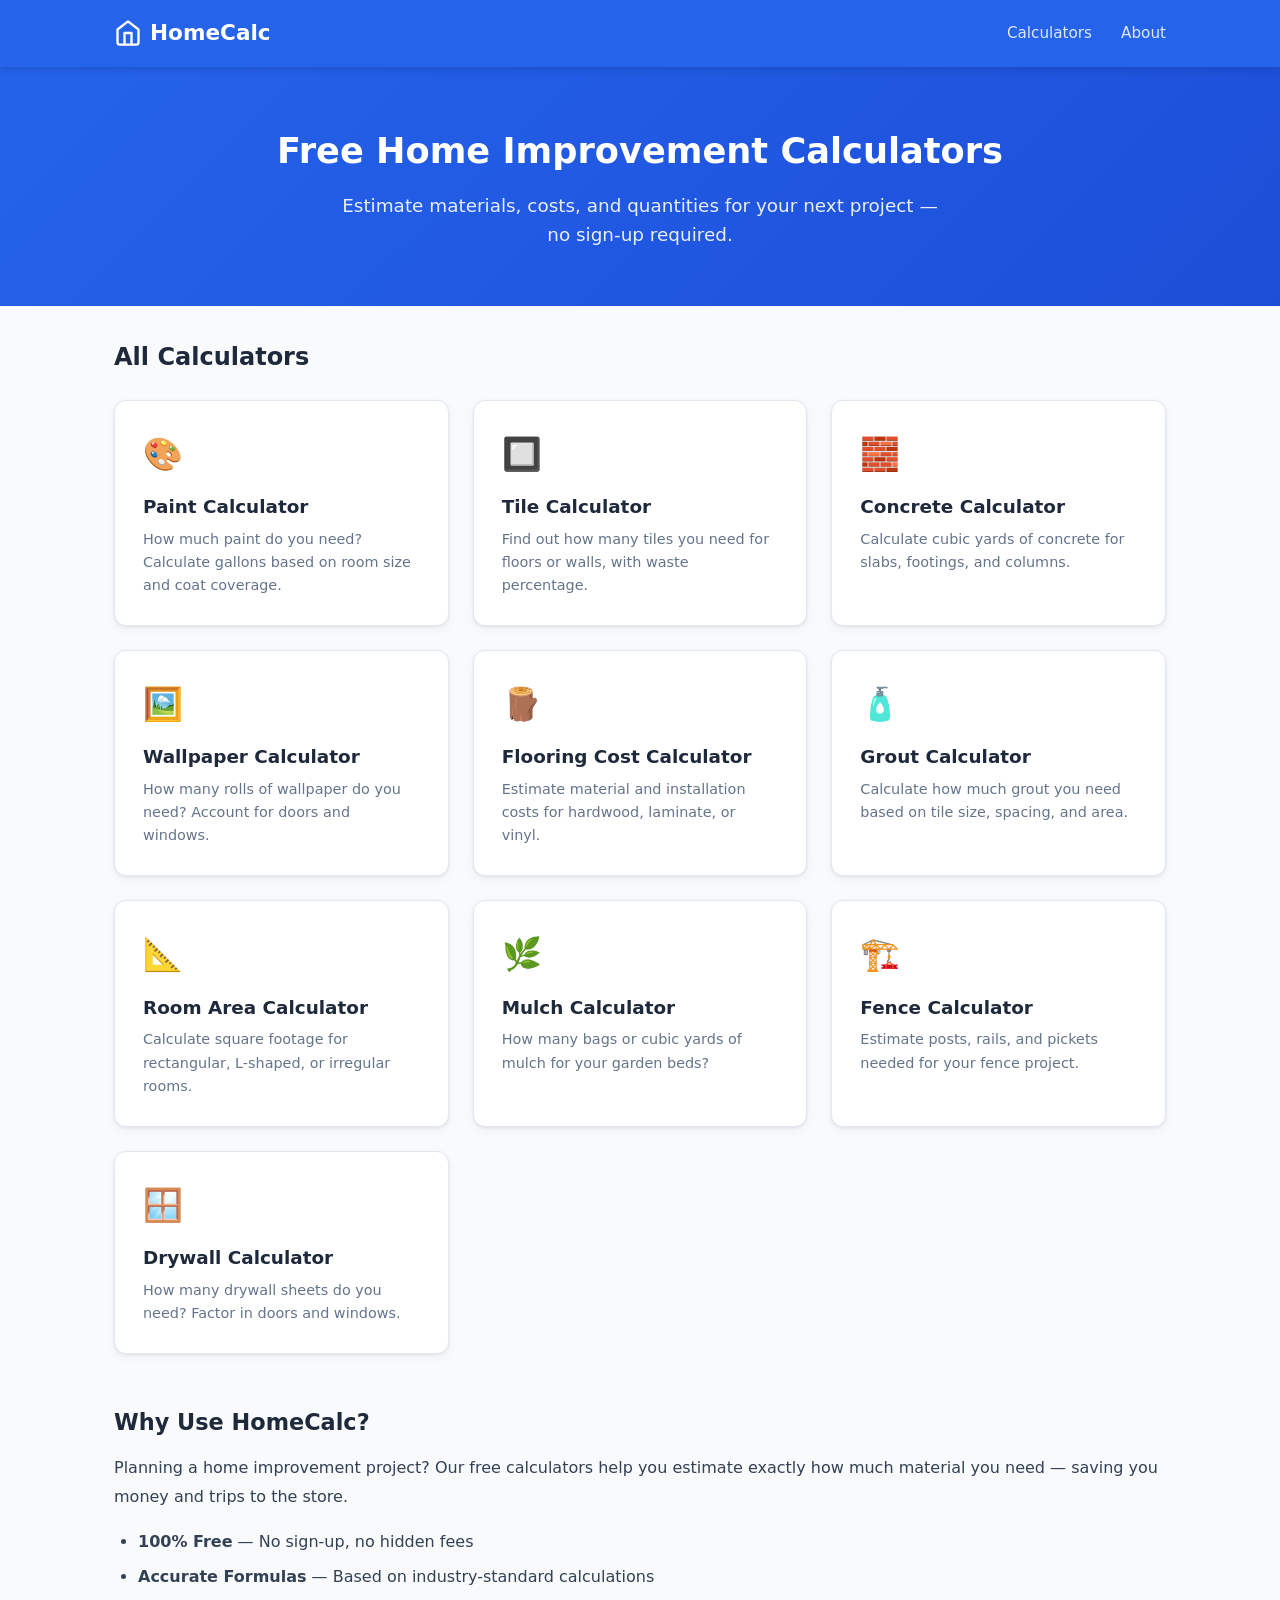
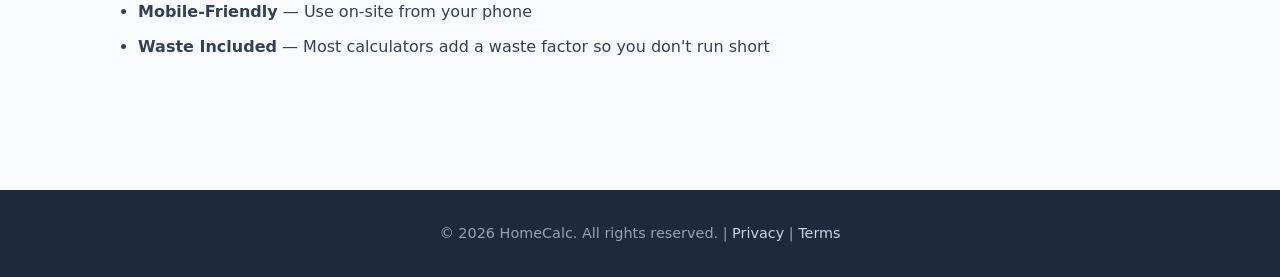
<file: index.html>
﻿<!DOCTYPE html>
<html lang="en">
<head>
  <meta charset="UTF-8">
  <meta name="viewport" content="width=device-width,initial-scale=1">
  <meta name="google-site-verification" content="Q2AYI2MsqWTyny8c1B74LeUb4-TZkfvewmYH_w3mawo" />
  <title>HomeCalc — Free Home Improvement Calculators</title>
  <meta name="description" content="Free online calculators for paint, tile, concrete, wallpaper, flooring, grout, mulch, fencing, and more. Plan your home project in seconds.">
    <link rel="icon" href="data:image/svg+xml,%3Csvg xmlns='http://www.w3.org/2000/svg' viewBox='0 0 100 100'%3E%3Ctext y='.9em' font-size='90'%3E%F0%9F%8F%A0%3C/text%3E%3C/svg%3E">
  <link rel="canonical" href="https://medabrigh93.github.io/homecalc-/">
  <meta property="og:type" content="website">
  <meta property="og:title" content="HomeCalc - Free Home Improvement Calculators">
  <meta property="og:description" content="Free online calculators for paint, tile, concrete, wallpaper, flooring, grout, mulch, fencing, and more.">
  <meta property="og:url" content="https://medabrigh93.github.io/homecalc-/">
  <meta property="og:site_name" content="HomeCalc">
  <meta name="twitter:card" content="summary">
  <meta name="twitter:title" content="HomeCalc - Free Home Improvement Calculators">
  <meta name="twitter:description" content="Free online calculators for paint, tile, concrete, wallpaper, flooring, grout, mulch, fencing, and more.">
  <link rel="stylesheet" href="css/style.css">
  <script type="application/ld+json">
  {
    "@context": "https://schema.org",
    "@type": "WebSite",
    "name": "HomeCalc",
    "url": "https://medabrigh93.github.io/homecalc-/",
    "description": "Free online home improvement calculators",
    "potentialAction": {
      "@type": "SearchAction",
      "target": "https://medabrigh93.github.io/homecalc-/?q={search_term_string}",
      "query-input": "required name=search_term_string"
    }
  }
  </script>
<!-- Google tag (gtag.js) -->
  <script async src="https://www.googletagmanager.com/gtag/js?id=G-N9TH2XX9B9"></script>
  <script>
    window.dataLayer = window.dataLayer || [];
    function gtag(){dataLayer.push(arguments);}
    gtag('js', new Date());
    gtag('config', 'G-N9TH2XX9B9');
  </script>
</head>
<body>

<header class="site-header">
  <div class="wrap">
    <a href="./" class="logo">
      <svg viewBox="0 0 24 24" fill="none" stroke="currentColor" stroke-width="2" stroke-linecap="round" stroke-linejoin="round"><path d="M3 9l9-7 9 7v11a2 2 0 0 1-2 2H5a2 2 0 0 1-2-2z"/><polyline points="9 22 9 12 15 12 15 22"/></svg>
      HomeCalc
    </a>
    <nav>
      <a href="./">Calculators</a>
      <a href="about.html">About</a>
    </nav>
  </div>
</header>

<section class="hero">
  <h1>Free Home Improvement Calculators</h1>
  <p>Estimate materials, costs, and quantities for your next project — no sign-up required.</p>
</section>

<main class="wrap">

  <!-- AD SLOT: Paste your AdSense code here --><div class="ad-slot"></div>

  <h2>All Calculators</h2>
  <div class="calc-grid">

    <a href="paint-calculator.html" class="calc-card">
      <div class="icon">🎨</div>
      <h2>Paint Calculator</h2>
      <p>How much paint do you need? Calculate gallons based on room size and coat coverage.</p>
    </a>

    <a href="tile-calculator.html" class="calc-card">
      <div class="icon">🔲</div>
      <h2>Tile Calculator</h2>
      <p>Find out how many tiles you need for floors or walls, with waste percentage.</p>
    </a>

    <a href="concrete-calculator.html" class="calc-card">
      <div class="icon">🧱</div>
      <h2>Concrete Calculator</h2>
      <p>Calculate cubic yards of concrete for slabs, footings, and columns.</p>
    </a>

    <a href="wallpaper-calculator.html" class="calc-card">
      <div class="icon">🖼️</div>
      <h2>Wallpaper Calculator</h2>
      <p>How many rolls of wallpaper do you need? Account for doors and windows.</p>
    </a>

    <a href="flooring-calculator.html" class="calc-card">
      <div class="icon">🪵</div>
      <h2>Flooring Cost Calculator</h2>
      <p>Estimate material and installation costs for hardwood, laminate, or vinyl.</p>
    </a>

    <a href="grout-calculator.html" class="calc-card">
      <div class="icon">🧴</div>
      <h2>Grout Calculator</h2>
      <p>Calculate how much grout you need based on tile size, spacing, and area.</p>
    </a>

    <a href="room-area-calculator.html" class="calc-card">
      <div class="icon">📐</div>
      <h2>Room Area Calculator</h2>
      <p>Calculate square footage for rectangular, L-shaped, or irregular rooms.</p>
    </a>

    <a href="mulch-calculator.html" class="calc-card">
      <div class="icon">🌿</div>
      <h2>Mulch Calculator</h2>
      <p>How many bags or cubic yards of mulch for your garden beds?</p>
    </a>

    <a href="fence-calculator.html" class="calc-card">
      <div class="icon">🏗️</div>
      <h2>Fence Calculator</h2>
      <p>Estimate posts, rails, and pickets needed for your fence project.</p>
    </a>

    <a href="drywall-calculator.html" class="calc-card">
      <div class="icon">🪟</div>
      <h2>Drywall Calculator</h2>
      <p>How many drywall sheets do you need? Factor in doors and windows.</p>
    </a>

  </div>

  <!-- AD SLOT: Paste your AdSense code here --><div class="ad-slot"></div>

  <section class="info-section">
    <h2>Why Use HomeCalc?</h2>
    <p>Planning a home improvement project? Our free calculators help you estimate exactly how much material you need — saving you money and trips to the store.</p>
    <ul>
      <li><strong>100% Free</strong> — No sign-up, no hidden fees</li>
      <li><strong>Accurate Formulas</strong> — Based on industry-standard calculations</li>
      <li><strong>Mobile-Friendly</strong> — Use on-site from your phone</li>
      <li><strong>Waste Included</strong> — Most calculators add a waste factor so you don't run short</li>
    </ul>
  </section>

</main>

<footer class="site-footer">
  <p>&copy; 2026 HomeCalc. All rights reserved. | <a href="privacy.html">Privacy</a> | <a href="terms.html">Terms</a></p>
</footer>

<script src="js/main.js" defer></script>
</body>
</html>
</file>
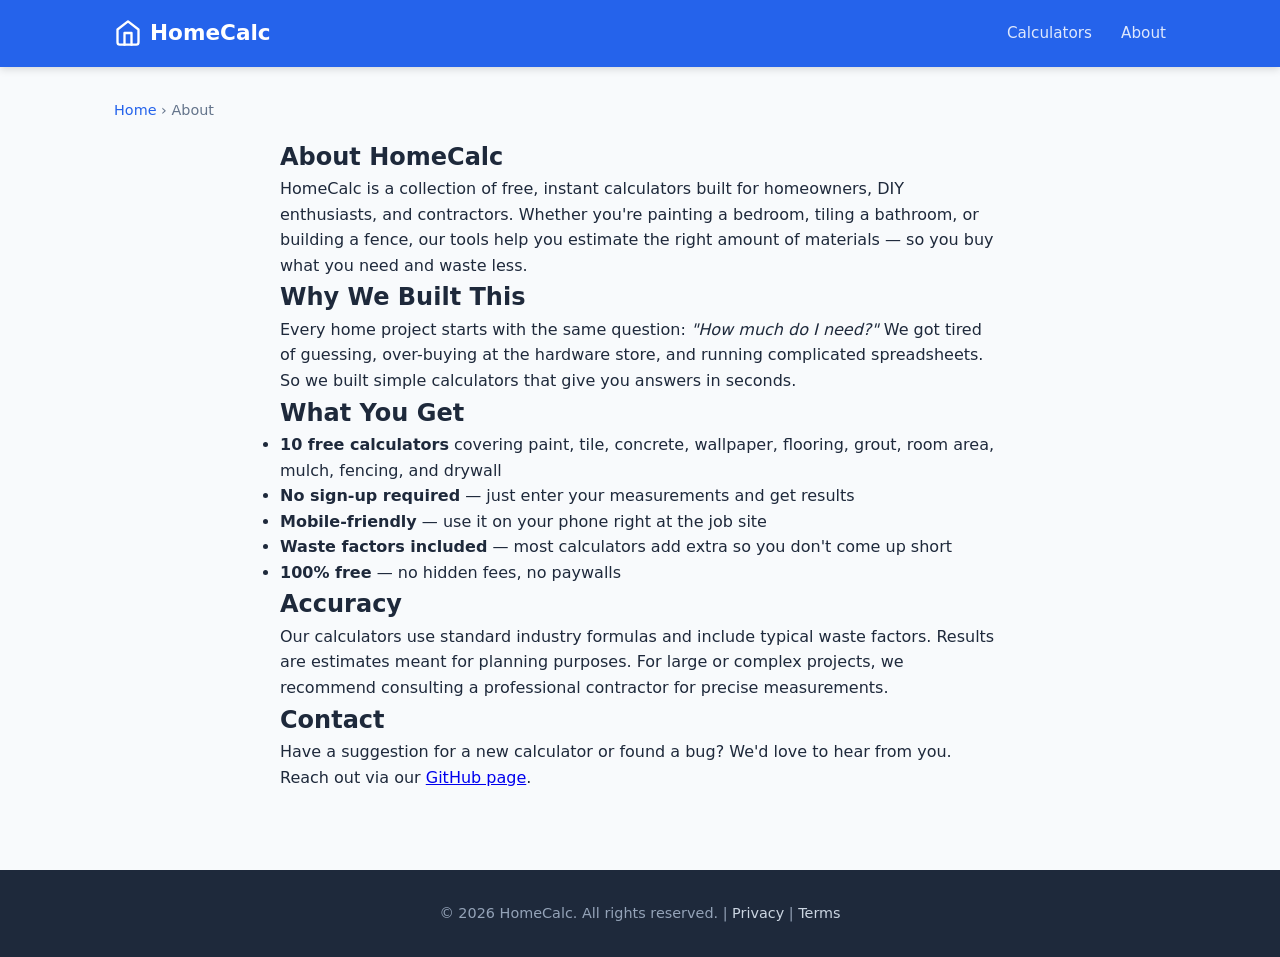
<file: about.html>
<!DOCTYPE html>
<html lang="en">
<head>
  <meta charset="UTF-8">
  <meta name="viewport" content="width=device-width,initial-scale=1">
  <meta name="google-site-verification" content="Q2AYI2MsqWTyny8c1B74LeUb4-TZkfvewmYH_w3mawo" />
  <title>About HomeCalc — Free Home Improvement Calculators</title>
  <meta name="description" content="Learn about HomeCalc — free, no-signup home improvement calculators for paint, tile, concrete, flooring, and more.">
  <link rel="icon" href="data:image/svg+xml,%3Csvg xmlns='http://www.w3.org/2000/svg' viewBox='0 0 100 100'%3E%3Ctext y='.9em' font-size='90'%3E%F0%9F%8F%A0%3C/text%3E%3C/svg%3E">
  <link rel="canonical" href="https://medabrigh93.github.io/homecalc-/about.html">
  <meta property="og:type" content="website">
  <meta property="og:title" content="About HomeCalc">
  <meta property="og:description" content="Free, no-signup home improvement calculators for paint, tile, concrete, flooring, and more.">
  <meta property="og:url" content="https://medabrigh93.github.io/homecalc-/about.html">
  <meta property="og:site_name" content="HomeCalc">
  <meta name="twitter:card" content="summary">
  <meta name="twitter:title" content="About HomeCalc">
  <meta name="twitter:description" content="Free, no-signup home improvement calculators for paint, tile, concrete, flooring, and more.">
  <link rel="stylesheet" href="css/style.css">
  <!-- Google tag (gtag.js) -->
  <script async src="https://www.googletagmanager.com/gtag/js?id=G-N9TH2XX9B9"></script>
  <script>
    window.dataLayer = window.dataLayer || [];
    function gtag(){dataLayer.push(arguments);}
    gtag('js', new Date());
    gtag('config', 'G-N9TH2XX9B9');
  </script>
</head>
<body>

<header class="site-header">
  <div class="wrap">
    <a href="./" class="logo">
      <svg viewBox="0 0 24 24" fill="none" stroke="currentColor" stroke-width="2" stroke-linecap="round" stroke-linejoin="round"><path d="M3 9l9-7 9 7v11a2 2 0 0 1-2 2H5a2 2 0 0 1-2-2z"/><polyline points="9 22 9 12 15 12 15 22"/></svg>
      HomeCalc
    </a>
    <nav>
      <a href="./">Calculators</a>
      <a href="about.html">About</a>
    </nav>
  </div>
</header>

<main class="wrap">
  <div class="breadcrumb"><a href="./">Home</a> &rsaquo; About</div>

  <section class="calc-section" style="max-width:720px;margin:0 auto">
    <h1>About HomeCalc</h1>

    <p>HomeCalc is a collection of free, instant calculators built for homeowners, DIY enthusiasts, and contractors. Whether you're painting a bedroom, tiling a bathroom, or building a fence, our tools help you estimate the right amount of materials — so you buy what you need and waste less.</p>

    <h2>Why We Built This</h2>
    <p>Every home project starts with the same question: <em>"How much do I need?"</em> We got tired of guessing, over-buying at the hardware store, and running complicated spreadsheets. So we built simple calculators that give you answers in seconds.</p>

    <h2>What You Get</h2>
    <ul>
      <li><strong>10 free calculators</strong> covering paint, tile, concrete, wallpaper, flooring, grout, room area, mulch, fencing, and drywall</li>
      <li><strong>No sign-up required</strong> — just enter your measurements and get results</li>
      <li><strong>Mobile-friendly</strong> — use it on your phone right at the job site</li>
      <li><strong>Waste factors included</strong> — most calculators add extra so you don't come up short</li>
      <li><strong>100% free</strong> — no hidden fees, no paywalls</li>
    </ul>

    <h2>Accuracy</h2>
    <p>Our calculators use standard industry formulas and include typical waste factors. Results are estimates meant for planning purposes. For large or complex projects, we recommend consulting a professional contractor for precise measurements.</p>

    <h2>Contact</h2>
    <p>Have a suggestion for a new calculator or found a bug? We'd love to hear from you. Reach out via our <a href="https://github.com/medabrigh93/homecalc-/issues" rel="noopener" target="_blank">GitHub page</a>.</p>
  </section>
</main>

<footer class="site-footer">
  <p>&copy; 2026 HomeCalc. All rights reserved. | <a href="privacy.html">Privacy</a> | <a href="terms.html">Terms</a></p>
</footer>

<script src="js/main.js" defer></script>
</body>
</html>
</file>
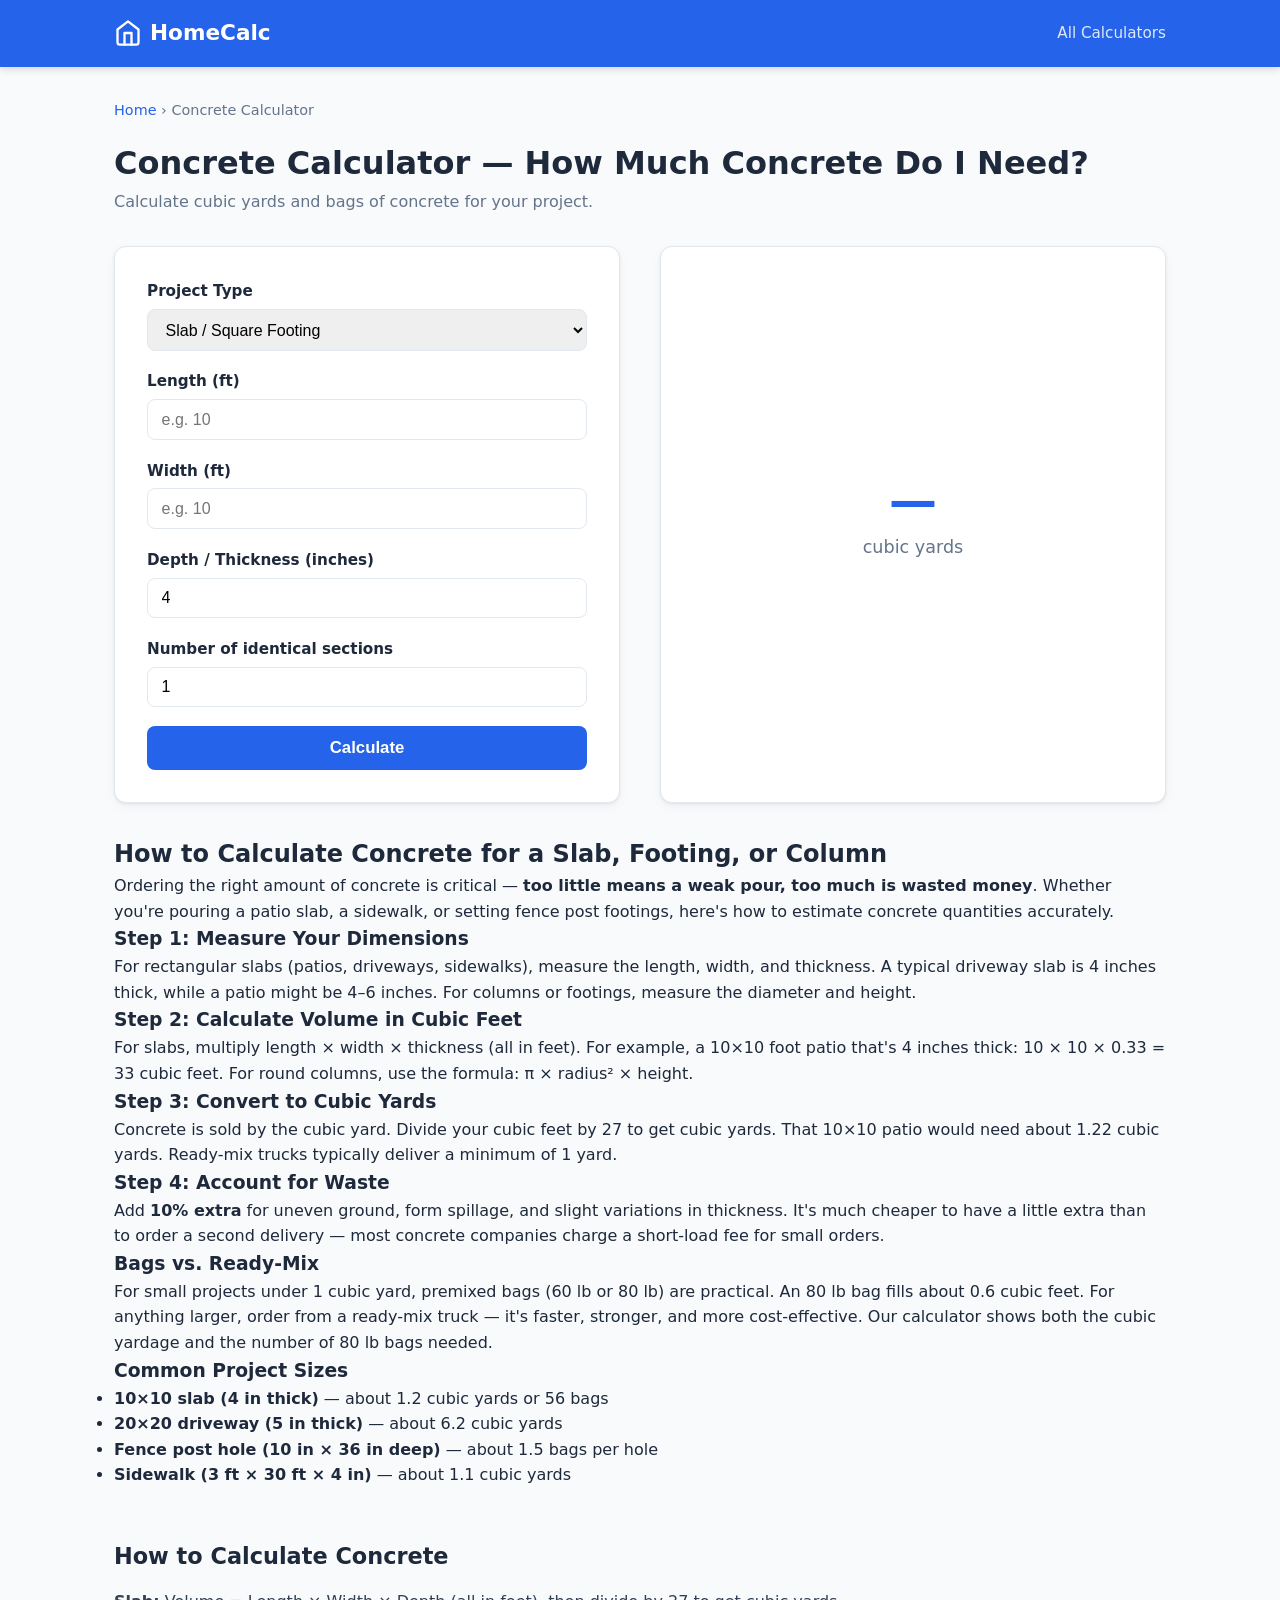
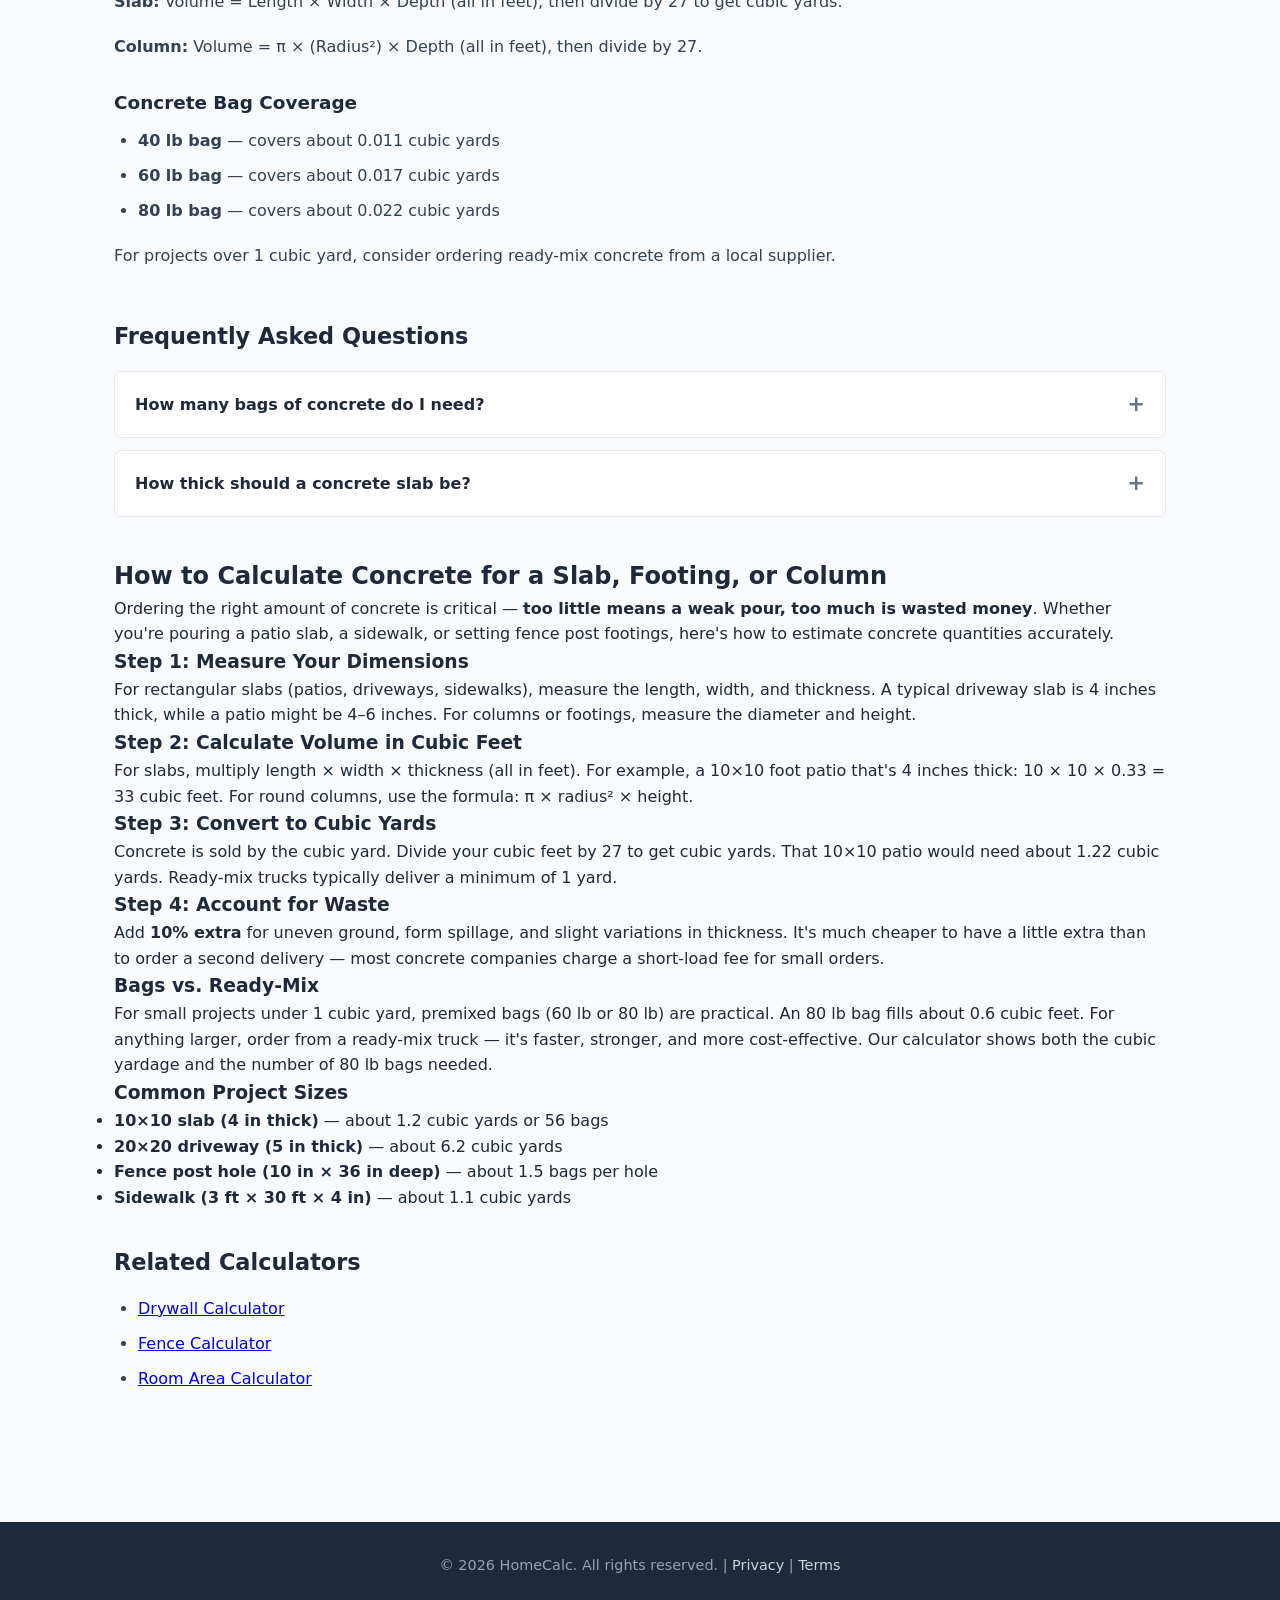
<file: concrete-calculator.html>
﻿<!DOCTYPE html>
<html lang="en">
<head>
  <meta charset="UTF-8">
  <meta name="viewport" content="width=device-width,initial-scale=1">
  <meta name="google-site-verification" content="Q2AYI2MsqWTyny8c1B74LeUb4-TZkfvewmYH_w3mawo" />
  <title>Concrete Calculator — How Much Concrete Do I Need? | HomeCalc</title>
  <meta name="description" content="How much concrete do I need for a slab, footing, or column? Enter dimensions to calculate cubic yards and 80 lb bags. Free concrete calculator.">
    <link rel="icon" href="data:image/svg+xml,%3Csvg xmlns='http://www.w3.org/2000/svg' viewBox='0 0 100 100'%3E%3Ctext y='.9em' font-size='90'%3E%F0%9F%8F%A0%3C/text%3E%3C/svg%3E">
  <link rel="canonical" href="https://medabrigh93.github.io/homecalc-/concrete-calculator.html">
  <meta property="og:type" content="website">
  <meta property="og:title" content="Concrete Calculator - How Much Concrete Do I Need?">
  <meta property="og:description" content="Calculate cubic yards of concrete for slabs, footings, and columns. Enter dimensions and get instant results.">
  <meta property="og:url" content="https://medabrigh93.github.io/homecalc-/concrete-calculator.html">
  <meta property="og:site_name" content="HomeCalc">
  <meta name="twitter:card" content="summary">
  <meta name="twitter:title" content="Concrete Calculator - How Much Concrete Do I Need?">
  <meta name="twitter:description" content="Calculate cubic yards of concrete for slabs, footings, and columns. Enter dimensions and get instant results.">
  <link rel="stylesheet" href="css/style.css">
  <script type="application/ld+json">
  {
  "@context": "https://schema.org",
  "@type": "FAQPage",
  "mainEntity": [
    {
      "@type": "Question",
      "name": "How many bags of concrete do I need?",
      "acceptedAnswer": {
        "@type": "Answer",
        "text": "Divide your total cubic yards by the bag coverage. For example, 1 cubic yard needs about 45 bags of 80 lb concrete mix."
      }
    },
    {
      "@type": "Question",
      "name": "How thick should a concrete slab be?",
      "acceptedAnswer": {
        "@type": "Answer",
        "text": "Standard patios and walkways: 4 inches. Driveways: 5-6 inches. Garage floors: 6 inches minimum."
      }
    }
  ]
}
  </script>
  <script type="application/ld+json">
  {
  "@context": "https://schema.org",
  "@type": "BreadcrumbList",
  "itemListElement": [
    {
      "@type": "ListItem",
      "position": 1,
      "name": "Home",
      "item": "https://medabrigh93.github.io/homecalc-/"
    },
    {
      "@type": "ListItem",
      "position": 2,
      "name": "Concrete Calculator",
      "item": "https://medabrigh93.github.io/homecalc-/concrete-calculator.html"
    }
  ]
}
  </script>
<!-- Google tag (gtag.js) -->
  <script async src="https://www.googletagmanager.com/gtag/js?id=G-N9TH2XX9B9"></script>
  <script>
    window.dataLayer = window.dataLayer || [];
    function gtag(){dataLayer.push(arguments);}
    gtag('js', new Date());
    gtag('config', 'G-N9TH2XX9B9');
  </script>
</head>
<body>

<header class="site-header">
  <div class="wrap">
    <a href="./" class="logo">
      <svg viewBox="0 0 24 24" fill="none" stroke="currentColor" stroke-width="2" stroke-linecap="round" stroke-linejoin="round"><path d="M3 9l9-7 9 7v11a2 2 0 0 1-2 2H5a2 2 0 0 1-2-2z"/><polyline points="9 22 9 12 15 12 15 22"/></svg>
      HomeCalc
    </a>
    <nav><a href="./">All Calculators</a></nav>
  </div>
</header>

<main class="wrap">
  <div class="breadcrumb"><a href="./">Home</a> &rsaquo; Concrete Calculator</div>

  <h1>Concrete Calculator — How Much Concrete Do I Need?</h1>
  <p style="color:var(--muted);margin-bottom:1.5rem">Calculate cubic yards and bags of concrete for your project.</p>

  <div class="calc-page">
    <div class="calc-form">
      <label for="shape">Project Type</label>
      <select id="shape" onchange="toggleShape()">
        <option value="slab">Slab / Square Footing</option>
        <option value="column">Round Column / Post Hole</option>
      </select>

      <div id="slab-fields">
        <label for="slabL">Length (ft)</label>
        <input type="number" id="slabL" placeholder="e.g. 10" min="0" step="0.1">

        <label for="slabW">Width (ft)</label>
        <input type="number" id="slabW" placeholder="e.g. 10" min="0" step="0.1">
      </div>

      <div id="column-fields" style="display:none">
        <label for="diameter">Diameter (inches)</label>
        <input type="number" id="diameter" placeholder="e.g. 12" min="0" step="0.1">
      </div>

      <label for="depth">Depth / Thickness (inches)</label>
      <input type="number" id="depth" placeholder="e.g. 4" min="0" step="0.1" value="4">

      <label for="quantity">Number of identical sections</label>
      <input type="number" id="quantity" value="1" min="1">

      <button class="btn" onclick="calculateConcrete()">Calculate</button>
    </div>

    <div class="calc-result">
      <div class="big-number" id="result-yards">—</div>
      <div class="unit">cubic yards</div>
      <div class="detail" id="result-detail"></div>
    </div>
  </div>


  <section class="calc-section" style="margin-top:2rem">
    <h2>How to Calculate Concrete for a Slab, Footing, or Column</h2>
    <p>Ordering the right amount of concrete is critical — <strong>too little means a weak pour, too much is wasted money</strong>. Whether you're pouring a patio slab, a sidewalk, or setting fence post footings, here's how to estimate concrete quantities accurately.</p>
    <h3>Step 1: Measure Your Dimensions</h3>
    <p>For rectangular slabs (patios, driveways, sidewalks), measure the length, width, and thickness. A typical driveway slab is 4 inches thick, while a patio might be 4&ndash;6 inches. For columns or footings, measure the diameter and height.</p>
    <h3>Step 2: Calculate Volume in Cubic Feet</h3>
    <p>For slabs, multiply length &times; width &times; thickness (all in feet). For example, a 10&times;10 foot patio that's 4 inches thick: 10 &times; 10 &times; 0.33 = 33 cubic feet. For round columns, use the formula: &pi; &times; radius&sup2; &times; height.</p>
    <h3>Step 3: Convert to Cubic Yards</h3>
    <p>Concrete is sold by the cubic yard. Divide your cubic feet by 27 to get cubic yards. That 10&times;10 patio would need about 1.22 cubic yards. Ready-mix trucks typically deliver a minimum of 1 yard.</p>
    <h3>Step 4: Account for Waste</h3>
    <p>Add <strong>10% extra</strong> for uneven ground, form spillage, and slight variations in thickness. It's much cheaper to have a little extra than to order a second delivery — most concrete companies charge a short-load fee for small orders.</p>
    <h3>Bags vs. Ready-Mix</h3>
    <p>For small projects under 1 cubic yard, premixed bags (60 lb or 80 lb) are practical. An 80 lb bag fills about 0.6 cubic feet. For anything larger, order from a ready-mix truck — it's faster, stronger, and more cost-effective. Our calculator shows both the cubic yardage and the number of 80 lb bags needed.</p>
    <h3>Common Project Sizes</h3>
    <ul>
      <li><strong>10&times;10 slab (4 in thick)</strong> — about 1.2 cubic yards or 56 bags</li>
      <li><strong>20&times;20 driveway (5 in thick)</strong> — about 6.2 cubic yards</li>
      <li><strong>Fence post hole (10 in &times; 36 in deep)</strong> — about 1.5 bags per hole</li>
      <li><strong>Sidewalk (3 ft &times; 30 ft &times; 4 in)</strong> — about 1.1 cubic yards</li>
    </ul>
  </section>

  <!-- AD SLOT: Paste your AdSense code here --><div class="ad-slot"></div>

  <section class="info-section">
    <h2>How to Calculate Concrete</h2>
    <p><strong>Slab:</strong> Volume = Length × Width × Depth (all in feet), then divide by 27 to get cubic yards.</p>
    <p><strong>Column:</strong> Volume = π × (Radius²) × Depth (all in feet), then divide by 27.</p>

    <h3>Concrete Bag Coverage</h3>
    <ul>
      <li><strong>40 lb bag</strong> — covers about 0.011 cubic yards</li>
      <li><strong>60 lb bag</strong> — covers about 0.017 cubic yards</li>
      <li><strong>80 lb bag</strong> — covers about 0.022 cubic yards</li>
    </ul>
    <p>For projects over 1 cubic yard, consider ordering ready-mix concrete from a local supplier.</p>
  </section>

  <section class="faq">
    <h2>Frequently Asked Questions</h2>
    <div class="faq-item">
      <div class="faq-q">How many bags of concrete do I need?</div>
      <div class="faq-a">Divide your total cubic yards by the bag coverage. For example, 1 cubic yard needs about 45 bags of 80 lb concrete mix.</div>
    </div>
    <div class="faq-item">
      <div class="faq-q">How thick should a concrete slab be?</div>
      <div class="faq-a">Standard patios and walkways: 4 inches. Driveways: 5–6 inches. Garage floors: 6 inches minimum.</div>
    </div>
  </section>


  <section class="calc-section" style="margin-top:2rem">
    <h2>How to Calculate Concrete for a Slab, Footing, or Column</h2>
    <p>Ordering the right amount of concrete is critical — <strong>too little means a weak pour, too much is wasted money</strong>. Whether you're pouring a patio slab, a sidewalk, or setting fence post footings, here's how to estimate concrete quantities accurately.</p>
    <h3>Step 1: Measure Your Dimensions</h3>
    <p>For rectangular slabs (patios, driveways, sidewalks), measure the length, width, and thickness. A typical driveway slab is 4 inches thick, while a patio might be 4&ndash;6 inches. For columns or footings, measure the diameter and height.</p>
    <h3>Step 2: Calculate Volume in Cubic Feet</h3>
    <p>For slabs, multiply length &times; width &times; thickness (all in feet). For example, a 10&times;10 foot patio that's 4 inches thick: 10 &times; 10 &times; 0.33 = 33 cubic feet. For round columns, use the formula: &pi; &times; radius&sup2; &times; height.</p>
    <h3>Step 3: Convert to Cubic Yards</h3>
    <p>Concrete is sold by the cubic yard. Divide your cubic feet by 27 to get cubic yards. That 10&times;10 patio would need about 1.22 cubic yards. Ready-mix trucks typically deliver a minimum of 1 yard.</p>
    <h3>Step 4: Account for Waste</h3>
    <p>Add <strong>10% extra</strong> for uneven ground, form spillage, and slight variations in thickness. It's much cheaper to have a little extra than to order a second delivery — most concrete companies charge a short-load fee for small orders.</p>
    <h3>Bags vs. Ready-Mix</h3>
    <p>For small projects under 1 cubic yard, premixed bags (60 lb or 80 lb) are practical. An 80 lb bag fills about 0.6 cubic feet. For anything larger, order from a ready-mix truck — it's faster, stronger, and more cost-effective. Our calculator shows both the cubic yardage and the number of 80 lb bags needed.</p>
    <h3>Common Project Sizes</h3>
    <ul>
      <li><strong>10&times;10 slab (4 in thick)</strong> — about 1.2 cubic yards or 56 bags</li>
      <li><strong>20&times;20 driveway (5 in thick)</strong> — about 6.2 cubic yards</li>
      <li><strong>Fence post hole (10 in &times; 36 in deep)</strong> — about 1.5 bags per hole</li>
      <li><strong>Sidewalk (3 ft &times; 30 ft &times; 4 in)</strong> — about 1.1 cubic yards</li>
    </ul>
  </section>

  <!-- AD SLOT: Paste your AdSense code here --><div class="ad-slot"></div>

  <section class="info-section" style="margin-top:2rem">
    <h2>Related Calculators</h2>
    <ul>
    <li><a href="drywall-calculator.html">Drywall Calculator</a></li>
    <li><a href="fence-calculator.html">Fence Calculator</a></li>
    <li><a href="room-area-calculator.html">Room Area Calculator</a></li>
    </ul>
  </section>
</main>

<footer class="site-footer">
  <p>&copy; 2026 HomeCalc. All rights reserved. | <a href="privacy.html">Privacy</a> | <a href="terms.html">Terms</a></p>
</footer>

<script src="js/main.js" defer></script>
<script>
function toggleShape() {
  const shape = document.getElementById('shape').value;
  document.getElementById('slab-fields').style.display = shape === 'slab' ? '' : 'none';
  document.getElementById('column-fields').style.display = shape === 'column' ? '' : 'none';
}

function calculateConcrete() {
  const shape = document.getElementById('shape').value;
  const depthFt = getVal('depth') / 12;
  const qty = getVal('quantity') || 1;
  let volumeFt3;

  if (shape === 'slab') {
    volumeFt3 = getVal('slabL') * getVal('slabW') * depthFt;
  } else {
    const radiusFt = (getVal('diameter') / 2) / 12;
    volumeFt3 = Math.PI * radiusFt * radiusFt * depthFt;
  }

  volumeFt3 *= qty;
  const cubicYards = volumeFt3 / 27;
  const withWaste = cubicYards * 1.1;
  const bags80 = Math.ceil(withWaste / 0.022);
  const bags60 = Math.ceil(withWaste / 0.017);

  setResult('result-yards', withWaste.toFixed(2));
  document.getElementById('result-detail').innerHTML =
    `Volume: ${volumeFt3.toFixed(1)} cu ft<br>` +
    `Exact: ${cubicYards.toFixed(2)} cu yd<br>` +
    `With 10% waste: ${withWaste.toFixed(2)} cu yd<br>` +
    `≈ ${bags80} bags (80 lb) or ${bags60} bags (60 lb)`;
}
</script>
</body>
</html>
</file>
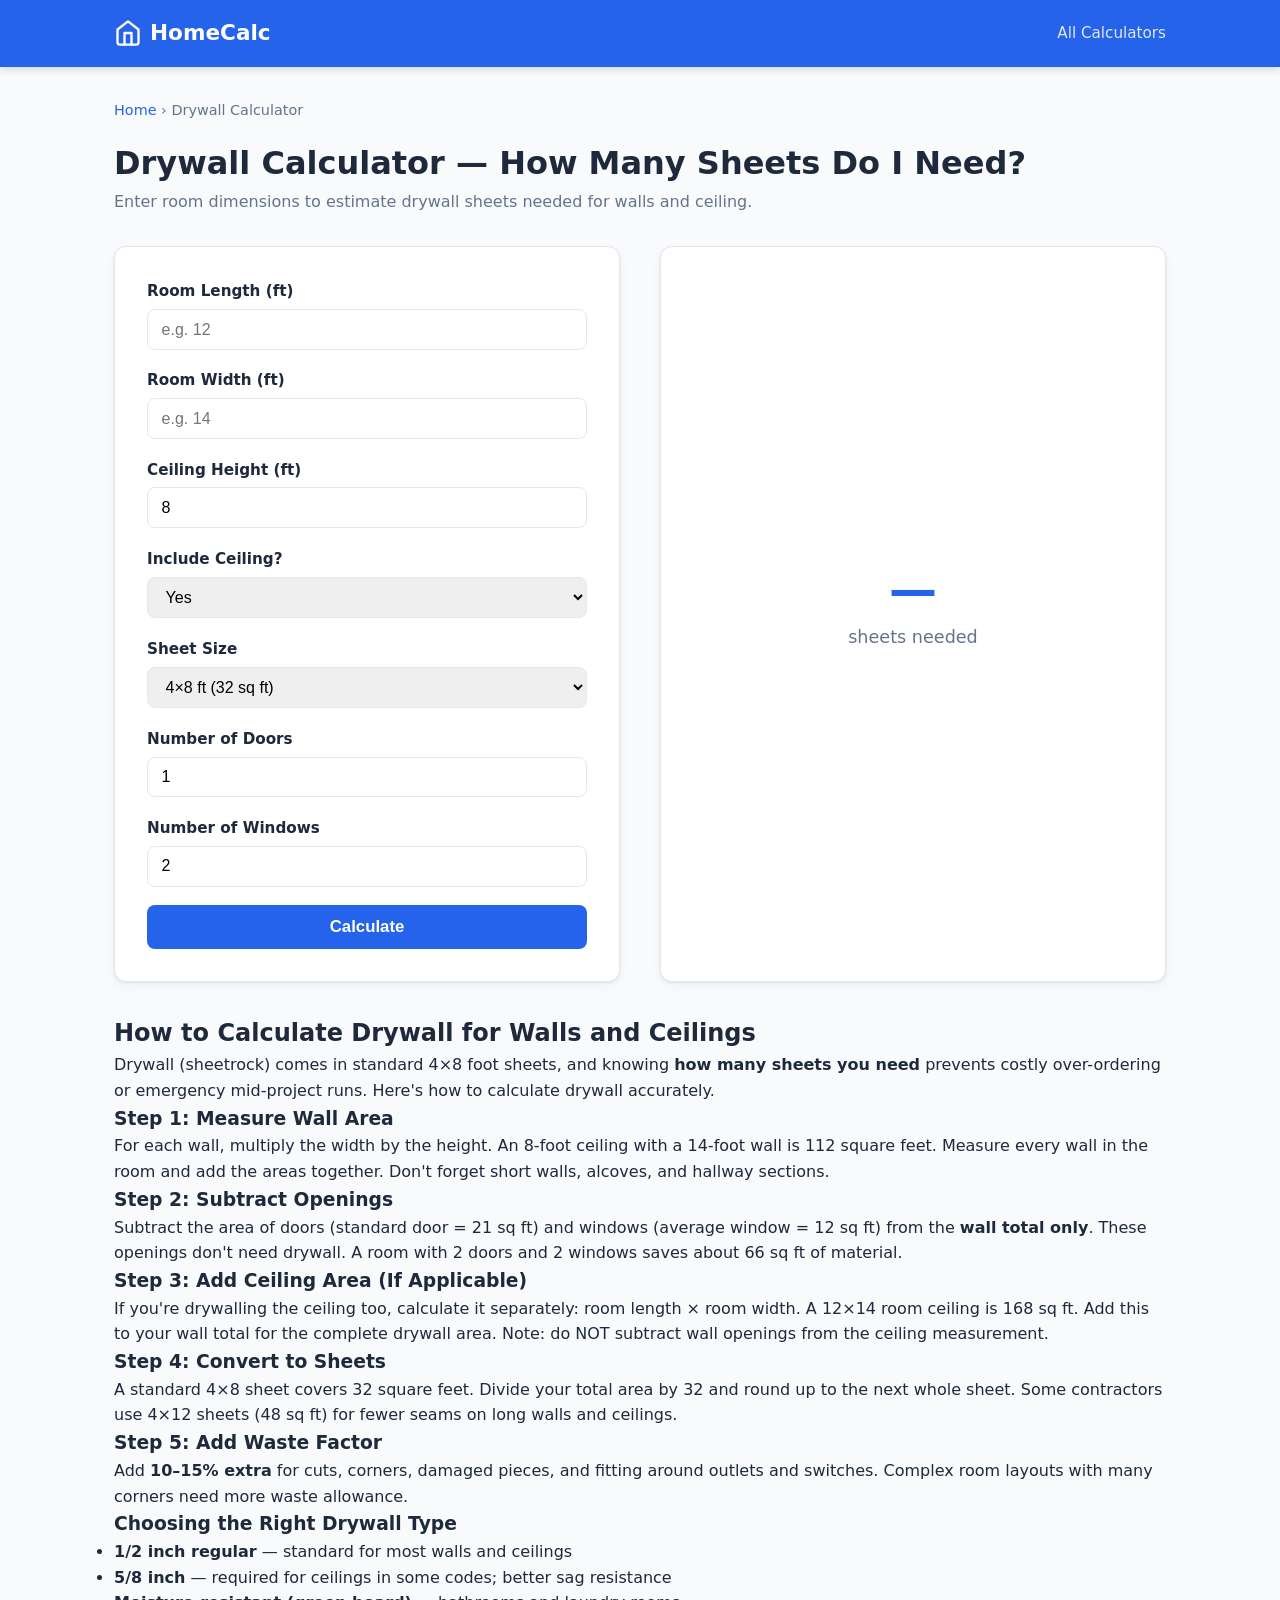
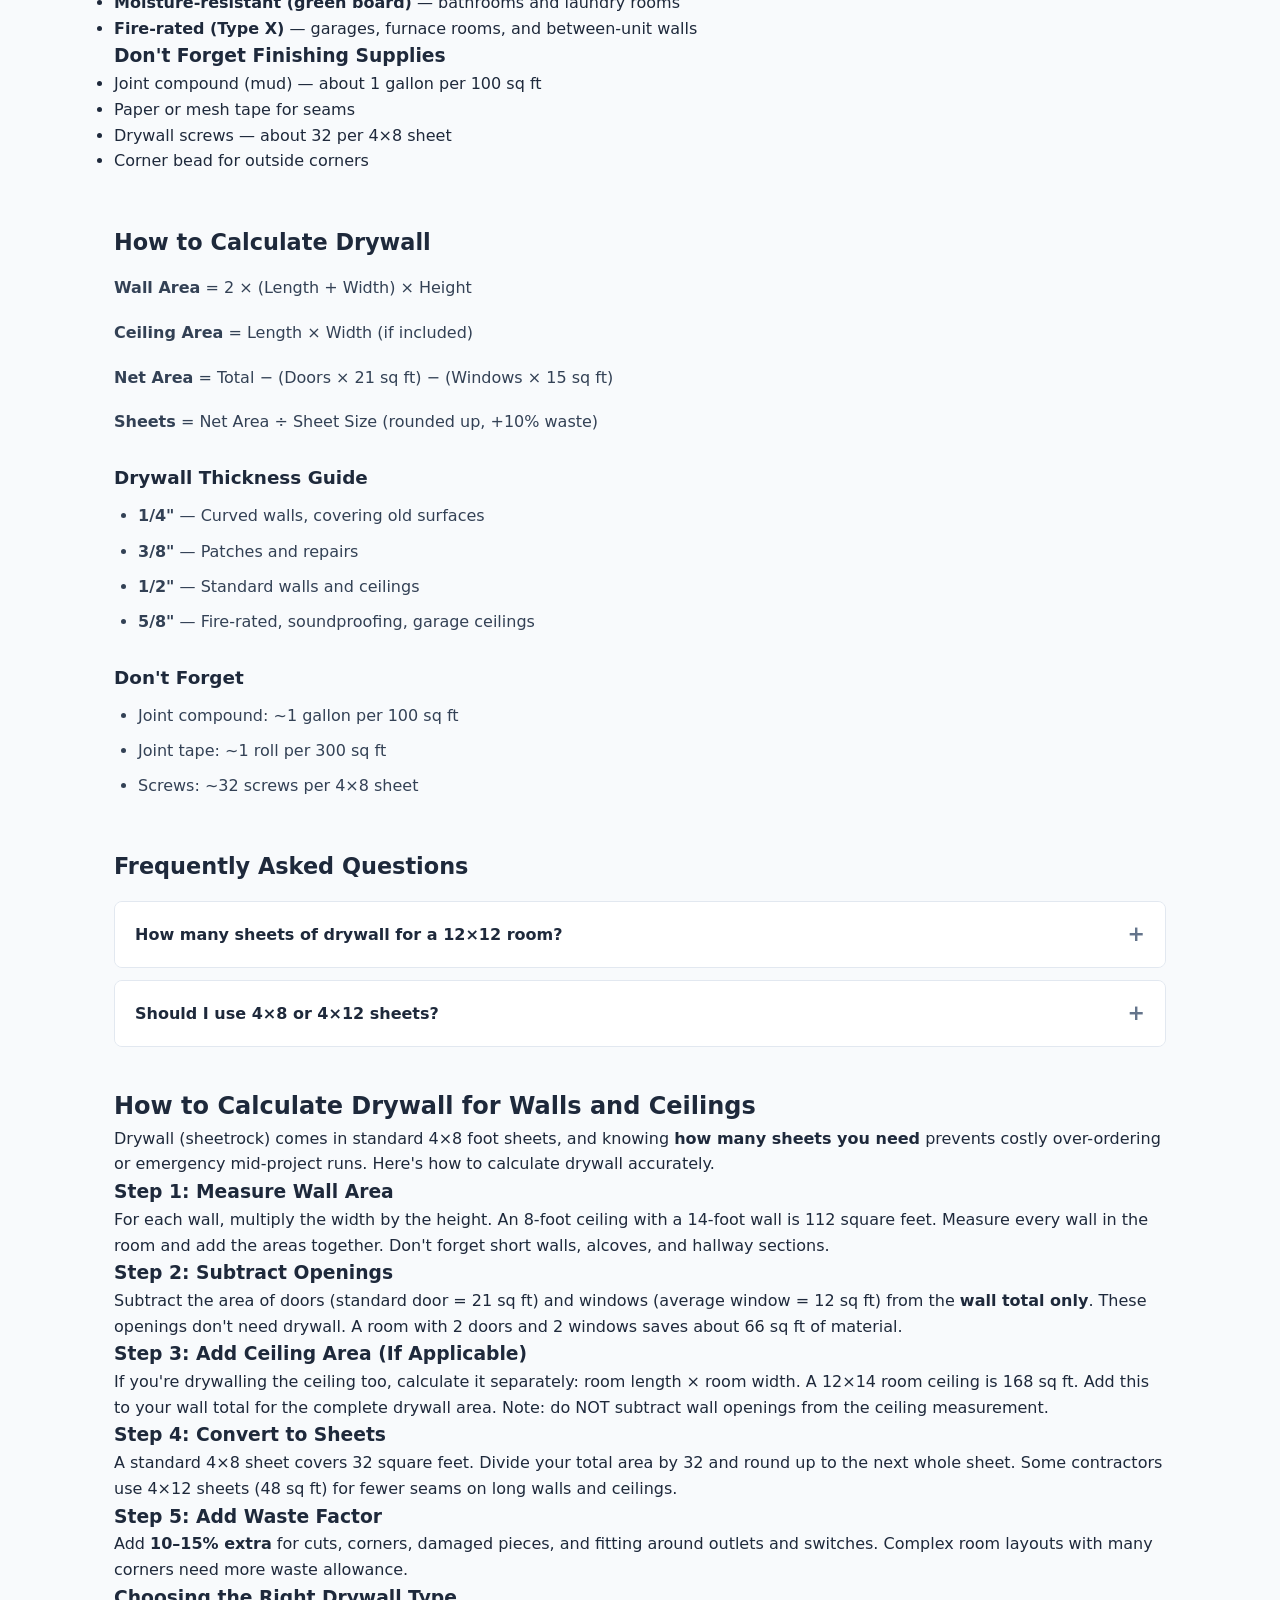
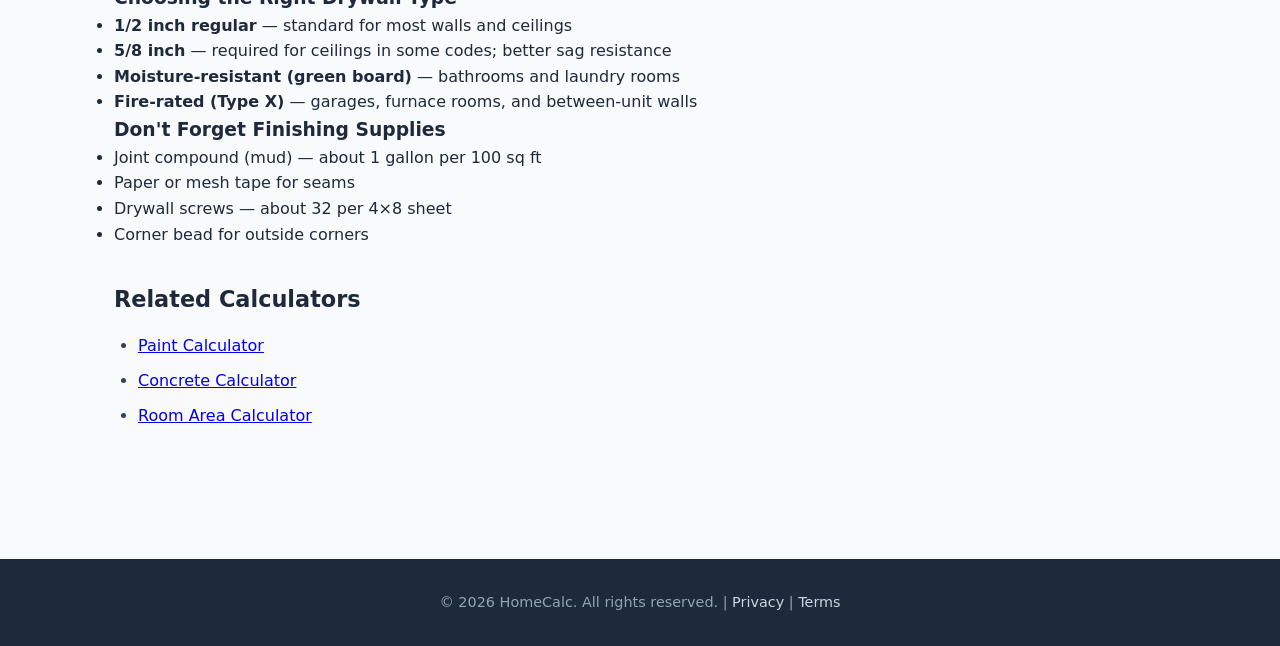
<file: drywall-calculator.html>
﻿<!DOCTYPE html>
<html lang="en">
<head>
  <meta charset="UTF-8">
  <meta name="viewport" content="width=device-width,initial-scale=1">
  <meta name="google-site-verification" content="Q2AYI2MsqWTyny8c1B74LeUb4-TZkfvewmYH_w3mawo" />
  <title>Drywall Calculator — How Many Sheets Do I Need? | HomeCalc</title>
  <meta name="description" content="How many sheets of drywall do I need? Calculate 4x8 sheets for walls and ceilings with door and window deductions. Free drywall calculator.">
    <link rel="icon" href="data:image/svg+xml,%3Csvg xmlns='http://www.w3.org/2000/svg' viewBox='0 0 100 100'%3E%3Ctext y='.9em' font-size='90'%3E%F0%9F%8F%A0%3C/text%3E%3C/svg%3E">
  <link rel="canonical" href="https://medabrigh93.github.io/homecalc-/drywall-calculator.html">
  <meta property="og:type" content="website">
  <meta property="og:title" content="Drywall Calculator - How Many Sheets Do I Need?">
  <meta property="og:description" content="Calculate how many drywall sheets you need for walls and ceilings. Accounts for doors and windows.">
  <meta property="og:url" content="https://medabrigh93.github.io/homecalc-/drywall-calculator.html">
  <meta property="og:site_name" content="HomeCalc">
  <meta name="twitter:card" content="summary">
  <meta name="twitter:title" content="Drywall Calculator - How Many Sheets Do I Need?">
  <meta name="twitter:description" content="Calculate how many drywall sheets you need for walls and ceilings. Accounts for doors and windows.">
  <link rel="stylesheet" href="css/style.css">
  <script type="application/ld+json">
  {
  "@context": "https://schema.org",
  "@type": "FAQPage",
  "mainEntity": [
    {
      "@type": "Question",
      "name": "How many sheets of drywall for a 12x12 room?",
      "acceptedAnswer": {
        "@type": "Answer",
        "text": "Walls only (8 ft ceiling): about 12 sheets of 4x8. Including ceiling: about 17 sheets."
      }
    },
    {
      "@type": "Question",
      "name": "Should I use 4x8 or 4x12 sheets?",
      "acceptedAnswer": {
        "@type": "Answer",
        "text": "4x12 sheets create fewer joints but are heavier. Use 4x8 for DIY and 4x12 for professional installs."
      }
    }
  ]
}
  </script>
  <script type="application/ld+json">
  {
  "@context": "https://schema.org",
  "@type": "BreadcrumbList",
  "itemListElement": [
    {
      "@type": "ListItem",
      "position": 1,
      "name": "Home",
      "item": "https://medabrigh93.github.io/homecalc-/"
    },
    {
      "@type": "ListItem",
      "position": 2,
      "name": "Drywall Calculator",
      "item": "https://medabrigh93.github.io/homecalc-/drywall-calculator.html"
    }
  ]
}
  </script>
<!-- Google tag (gtag.js) -->
  <script async src="https://www.googletagmanager.com/gtag/js?id=G-N9TH2XX9B9"></script>
  <script>
    window.dataLayer = window.dataLayer || [];
    function gtag(){dataLayer.push(arguments);}
    gtag('js', new Date());
    gtag('config', 'G-N9TH2XX9B9');
  </script>
</head>
<body>

<header class="site-header">
  <div class="wrap">
    <a href="./" class="logo">
      <svg viewBox="0 0 24 24" fill="none" stroke="currentColor" stroke-width="2" stroke-linecap="round" stroke-linejoin="round"><path d="M3 9l9-7 9 7v11a2 2 0 0 1-2 2H5a2 2 0 0 1-2-2z"/><polyline points="9 22 9 12 15 12 15 22"/></svg>
      HomeCalc
    </a>
    <nav><a href="./">All Calculators</a></nav>
  </div>
</header>

<main class="wrap">
  <div class="breadcrumb"><a href="./">Home</a> &rsaquo; Drywall Calculator</div>

  <h1>Drywall Calculator — How Many Sheets Do I Need?</h1>
  <p style="color:var(--muted);margin-bottom:1.5rem">Enter room dimensions to estimate drywall sheets needed for walls and ceiling.</p>

  <div class="calc-page">
    <div class="calc-form">
      <label for="roomL">Room Length (ft)</label>
      <input type="number" id="roomL" placeholder="e.g. 12" min="0" step="0.1">

      <label for="roomW">Room Width (ft)</label>
      <input type="number" id="roomW" placeholder="e.g. 14" min="0" step="0.1">

      <label for="roomH">Ceiling Height (ft)</label>
      <input type="number" id="roomH" value="8" min="0" step="0.1">

      <label for="doCeiling">Include Ceiling?</label>
      <select id="doCeiling">
        <option value="yes">Yes</option>
        <option value="no">No — walls only</option>
      </select>

      <label for="sheetSize">Sheet Size</label>
      <select id="sheetSize">
        <option value="32">4×8 ft (32 sq ft)</option>
        <option value="48">4×12 ft (48 sq ft)</option>
      </select>

      <label for="doors">Number of Doors</label>
      <input type="number" id="doors" value="1" min="0">

      <label for="windows">Number of Windows</label>
      <input type="number" id="windows" value="2" min="0">

      <button class="btn" onclick="calculateDrywall()">Calculate</button>
    </div>

    <div class="calc-result">
      <div class="big-number" id="result-sheets">—</div>
      <div class="unit">sheets needed</div>
      <div class="detail" id="result-detail"></div>
    </div>
  </div>


  <section class="calc-section" style="margin-top:2rem">
    <h2>How to Calculate Drywall for Walls and Ceilings</h2>
    <p>Drywall (sheetrock) comes in standard 4&times;8 foot sheets, and knowing <strong>how many sheets you need</strong> prevents costly over-ordering or emergency mid-project runs. Here's how to calculate drywall accurately.</p>
    <h3>Step 1: Measure Wall Area</h3>
    <p>For each wall, multiply the width by the height. An 8-foot ceiling with a 14-foot wall is 112 square feet. Measure every wall in the room and add the areas together. Don't forget short walls, alcoves, and hallway sections.</p>
    <h3>Step 2: Subtract Openings</h3>
    <p>Subtract the area of doors (standard door = 21 sq ft) and windows (average window = 12 sq ft) from the <strong>wall total only</strong>. These openings don't need drywall. A room with 2 doors and 2 windows saves about 66 sq ft of material.</p>
    <h3>Step 3: Add Ceiling Area (If Applicable)</h3>
    <p>If you're drywalling the ceiling too, calculate it separately: room length &times; room width. A 12&times;14 room ceiling is 168 sq ft. Add this to your wall total for the complete drywall area. Note: do NOT subtract wall openings from the ceiling measurement.</p>
    <h3>Step 4: Convert to Sheets</h3>
    <p>A standard 4&times;8 sheet covers 32 square feet. Divide your total area by 32 and round up to the next whole sheet. Some contractors use 4&times;12 sheets (48 sq ft) for fewer seams on long walls and ceilings.</p>
    <h3>Step 5: Add Waste Factor</h3>
    <p>Add <strong>10&ndash;15% extra</strong> for cuts, corners, damaged pieces, and fitting around outlets and switches. Complex room layouts with many corners need more waste allowance.</p>
    <h3>Choosing the Right Drywall Type</h3>
    <ul>
      <li><strong>1/2 inch regular</strong> — standard for most walls and ceilings</li>
      <li><strong>5/8 inch</strong> — required for ceilings in some codes; better sag resistance</li>
      <li><strong>Moisture-resistant (green board)</strong> — bathrooms and laundry rooms</li>
      <li><strong>Fire-rated (Type X)</strong> — garages, furnace rooms, and between-unit walls</li>
    </ul>
    <h3>Don't Forget Finishing Supplies</h3>
    <ul>
      <li>Joint compound (mud) — about 1 gallon per 100 sq ft</li>
      <li>Paper or mesh tape for seams</li>
      <li>Drywall screws — about 32 per 4&times;8 sheet</li>
      <li>Corner bead for outside corners</li>
    </ul>
  </section>

  <!-- AD SLOT: Paste your AdSense code here --><div class="ad-slot"></div>

  <section class="info-section">
    <h2>How to Calculate Drywall</h2>
    <p><strong>Wall Area</strong> = 2 × (Length + Width) × Height</p>
    <p><strong>Ceiling Area</strong> = Length × Width (if included)</p>
    <p><strong>Net Area</strong> = Total − (Doors × 21 sq ft) − (Windows × 15 sq ft)</p>
    <p><strong>Sheets</strong> = Net Area ÷ Sheet Size (rounded up, +10% waste)</p>

    <h3>Drywall Thickness Guide</h3>
    <ul>
      <li><strong>1/4"</strong> — Curved walls, covering old surfaces</li>
      <li><strong>3/8"</strong> — Patches and repairs</li>
      <li><strong>1/2"</strong> — Standard walls and ceilings</li>
      <li><strong>5/8"</strong> — Fire-rated, soundproofing, garage ceilings</li>
    </ul>

    <h3>Don't Forget</h3>
    <ul>
      <li>Joint compound: ~1 gallon per 100 sq ft</li>
      <li>Joint tape: ~1 roll per 300 sq ft</li>
      <li>Screws: ~32 screws per 4×8 sheet</li>
    </ul>
  </section>

  <section class="faq">
    <h2>Frequently Asked Questions</h2>
    <div class="faq-item">
      <div class="faq-q">How many sheets of drywall for a 12×12 room?</div>
      <div class="faq-a">Walls only (8 ft ceiling): about 12 sheets of 4×8. Including ceiling: about 17 sheets.</div>
    </div>
    <div class="faq-item">
      <div class="faq-q">Should I use 4×8 or 4×12 sheets?</div>
      <div class="faq-a">4×12 sheets create fewer joints (cleaner finish) but are heavier and harder to handle. Use 4×8 for DIY and 4×12 for professional installs.</div>
    </div>
  </section>


  <section class="calc-section" style="margin-top:2rem">
    <h2>How to Calculate Drywall for Walls and Ceilings</h2>
    <p>Drywall (sheetrock) comes in standard 4&times;8 foot sheets, and knowing <strong>how many sheets you need</strong> prevents costly over-ordering or emergency mid-project runs. Here's how to calculate drywall accurately.</p>
    <h3>Step 1: Measure Wall Area</h3>
    <p>For each wall, multiply the width by the height. An 8-foot ceiling with a 14-foot wall is 112 square feet. Measure every wall in the room and add the areas together. Don't forget short walls, alcoves, and hallway sections.</p>
    <h3>Step 2: Subtract Openings</h3>
    <p>Subtract the area of doors (standard door = 21 sq ft) and windows (average window = 12 sq ft) from the <strong>wall total only</strong>. These openings don't need drywall. A room with 2 doors and 2 windows saves about 66 sq ft of material.</p>
    <h3>Step 3: Add Ceiling Area (If Applicable)</h3>
    <p>If you're drywalling the ceiling too, calculate it separately: room length &times; room width. A 12&times;14 room ceiling is 168 sq ft. Add this to your wall total for the complete drywall area. Note: do NOT subtract wall openings from the ceiling measurement.</p>
    <h3>Step 4: Convert to Sheets</h3>
    <p>A standard 4&times;8 sheet covers 32 square feet. Divide your total area by 32 and round up to the next whole sheet. Some contractors use 4&times;12 sheets (48 sq ft) for fewer seams on long walls and ceilings.</p>
    <h3>Step 5: Add Waste Factor</h3>
    <p>Add <strong>10&ndash;15% extra</strong> for cuts, corners, damaged pieces, and fitting around outlets and switches. Complex room layouts with many corners need more waste allowance.</p>
    <h3>Choosing the Right Drywall Type</h3>
    <ul>
      <li><strong>1/2 inch regular</strong> — standard for most walls and ceilings</li>
      <li><strong>5/8 inch</strong> — required for ceilings in some codes; better sag resistance</li>
      <li><strong>Moisture-resistant (green board)</strong> — bathrooms and laundry rooms</li>
      <li><strong>Fire-rated (Type X)</strong> — garages, furnace rooms, and between-unit walls</li>
    </ul>
    <h3>Don't Forget Finishing Supplies</h3>
    <ul>
      <li>Joint compound (mud) — about 1 gallon per 100 sq ft</li>
      <li>Paper or mesh tape for seams</li>
      <li>Drywall screws — about 32 per 4&times;8 sheet</li>
      <li>Corner bead for outside corners</li>
    </ul>
  </section>

  <!-- AD SLOT: Paste your AdSense code here --><div class="ad-slot"></div>

  <section class="info-section" style="margin-top:2rem">
    <h2>Related Calculators</h2>
    <ul>
    <li><a href="paint-calculator.html">Paint Calculator</a></li>
    <li><a href="concrete-calculator.html">Concrete Calculator</a></li>
    <li><a href="room-area-calculator.html">Room Area Calculator</a></li>
    </ul>
  </section>
</main>

<footer class="site-footer">
  <p>&copy; 2026 HomeCalc. All rights reserved. | <a href="privacy.html">Privacy</a> | <a href="terms.html">Terms</a></p>
</footer>

<script src="js/main.js" defer></script>
<script>
function calculateDrywall() {
  const roomL = getVal('roomL');
  const roomW = getVal('roomW');
  const roomH = getVal('roomH');
  const doCeiling = document.getElementById('doCeiling').value === 'yes';
  const sheetSize = getVal('sheetSize');
  const doors = getVal('doors');
  const windows = getVal('windows');

  const wallArea = 2 * (roomL + roomW) * roomH;
  const ceilingArea = doCeiling ? roomL * roomW : 0;
  const subtract = doors * 21 + windows * 15;
  const netWallArea = Math.max(0, wallArea - subtract);
  const netArea = netWallArea + ceilingArea;
  const withWaste = netArea * 1.1;
  const sheets = Math.ceil(withWaste / sheetSize);

  // Extras
  const compound = (netArea / 100).toFixed(1);
  const screws = sheets * 32;

  setResult('result-sheets', sheets);
  document.getElementById('result-detail').innerHTML =
    `Wall area: ${wallArea.toFixed(0)} sq ft<br>` +
    (doCeiling ? `Ceiling area: ${ceilingArea.toFixed(0)} sq ft<br>` : '') +
    `Net area: ${netArea.toFixed(0)} sq ft<br>` +
    `With 10% waste: ${withWaste.toFixed(0)} sq ft<br><br>` +
    `<strong>Materials List:</strong><br>` +
    `${sheets} drywall sheets<br>` +
    `~${compound} gal joint compound<br>` +
    `~${screws} screws`;
}
</script>
</body>
</html>
</file>
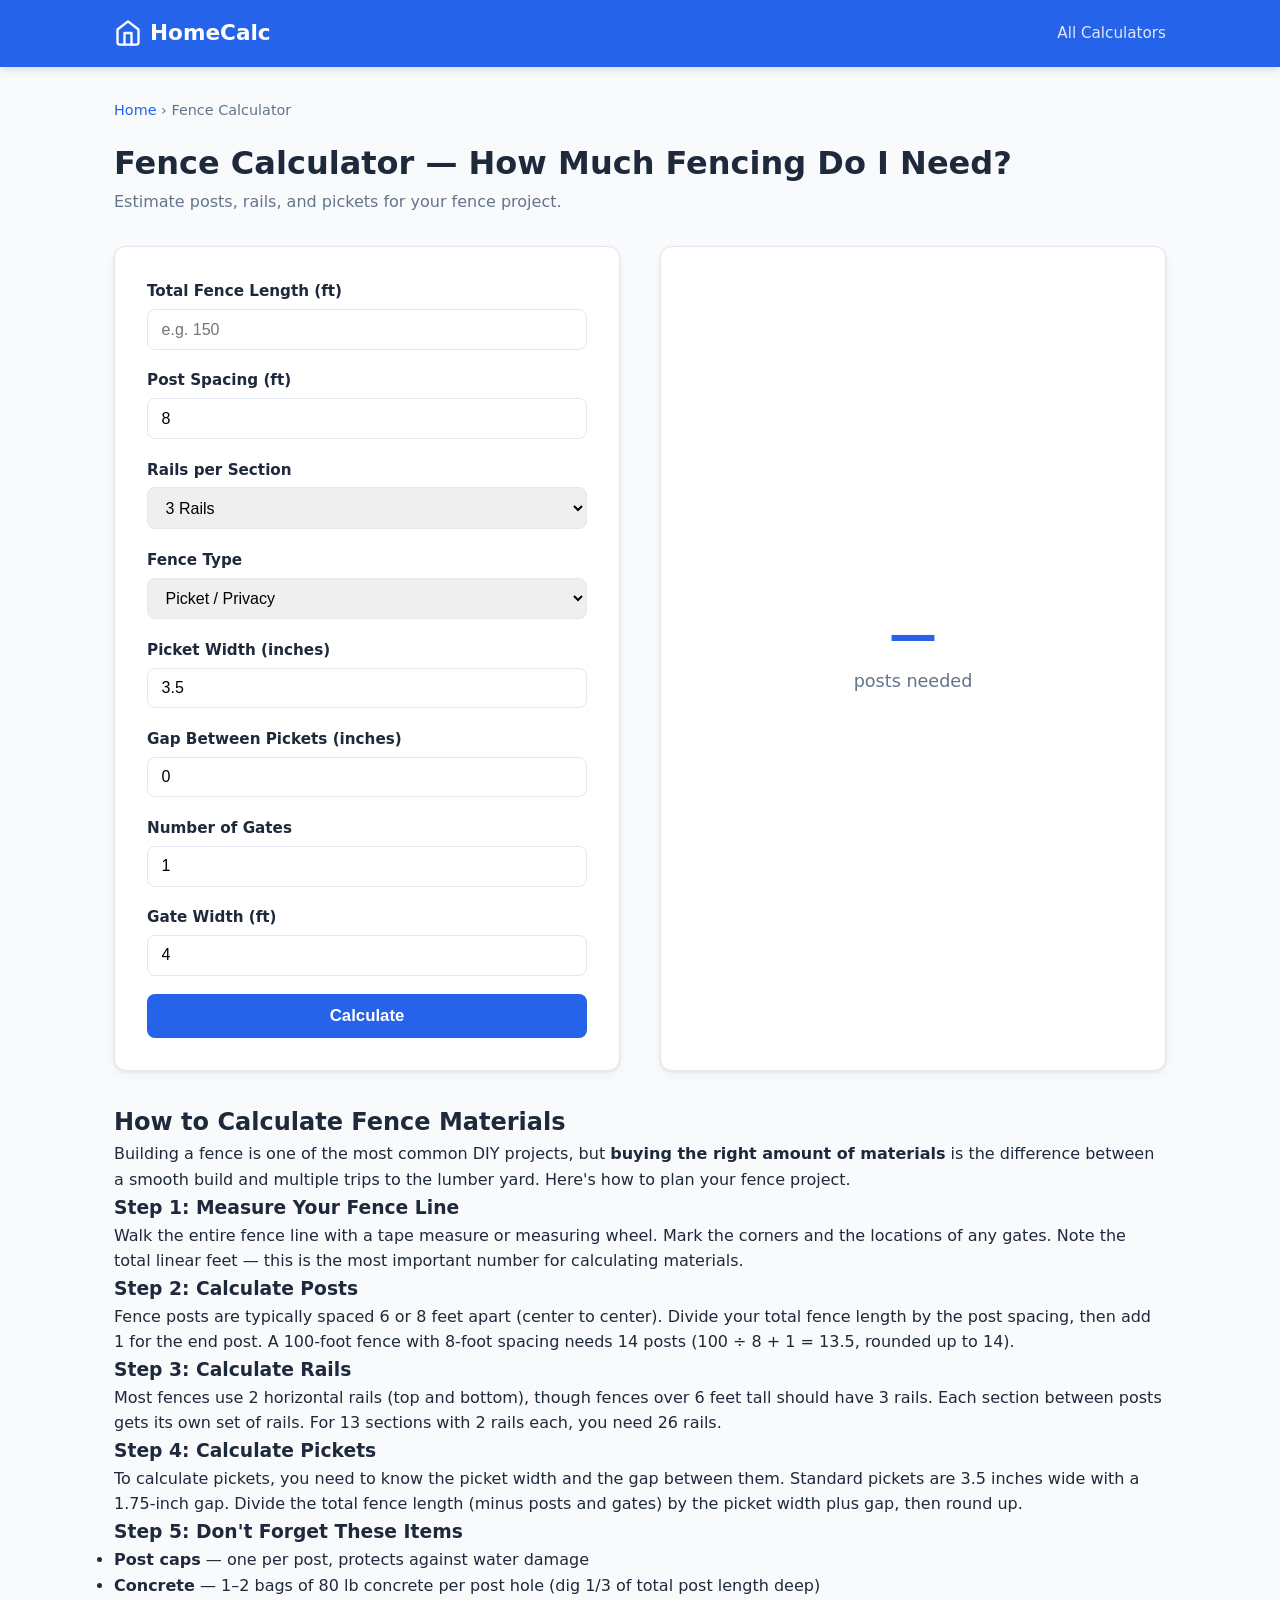
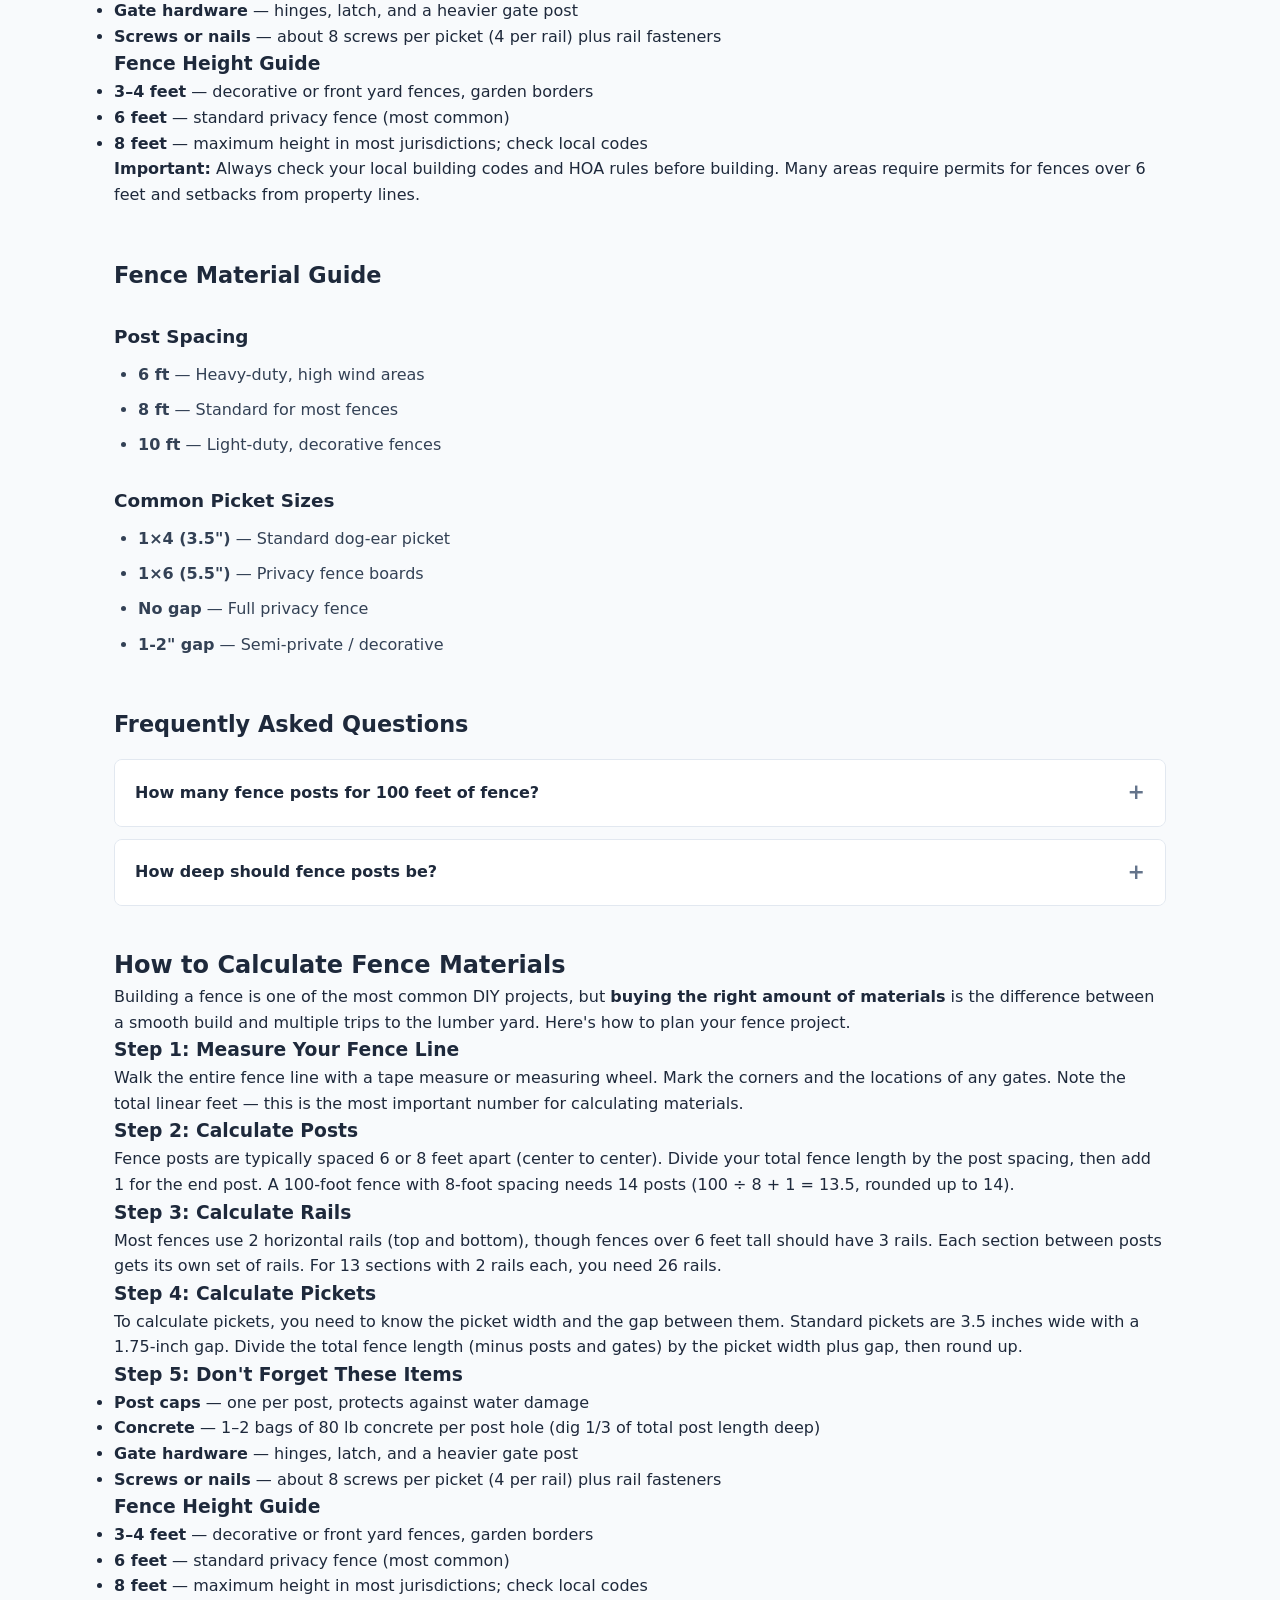
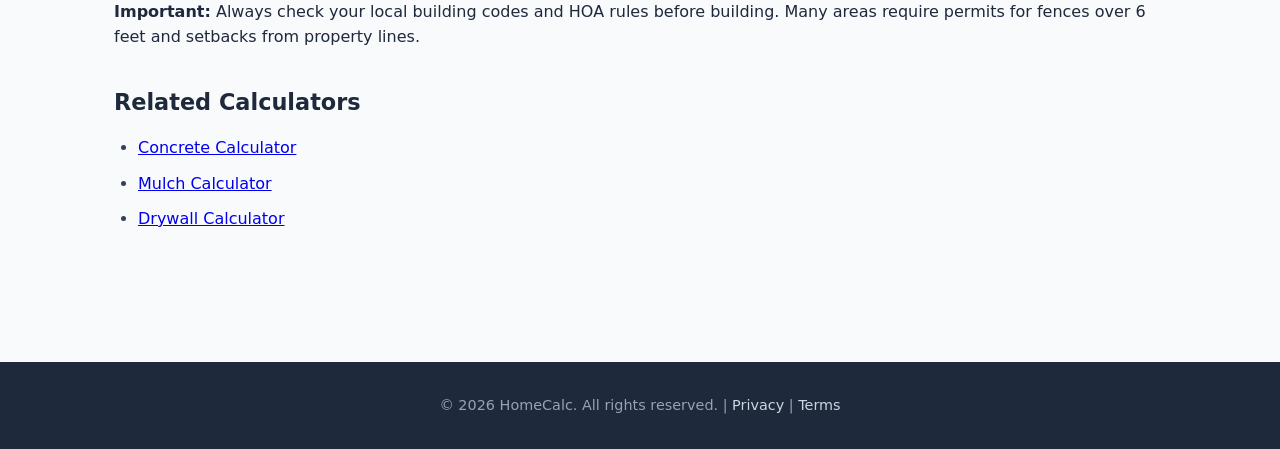
<file: fence-calculator.html>
﻿<!DOCTYPE html>
<html lang="en">
<head>
  <meta charset="UTF-8">
  <meta name="viewport" content="width=device-width,initial-scale=1">
  <meta name="google-site-verification" content="Q2AYI2MsqWTyny8c1B74LeUb4-TZkfvewmYH_w3mawo" />
  <title>Fence Calculator — Posts, Rails &amp; Pickets Needed | HomeCalc</title>
  <meta name="description" content="How much fencing material do I need? Calculate posts, rails, and pickets for any fence length. Free fence materials calculator.">
    <link rel="icon" href="data:image/svg+xml,%3Csvg xmlns='http://www.w3.org/2000/svg' viewBox='0 0 100 100'%3E%3Ctext y='.9em' font-size='90'%3E%F0%9F%8F%A0%3C/text%3E%3C/svg%3E">
  <link rel="canonical" href="https://medabrigh93.github.io/homecalc-/fence-calculator.html">
  <meta property="og:type" content="website">
  <meta property="og:title" content="Fence Calculator - Posts, Rails and Pickets Needed">
  <meta property="og:description" content="Calculate how many fence posts, rails, and pickets you need. Enter total fence length for a complete materials list.">
  <meta property="og:url" content="https://medabrigh93.github.io/homecalc-/fence-calculator.html">
  <meta property="og:site_name" content="HomeCalc">
  <meta name="twitter:card" content="summary">
  <meta name="twitter:title" content="Fence Calculator - Posts, Rails and Pickets Needed">
  <meta name="twitter:description" content="Calculate how many fence posts, rails, and pickets you need. Enter total fence length for a complete materials list.">
  <link rel="stylesheet" href="css/style.css">
  <script type="application/ld+json">
  {
  "@context": "https://schema.org",
  "@type": "FAQPage",
  "mainEntity": [
    {
      "@type": "Question",
      "name": "How many fence posts for 100 feet of fence?",
      "acceptedAnswer": {
        "@type": "Answer",
        "text": "With standard 8 ft spacing, you need about 14 posts."
      }
    },
    {
      "@type": "Question",
      "name": "How deep should fence posts be?",
      "acceptedAnswer": {
        "@type": "Answer",
        "text": "Generally 1/3 of total post length underground. For a 6 ft fence, use 8 ft posts with 2 ft buried."
      }
    }
  ]
}
  </script>
  <script type="application/ld+json">
  {
  "@context": "https://schema.org",
  "@type": "BreadcrumbList",
  "itemListElement": [
    {
      "@type": "ListItem",
      "position": 1,
      "name": "Home",
      "item": "https://medabrigh93.github.io/homecalc-/"
    },
    {
      "@type": "ListItem",
      "position": 2,
      "name": "Fence Calculator",
      "item": "https://medabrigh93.github.io/homecalc-/fence-calculator.html"
    }
  ]
}
  </script>
<!-- Google tag (gtag.js) -->
  <script async src="https://www.googletagmanager.com/gtag/js?id=G-N9TH2XX9B9"></script>
  <script>
    window.dataLayer = window.dataLayer || [];
    function gtag(){dataLayer.push(arguments);}
    gtag('js', new Date());
    gtag('config', 'G-N9TH2XX9B9');
  </script>
</head>
<body>

<header class="site-header">
  <div class="wrap">
    <a href="./" class="logo">
      <svg viewBox="0 0 24 24" fill="none" stroke="currentColor" stroke-width="2" stroke-linecap="round" stroke-linejoin="round"><path d="M3 9l9-7 9 7v11a2 2 0 0 1-2 2H5a2 2 0 0 1-2-2z"/><polyline points="9 22 9 12 15 12 15 22"/></svg>
      HomeCalc
    </a>
    <nav><a href="./">All Calculators</a></nav>
  </div>
</header>

<main class="wrap">
  <div class="breadcrumb"><a href="./">Home</a> &rsaquo; Fence Calculator</div>

  <h1>Fence Calculator — How Much Fencing Do I Need?</h1>
  <p style="color:var(--muted);margin-bottom:1.5rem">Estimate posts, rails, and pickets for your fence project.</p>

  <div class="calc-page">
    <div class="calc-form">
      <label for="totalLen">Total Fence Length (ft)</label>
      <input type="number" id="totalLen" placeholder="e.g. 150" min="0" step="0.1">

      <label for="postSpacing">Post Spacing (ft)</label>
      <input type="number" id="postSpacing" value="8" min="1" step="0.5">

      <label for="railsPerSection">Rails per Section</label>
      <select id="railsPerSection">
        <option value="2">2 Rails</option>
        <option value="3" selected>3 Rails</option>
      </select>

      <label for="fenceType">Fence Type</label>
      <select id="fenceType" onchange="togglePickets()">
        <option value="picket">Picket / Privacy</option>
        <option value="rail">Rail Only (no pickets)</option>
      </select>

      <div id="picket-fields">
        <label for="picketW">Picket Width (inches)</label>
        <input type="number" id="picketW" value="3.5" min="0.1" step="0.1">

        <label for="picketGap">Gap Between Pickets (inches)</label>
        <input type="number" id="picketGap" value="0" min="0" step="0.1">
      </div>

      <label for="gates">Number of Gates</label>
      <input type="number" id="gates" value="1" min="0">

      <label for="gateW">Gate Width (ft)</label>
      <input type="number" id="gateW" value="4" min="0" step="0.5">

      <button class="btn" onclick="calculateFence()">Calculate</button>
    </div>

    <div class="calc-result">
      <div class="big-number" id="result-posts">—</div>
      <div class="unit">posts needed</div>
      <div class="detail" id="result-detail"></div>
    </div>
  </div>


  <section class="calc-section" style="margin-top:2rem">
    <h2>How to Calculate Fence Materials</h2>
    <p>Building a fence is one of the most common DIY projects, but <strong>buying the right amount of materials</strong> is the difference between a smooth build and multiple trips to the lumber yard. Here's how to plan your fence project.</p>
    <h3>Step 1: Measure Your Fence Line</h3>
    <p>Walk the entire fence line with a tape measure or measuring wheel. Mark the corners and the locations of any gates. Note the total linear feet — this is the most important number for calculating materials.</p>
    <h3>Step 2: Calculate Posts</h3>
    <p>Fence posts are typically spaced 6 or 8 feet apart (center to center). Divide your total fence length by the post spacing, then add 1 for the end post. A 100-foot fence with 8-foot spacing needs 14 posts (100 &divide; 8 + 1 = 13.5, rounded up to 14).</p>
    <h3>Step 3: Calculate Rails</h3>
    <p>Most fences use 2 horizontal rails (top and bottom), though fences over 6 feet tall should have 3 rails. Each section between posts gets its own set of rails. For 13 sections with 2 rails each, you need 26 rails.</p>
    <h3>Step 4: Calculate Pickets</h3>
    <p>To calculate pickets, you need to know the picket width and the gap between them. Standard pickets are 3.5 inches wide with a 1.75-inch gap. Divide the total fence length (minus posts and gates) by the picket width plus gap, then round up.</p>
    <h3>Step 5: Don't Forget These Items</h3>
    <ul>
      <li><strong>Post caps</strong> — one per post, protects against water damage</li>
      <li><strong>Concrete</strong> — 1&ndash;2 bags of 80 lb concrete per post hole (dig 1/3 of total post length deep)</li>
      <li><strong>Gate hardware</strong> — hinges, latch, and a heavier gate post</li>
      <li><strong>Screws or nails</strong> — about 8 screws per picket (4 per rail) plus rail fasteners</li>
    </ul>
    <h3>Fence Height Guide</h3>
    <ul>
      <li><strong>3&ndash;4 feet</strong> — decorative or front yard fences, garden borders</li>
      <li><strong>6 feet</strong> — standard privacy fence (most common)</li>
      <li><strong>8 feet</strong> — maximum height in most jurisdictions; check local codes</li>
    </ul>
    <p><strong>Important:</strong> Always check your local building codes and HOA rules before building. Many areas require permits for fences over 6 feet and setbacks from property lines.</p>
  </section>

  <!-- AD SLOT: Paste your AdSense code here --><div class="ad-slot"></div>

  <section class="info-section">
    <h2>Fence Material Guide</h2>
    <h3>Post Spacing</h3>
    <ul>
      <li><strong>6 ft</strong> — Heavy-duty, high wind areas</li>
      <li><strong>8 ft</strong> — Standard for most fences</li>
      <li><strong>10 ft</strong> — Light-duty, decorative fences</li>
    </ul>

    <h3>Common Picket Sizes</h3>
    <ul>
      <li><strong>1×4 (3.5")</strong> — Standard dog-ear picket</li>
      <li><strong>1×6 (5.5")</strong> — Privacy fence boards</li>
      <li><strong>No gap</strong> — Full privacy fence</li>
      <li><strong>1-2" gap</strong> — Semi-private / decorative</li>
    </ul>
  </section>

  <section class="faq">
    <h2>Frequently Asked Questions</h2>
    <div class="faq-item">
      <div class="faq-q">How many fence posts for 100 feet of fence?</div>
      <div class="faq-a">With standard 8 ft spacing, you need 14 posts (100 ÷ 8 = 12.5 sections, rounded up = 13 sections + 1 end post = 14).</div>
    </div>
    <div class="faq-item">
      <div class="faq-q">How deep should fence posts be?</div>
      <div class="faq-a">Generally 1/3 of total post length underground. For a 6 ft fence, use 8 ft posts with 2 ft buried.</div>
    </div>
  </section>


  <section class="calc-section" style="margin-top:2rem">
    <h2>How to Calculate Fence Materials</h2>
    <p>Building a fence is one of the most common DIY projects, but <strong>buying the right amount of materials</strong> is the difference between a smooth build and multiple trips to the lumber yard. Here's how to plan your fence project.</p>
    <h3>Step 1: Measure Your Fence Line</h3>
    <p>Walk the entire fence line with a tape measure or measuring wheel. Mark the corners and the locations of any gates. Note the total linear feet — this is the most important number for calculating materials.</p>
    <h3>Step 2: Calculate Posts</h3>
    <p>Fence posts are typically spaced 6 or 8 feet apart (center to center). Divide your total fence length by the post spacing, then add 1 for the end post. A 100-foot fence with 8-foot spacing needs 14 posts (100 &divide; 8 + 1 = 13.5, rounded up to 14).</p>
    <h3>Step 3: Calculate Rails</h3>
    <p>Most fences use 2 horizontal rails (top and bottom), though fences over 6 feet tall should have 3 rails. Each section between posts gets its own set of rails. For 13 sections with 2 rails each, you need 26 rails.</p>
    <h3>Step 4: Calculate Pickets</h3>
    <p>To calculate pickets, you need to know the picket width and the gap between them. Standard pickets are 3.5 inches wide with a 1.75-inch gap. Divide the total fence length (minus posts and gates) by the picket width plus gap, then round up.</p>
    <h3>Step 5: Don't Forget These Items</h3>
    <ul>
      <li><strong>Post caps</strong> — one per post, protects against water damage</li>
      <li><strong>Concrete</strong> — 1&ndash;2 bags of 80 lb concrete per post hole (dig 1/3 of total post length deep)</li>
      <li><strong>Gate hardware</strong> — hinges, latch, and a heavier gate post</li>
      <li><strong>Screws or nails</strong> — about 8 screws per picket (4 per rail) plus rail fasteners</li>
    </ul>
    <h3>Fence Height Guide</h3>
    <ul>
      <li><strong>3&ndash;4 feet</strong> — decorative or front yard fences, garden borders</li>
      <li><strong>6 feet</strong> — standard privacy fence (most common)</li>
      <li><strong>8 feet</strong> — maximum height in most jurisdictions; check local codes</li>
    </ul>
    <p><strong>Important:</strong> Always check your local building codes and HOA rules before building. Many areas require permits for fences over 6 feet and setbacks from property lines.</p>
  </section>

  <!-- AD SLOT: Paste your AdSense code here --><div class="ad-slot"></div>

  <section class="info-section" style="margin-top:2rem">
    <h2>Related Calculators</h2>
    <ul>
    <li><a href="concrete-calculator.html">Concrete Calculator</a></li>
    <li><a href="mulch-calculator.html">Mulch Calculator</a></li>
    <li><a href="drywall-calculator.html">Drywall Calculator</a></li>
    </ul>
  </section>
</main>

<footer class="site-footer">
  <p>&copy; 2026 HomeCalc. All rights reserved. | <a href="privacy.html">Privacy</a> | <a href="terms.html">Terms</a></p>
</footer>

<script src="js/main.js" defer></script>
<script>
function togglePickets() {
  document.getElementById('picket-fields').style.display =
    document.getElementById('fenceType').value === 'picket' ? '' : 'none';
}

function calculateFence() {
  const totalLen = getVal('totalLen');
  const postSpacing = getVal('postSpacing');
  const railsPer = getVal('railsPerSection');
  const fenceType = document.getElementById('fenceType').value;
  const gates = getVal('gates');
  const gateW = getVal('gateW');
  const picketW = getVal('picketW');
  const picketGap = getVal('picketGap');

  // Subtract gate openings from fence length for section/picket calculation
  const gateOpeningsLen = gates * gateW;
  const fenceLen = Math.max(0, totalLen - gateOpeningsLen);

  const sections = Math.ceil(fenceLen / postSpacing);
  const posts = sections + 1 + (gates * 2); // 2 extra posts per gate (one on each side)
  const rails = sections * railsPer;

  let detail = `Total length: ${totalLen} ft<br>` +
    `Fence length (excl. gates): ${fenceLen} ft<br>` +
    `Sections: ${sections}<br>` +
    `Posts: ${posts}<br>` +
    `Rails: ${rails}`;

  if (fenceType === 'picket') {
    // Subtract post widths from picketed length (posts are typically 3.5" / 4x4)
    const postWidthFt = 3.5 / 12;
    const picketableLen = Math.max(0, fenceLen - (posts * postWidthFt));
    const picketSpacing = (picketW + picketGap) / 12; // ft per picket
    const pickets = Math.ceil(picketableLen / picketSpacing);
    detail += `<br>Pickets: ${pickets}`;
    if (gates > 0) detail += `<br>Gates: ${gates} (${gateW} ft wide each)`;
    detail += `<br><br><strong>Shopping List:</strong><br>` +
      `${posts} posts<br>${rails} rails<br>${pickets} pickets`;
  } else {
    if (gates > 0) detail += `<br>Gates: ${gates}`;
    detail += `<br><br><strong>Shopping List:</strong><br>` +
      `${posts} posts<br>${rails} rails`;
  }

  setResult('result-posts', posts);
  document.getElementById('result-detail').innerHTML = detail;
}
</script>
</body>
</html>
</file>
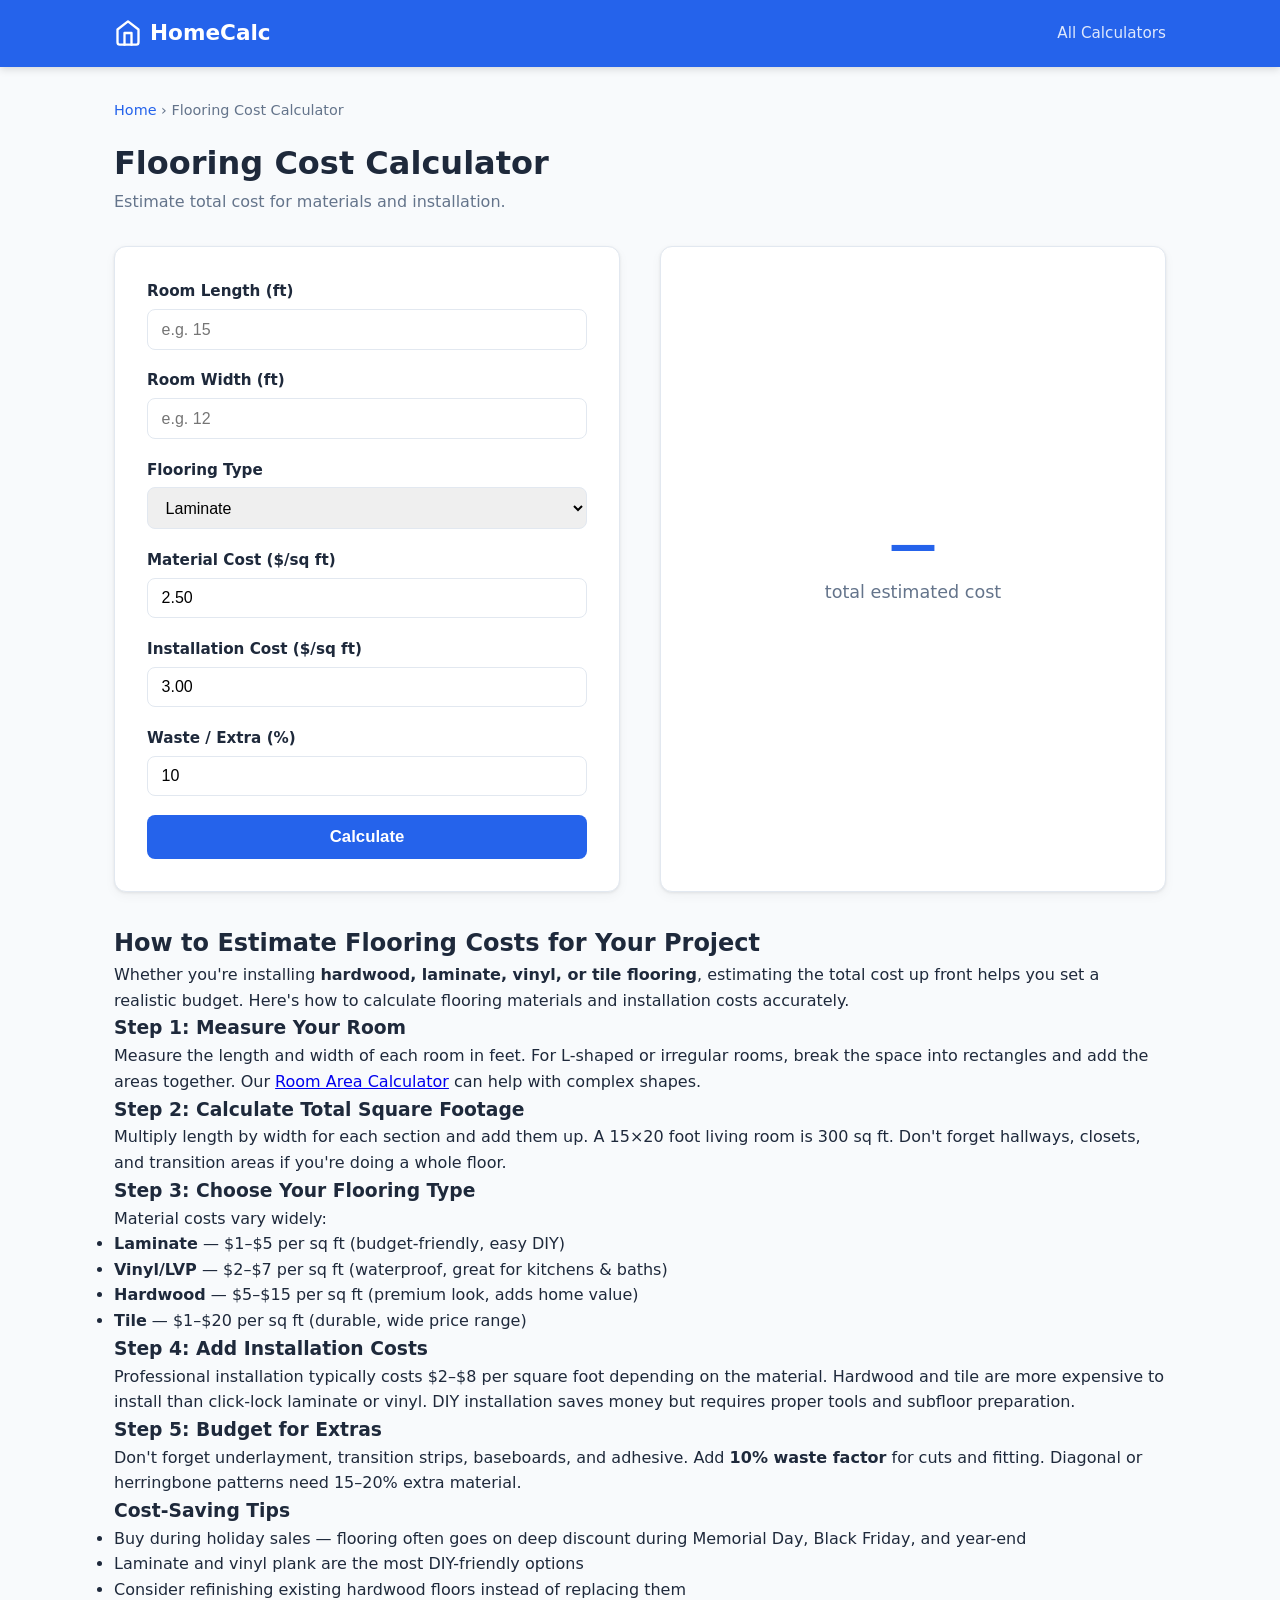
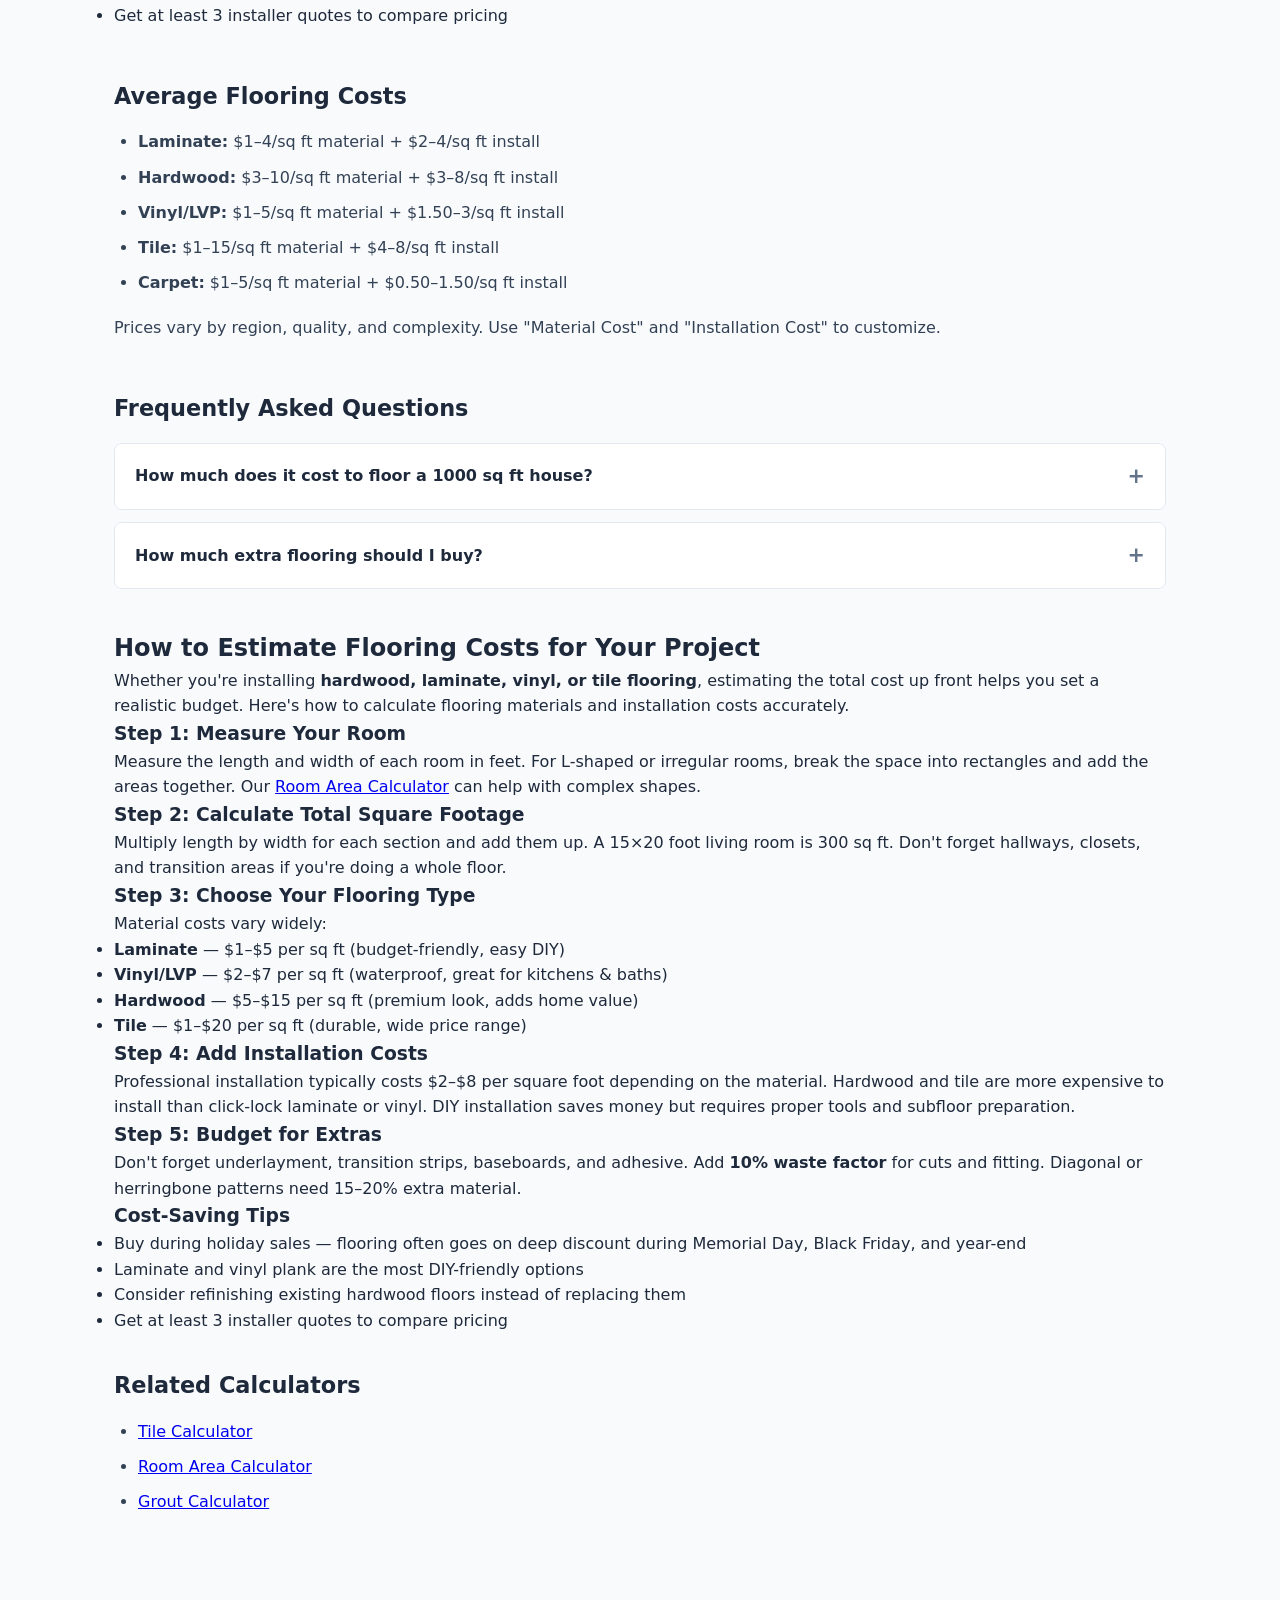
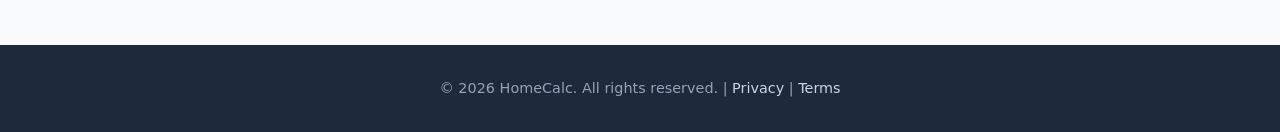
<file: flooring-calculator.html>
﻿<!DOCTYPE html>
<html lang="en">
<head>
  <meta charset="UTF-8">
  <meta name="viewport" content="width=device-width,initial-scale=1">
  <meta name="google-site-verification" content="Q2AYI2MsqWTyny8c1B74LeUb4-TZkfvewmYH_w3mawo" />
  <title>Flooring Cost Calculator — Estimate Material &amp; Installation | HomeCalc</title>
  <meta name="description" content="How much does new flooring cost? Calculate material and installation costs for hardwood, laminate, vinyl, or tile. Free flooring cost estimator.">
    <link rel="icon" href="data:image/svg+xml,%3Csvg xmlns='http://www.w3.org/2000/svg' viewBox='0 0 100 100'%3E%3Ctext y='.9em' font-size='90'%3E%F0%9F%8F%A0%3C/text%3E%3C/svg%3E">
  <link rel="canonical" href="https://medabrigh93.github.io/homecalc-/flooring-calculator.html">
  <meta property="og:type" content="website">
  <meta property="og:title" content="Flooring Cost Calculator - Estimate Material and Installation">
  <meta property="og:description" content="Calculate flooring costs for hardwood, laminate, vinyl, or tile. Enter room size and price per sq ft.">
  <meta property="og:url" content="https://medabrigh93.github.io/homecalc-/flooring-calculator.html">
  <meta property="og:site_name" content="HomeCalc">
  <meta name="twitter:card" content="summary">
  <meta name="twitter:title" content="Flooring Cost Calculator - Estimate Material and Installation">
  <meta name="twitter:description" content="Calculate flooring costs for hardwood, laminate, vinyl, or tile. Enter room size and price per sq ft.">
  <link rel="stylesheet" href="css/style.css">
  <script type="application/ld+json">
  {
  "@context": "https://schema.org",
  "@type": "FAQPage",
  "mainEntity": [
    {
      "@type": "Question",
      "name": "How much does it cost to floor a 1000 sq ft house?",
      "acceptedAnswer": {
        "@type": "Answer",
        "text": "With laminate at ~$5.50/sq ft (material + labor), roughly $5,500-$6,000 including waste. Hardwood could cost $8,000-$15,000+."
      }
    },
    {
      "@type": "Question",
      "name": "How much extra flooring should I buy?",
      "acceptedAnswer": {
        "@type": "Answer",
        "text": "10% extra is standard. For diagonal patterns or rooms with many angles, buy 15%."
      }
    }
  ]
}
  </script>
  <script type="application/ld+json">
  {
  "@context": "https://schema.org",
  "@type": "BreadcrumbList",
  "itemListElement": [
    {
      "@type": "ListItem",
      "position": 1,
      "name": "Home",
      "item": "https://medabrigh93.github.io/homecalc-/"
    },
    {
      "@type": "ListItem",
      "position": 2,
      "name": "Flooring Cost Calculator",
      "item": "https://medabrigh93.github.io/homecalc-/flooring-calculator.html"
    }
  ]
}
  </script>
<!-- Google tag (gtag.js) -->
  <script async src="https://www.googletagmanager.com/gtag/js?id=G-N9TH2XX9B9"></script>
  <script>
    window.dataLayer = window.dataLayer || [];
    function gtag(){dataLayer.push(arguments);}
    gtag('js', new Date());
    gtag('config', 'G-N9TH2XX9B9');
  </script>
</head>
<body>

<header class="site-header">
  <div class="wrap">
    <a href="./" class="logo">
      <svg viewBox="0 0 24 24" fill="none" stroke="currentColor" stroke-width="2" stroke-linecap="round" stroke-linejoin="round"><path d="M3 9l9-7 9 7v11a2 2 0 0 1-2 2H5a2 2 0 0 1-2-2z"/><polyline points="9 22 9 12 15 12 15 22"/></svg>
      HomeCalc
    </a>
    <nav><a href="./">All Calculators</a></nav>
  </div>
</header>

<main class="wrap">
  <div class="breadcrumb"><a href="./">Home</a> &rsaquo; Flooring Cost Calculator</div>

  <h1>Flooring Cost Calculator</h1>
  <p style="color:var(--muted);margin-bottom:1.5rem">Estimate total cost for materials and installation.</p>

  <div class="calc-page">
    <div class="calc-form">
      <label for="areaL">Room Length (ft)</label>
      <input type="number" id="areaL" placeholder="e.g. 15" min="0" step="0.1">

      <label for="areaW">Room Width (ft)</label>
      <input type="number" id="areaW" placeholder="e.g. 12" min="0" step="0.1">

      <label for="floorType">Flooring Type</label>
      <select id="floorType" onchange="updateDefaults()">
        <option value="laminate">Laminate</option>
        <option value="hardwood">Hardwood</option>
        <option value="vinyl">Vinyl / LVP</option>
        <option value="tile">Tile</option>
        <option value="carpet">Carpet</option>
      </select>

      <label for="matCost">Material Cost ($/sq ft)</label>
      <input type="number" id="matCost" value="2.50" min="0" step="0.01">

      <label for="installCost">Installation Cost ($/sq ft)</label>
      <input type="number" id="installCost" value="3.00" min="0" step="0.01">

      <label for="waste">Waste / Extra (%)</label>
      <input type="number" id="waste" value="10" min="0" max="50">

      <button class="btn" onclick="calculateFlooring()">Calculate</button>
    </div>

    <div class="calc-result">
      <div class="big-number" id="result-total">—</div>
      <div class="unit">total estimated cost</div>
      <div class="detail" id="result-detail"></div>
    </div>
  </div>


  <section class="calc-section" style="margin-top:2rem">
    <h2>How to Estimate Flooring Costs for Your Project</h2>
    <p>Whether you're installing <strong>hardwood, laminate, vinyl, or tile flooring</strong>, estimating the total cost up front helps you set a realistic budget. Here's how to calculate flooring materials and installation costs accurately.</p>
    <h3>Step 1: Measure Your Room</h3>
    <p>Measure the length and width of each room in feet. For L-shaped or irregular rooms, break the space into rectangles and add the areas together. Our <a href="room-area-calculator.html">Room Area Calculator</a> can help with complex shapes.</p>
    <h3>Step 2: Calculate Total Square Footage</h3>
    <p>Multiply length by width for each section and add them up. A 15&times;20 foot living room is 300 sq ft. Don't forget hallways, closets, and transition areas if you're doing a whole floor.</p>
    <h3>Step 3: Choose Your Flooring Type</h3>
    <p>Material costs vary widely:</p>
    <ul>
      <li><strong>Laminate</strong> — $1&ndash;$5 per sq ft (budget-friendly, easy DIY)</li>
      <li><strong>Vinyl/LVP</strong> — $2&ndash;$7 per sq ft (waterproof, great for kitchens &amp; baths)</li>
      <li><strong>Hardwood</strong> — $5&ndash;$15 per sq ft (premium look, adds home value)</li>
      <li><strong>Tile</strong> — $1&ndash;$20 per sq ft (durable, wide price range)</li>
    </ul>
    <h3>Step 4: Add Installation Costs</h3>
    <p>Professional installation typically costs $2&ndash;$8 per square foot depending on the material. Hardwood and tile are more expensive to install than click-lock laminate or vinyl. DIY installation saves money but requires proper tools and subfloor preparation.</p>
    <h3>Step 5: Budget for Extras</h3>
    <p>Don't forget underlayment, transition strips, baseboards, and adhesive. Add <strong>10% waste factor</strong> for cuts and fitting. Diagonal or herringbone patterns need 15&ndash;20% extra material.</p>
    <h3>Cost-Saving Tips</h3>
    <ul>
      <li>Buy during holiday sales — flooring often goes on deep discount during Memorial Day, Black Friday, and year-end</li>
      <li>Laminate and vinyl plank are the most DIY-friendly options</li>
      <li>Consider refinishing existing hardwood floors instead of replacing them</li>
      <li>Get at least 3 installer quotes to compare pricing</li>
    </ul>
  </section>

  <!-- AD SLOT: Paste your AdSense code here --><div class="ad-slot"></div>

  <section class="info-section">
    <h2>Average Flooring Costs</h2>
    <ul>
      <li><strong>Laminate:</strong> $1–4/sq ft material + $2–4/sq ft install</li>
      <li><strong>Hardwood:</strong> $3–10/sq ft material + $3–8/sq ft install</li>
      <li><strong>Vinyl/LVP:</strong> $1–5/sq ft material + $1.50–3/sq ft install</li>
      <li><strong>Tile:</strong> $1–15/sq ft material + $4–8/sq ft install</li>
      <li><strong>Carpet:</strong> $1–5/sq ft material + $0.50–1.50/sq ft install</li>
    </ul>
    <p>Prices vary by region, quality, and complexity. Use "Material Cost" and "Installation Cost" to customize.</p>
  </section>

  <section class="faq">
    <h2>Frequently Asked Questions</h2>
    <div class="faq-item">
      <div class="faq-q">How much does it cost to floor a 1000 sq ft house?</div>
      <div class="faq-a">With laminate at ~$5.50/sq ft (material + labor), roughly $5,500–$6,000 including waste. Hardwood could cost $8,000–$15,000+.</div>
    </div>
    <div class="faq-item">
      <div class="faq-q">How much extra flooring should I buy?</div>
      <div class="faq-a">10% extra is standard. For diagonal patterns or rooms with many angles, buy 15%.</div>
    </div>
  </section>


  <section class="calc-section" style="margin-top:2rem">
    <h2>How to Estimate Flooring Costs for Your Project</h2>
    <p>Whether you're installing <strong>hardwood, laminate, vinyl, or tile flooring</strong>, estimating the total cost up front helps you set a realistic budget. Here's how to calculate flooring materials and installation costs accurately.</p>
    <h3>Step 1: Measure Your Room</h3>
    <p>Measure the length and width of each room in feet. For L-shaped or irregular rooms, break the space into rectangles and add the areas together. Our <a href="room-area-calculator.html">Room Area Calculator</a> can help with complex shapes.</p>
    <h3>Step 2: Calculate Total Square Footage</h3>
    <p>Multiply length by width for each section and add them up. A 15&times;20 foot living room is 300 sq ft. Don't forget hallways, closets, and transition areas if you're doing a whole floor.</p>
    <h3>Step 3: Choose Your Flooring Type</h3>
    <p>Material costs vary widely:</p>
    <ul>
      <li><strong>Laminate</strong> — $1&ndash;$5 per sq ft (budget-friendly, easy DIY)</li>
      <li><strong>Vinyl/LVP</strong> — $2&ndash;$7 per sq ft (waterproof, great for kitchens &amp; baths)</li>
      <li><strong>Hardwood</strong> — $5&ndash;$15 per sq ft (premium look, adds home value)</li>
      <li><strong>Tile</strong> — $1&ndash;$20 per sq ft (durable, wide price range)</li>
    </ul>
    <h3>Step 4: Add Installation Costs</h3>
    <p>Professional installation typically costs $2&ndash;$8 per square foot depending on the material. Hardwood and tile are more expensive to install than click-lock laminate or vinyl. DIY installation saves money but requires proper tools and subfloor preparation.</p>
    <h3>Step 5: Budget for Extras</h3>
    <p>Don't forget underlayment, transition strips, baseboards, and adhesive. Add <strong>10% waste factor</strong> for cuts and fitting. Diagonal or herringbone patterns need 15&ndash;20% extra material.</p>
    <h3>Cost-Saving Tips</h3>
    <ul>
      <li>Buy during holiday sales — flooring often goes on deep discount during Memorial Day, Black Friday, and year-end</li>
      <li>Laminate and vinyl plank are the most DIY-friendly options</li>
      <li>Consider refinishing existing hardwood floors instead of replacing them</li>
      <li>Get at least 3 installer quotes to compare pricing</li>
    </ul>
  </section>

  <!-- AD SLOT: Paste your AdSense code here --><div class="ad-slot"></div>

  <section class="info-section" style="margin-top:2rem">
    <h2>Related Calculators</h2>
    <ul>
    <li><a href="tile-calculator.html">Tile Calculator</a></li>
    <li><a href="room-area-calculator.html">Room Area Calculator</a></li>
    <li><a href="grout-calculator.html">Grout Calculator</a></li>
    </ul>
  </section>
</main>

<footer class="site-footer">
  <p>&copy; 2026 HomeCalc. All rights reserved. | <a href="privacy.html">Privacy</a> | <a href="terms.html">Terms</a></p>
</footer>

<script src="js/main.js" defer></script>
<script>
const defaults = {
  laminate:  { mat: 2.50, install: 3.00 },
  hardwood:  { mat: 6.00, install: 5.00 },
  vinyl:     { mat: 2.00, install: 2.00 },
  tile:      { mat: 4.00, install: 6.00 },
  carpet:    { mat: 2.50, install: 1.00 },
};

function updateDefaults() {
  const t = document.getElementById('floorType').value;
  document.getElementById('matCost').value = defaults[t].mat;
  document.getElementById('installCost').value = defaults[t].install;
}

function calculateFlooring() {
  const area = getVal('areaL') * getVal('areaW');
  const waste = getVal('waste') / 100;
  const totalArea = area * (1 + waste);
  const matCost = getVal('matCost');
  const installCost = getVal('installCost');
  const materialTotal = totalArea * matCost;
  const installTotal = totalArea * installCost;
  const grandTotal = materialTotal + installTotal;

  setResult('result-total', '$' + grandTotal.toFixed(0));
  document.getElementById('result-detail').innerHTML =
    `Room area: ${area.toFixed(0)} sq ft<br>` +
    `With ${(waste*100).toFixed(0)}% waste: ${totalArea.toFixed(0)} sq ft<br>` +
    `Material: $${materialTotal.toFixed(0)}<br>` +
    `Installation: $${installTotal.toFixed(0)}`;
}
</script>
</body>
</html>
</file>
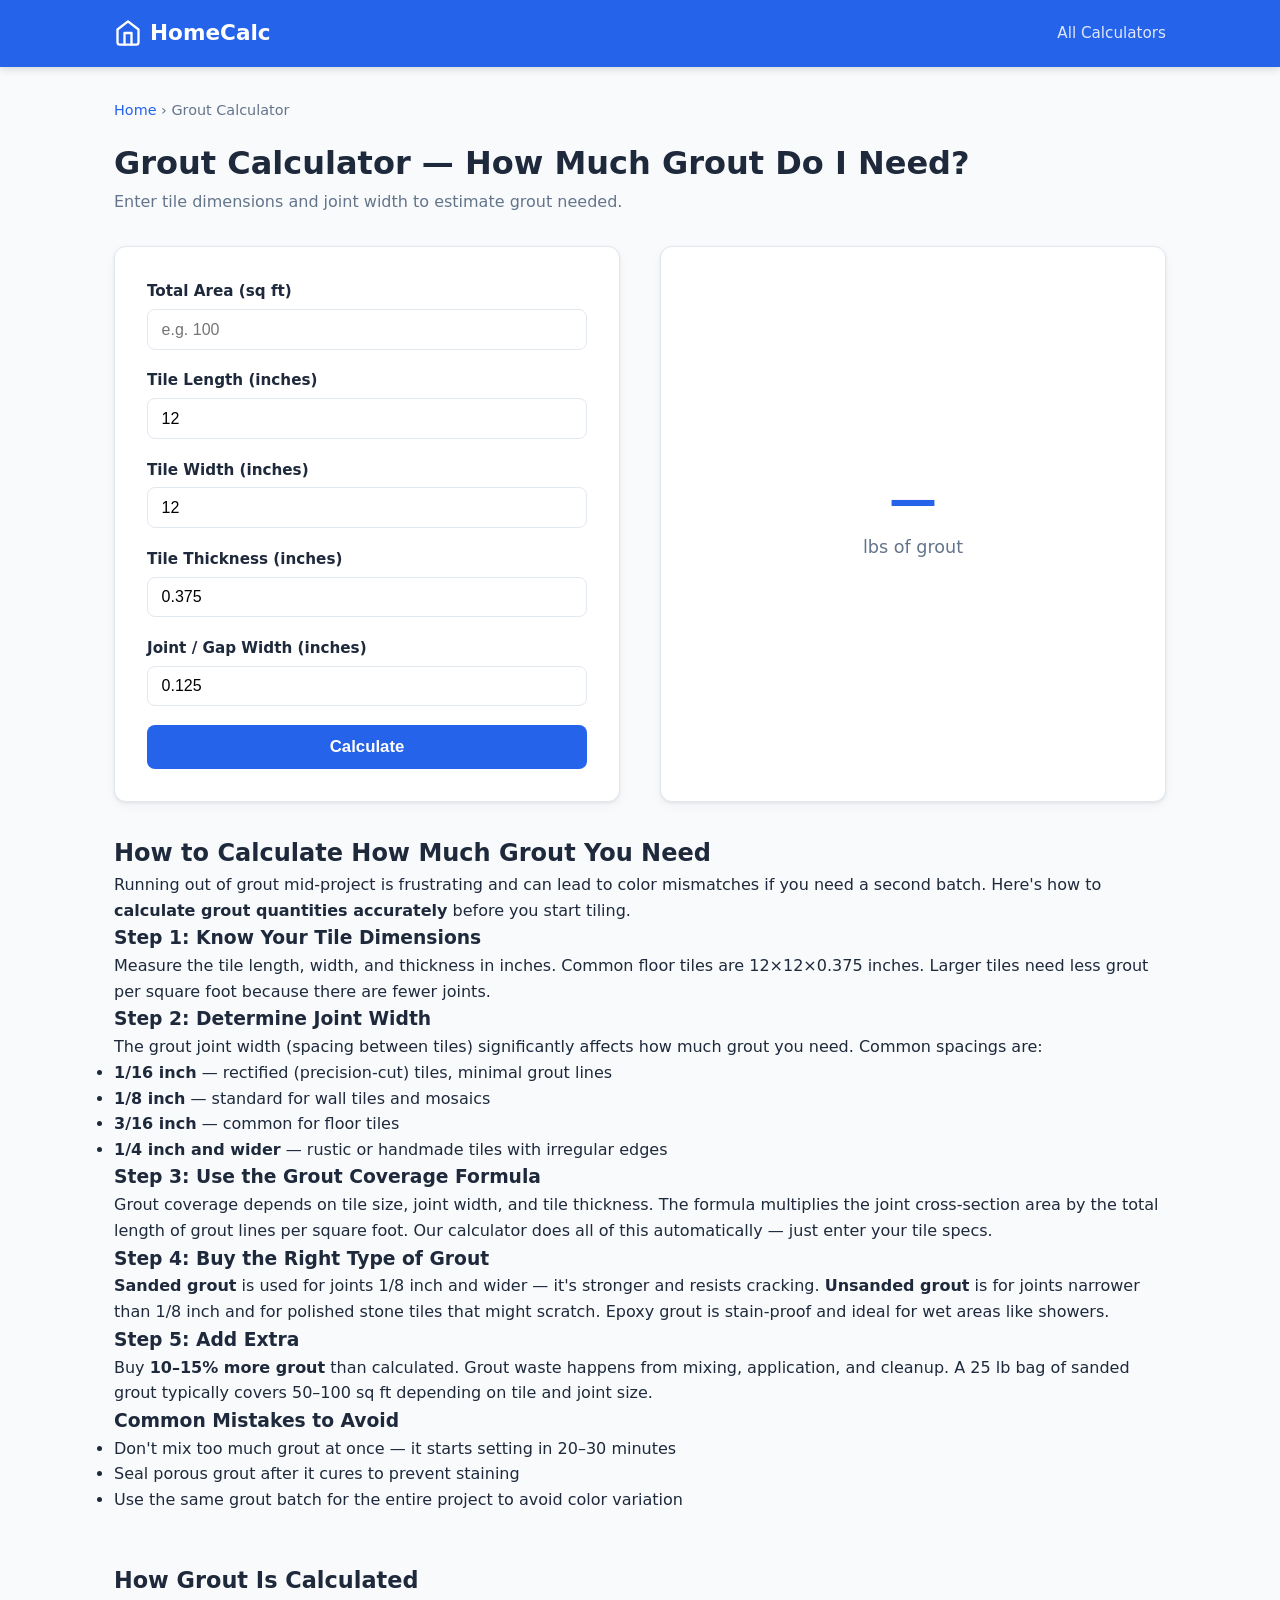
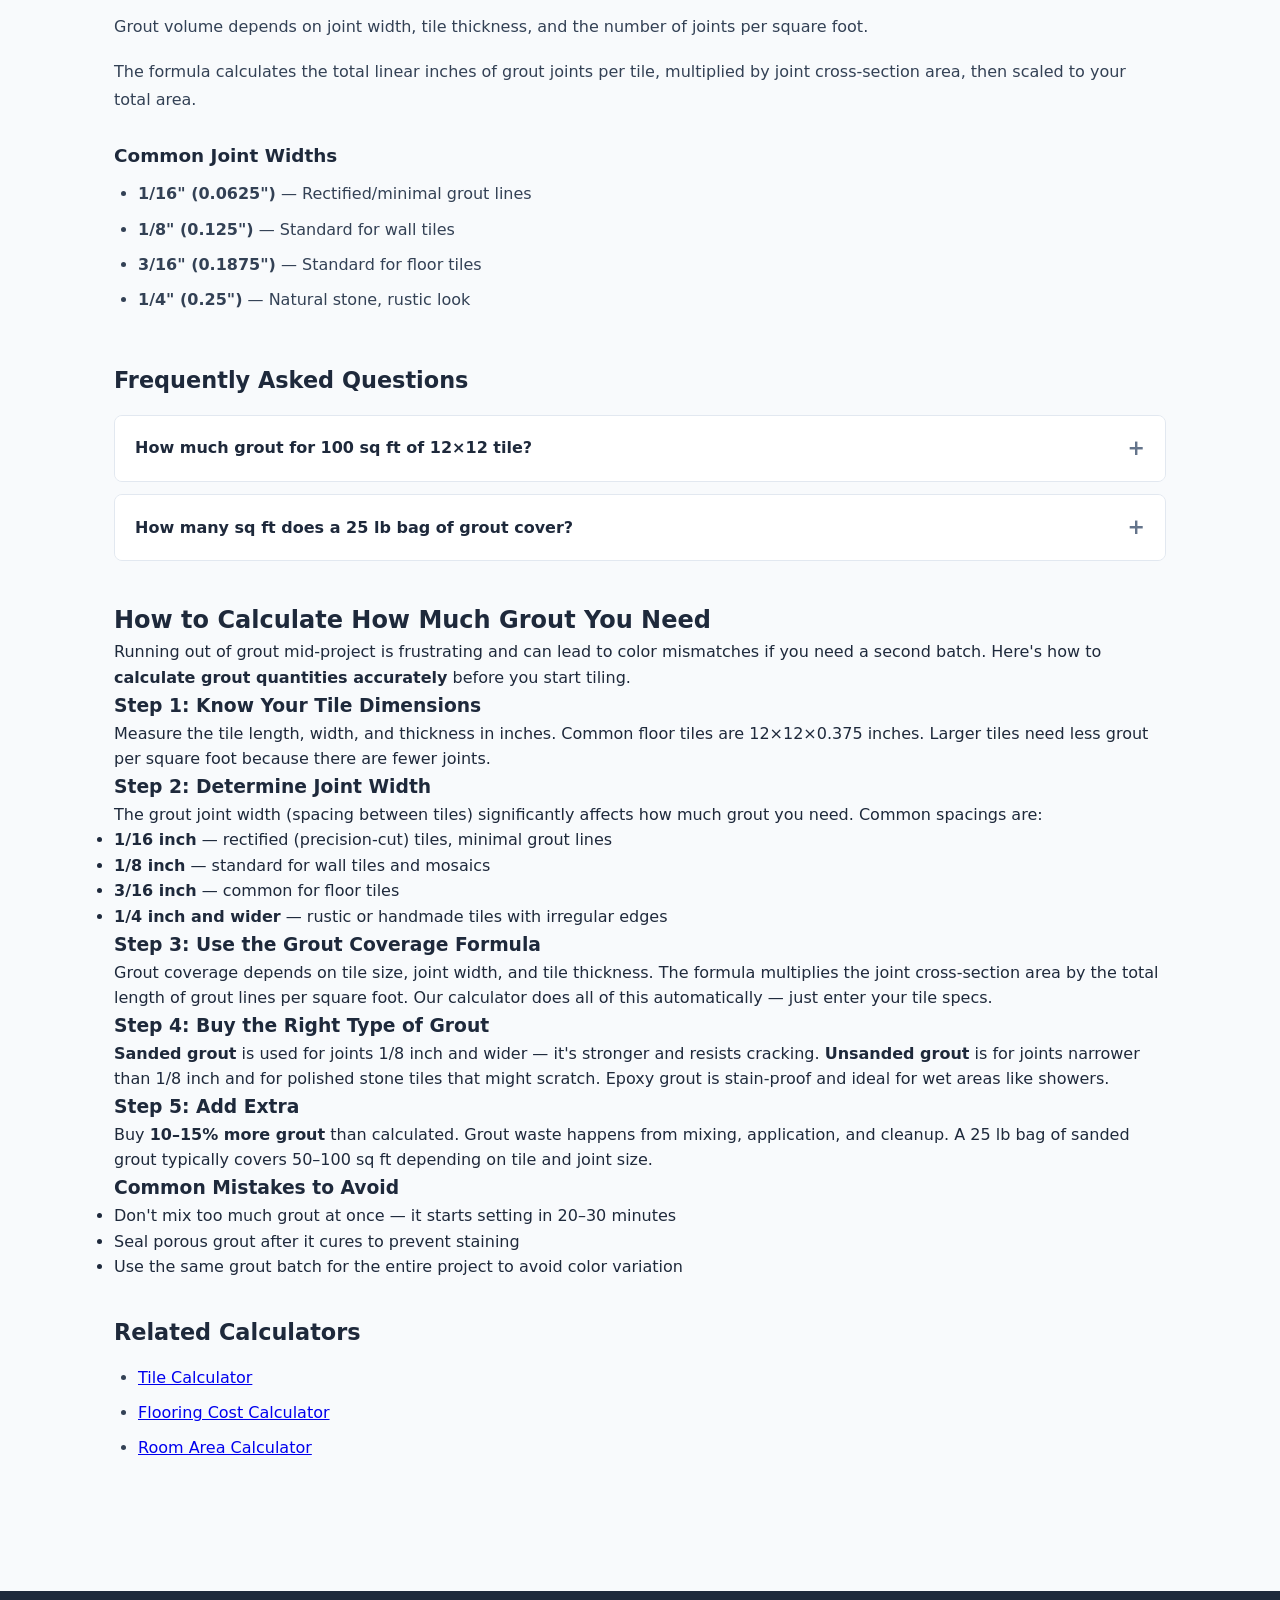
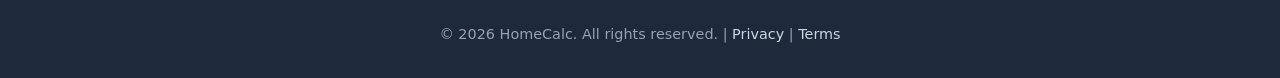
<file: grout-calculator.html>
﻿<!DOCTYPE html>
<html lang="en">
<head>
  <meta charset="UTF-8">
  <meta name="viewport" content="width=device-width,initial-scale=1">
  <meta name="google-site-verification" content="Q2AYI2MsqWTyny8c1B74LeUb4-TZkfvewmYH_w3mawo" />
  <title>Grout Calculator — How Much Grout Do I Need? | HomeCalc</title>
  <meta name="description" content="How much grout do I need? Enter tile size, joint width, and area to calculate pounds of grout required. Free grout calculator with instant results.">
    <link rel="icon" href="data:image/svg+xml,%3Csvg xmlns='http://www.w3.org/2000/svg' viewBox='0 0 100 100'%3E%3Ctext y='.9em' font-size='90'%3E%F0%9F%8F%A0%3C/text%3E%3C/svg%3E">
  <link rel="canonical" href="https://medabrigh93.github.io/homecalc-/grout-calculator.html">
  <meta property="og:type" content="website">
  <meta property="og:title" content="Grout Calculator - How Much Grout Do I Need?">
  <meta property="og:description" content="Calculate how much grout you need based on tile size, joint width, and area.">
  <meta property="og:url" content="https://medabrigh93.github.io/homecalc-/grout-calculator.html">
  <meta property="og:site_name" content="HomeCalc">
  <meta name="twitter:card" content="summary">
  <meta name="twitter:title" content="Grout Calculator - How Much Grout Do I Need?">
  <meta name="twitter:description" content="Calculate how much grout you need based on tile size, joint width, and area.">
  <link rel="stylesheet" href="css/style.css">
  <script type="application/ld+json">
  {
  "@context": "https://schema.org",
  "@type": "FAQPage",
  "mainEntity": [
    {
      "@type": "Question",
      "name": "How much grout for 100 sq ft of 12x12 tile?",
      "acceptedAnswer": {
        "@type": "Answer",
        "text": "With standard 1/8\" joints and 3/8\" thick tile, you'll need approximately 6-8 lbs of sanded grout for 100 sq ft."
      }
    },
    {
      "@type": "Question",
      "name": "How many sq ft does a 25 lb bag of grout cover?",
      "acceptedAnswer": {
        "@type": "Answer",
        "text": "For 12x12 tiles with 1/8\" joints, a 25 lb bag covers roughly 300-400 sq ft."
      }
    }
  ]
}
  </script>
  <script type="application/ld+json">
  {
  "@context": "https://schema.org",
  "@type": "BreadcrumbList",
  "itemListElement": [
    {
      "@type": "ListItem",
      "position": 1,
      "name": "Home",
      "item": "https://medabrigh93.github.io/homecalc-/"
    },
    {
      "@type": "ListItem",
      "position": 2,
      "name": "Grout Calculator",
      "item": "https://medabrigh93.github.io/homecalc-/grout-calculator.html"
    }
  ]
}
  </script>
<!-- Google tag (gtag.js) -->
  <script async src="https://www.googletagmanager.com/gtag/js?id=G-N9TH2XX9B9"></script>
  <script>
    window.dataLayer = window.dataLayer || [];
    function gtag(){dataLayer.push(arguments);}
    gtag('js', new Date());
    gtag('config', 'G-N9TH2XX9B9');
  </script>
</head>
<body>

<header class="site-header">
  <div class="wrap">
    <a href="./" class="logo">
      <svg viewBox="0 0 24 24" fill="none" stroke="currentColor" stroke-width="2" stroke-linecap="round" stroke-linejoin="round"><path d="M3 9l9-7 9 7v11a2 2 0 0 1-2 2H5a2 2 0 0 1-2-2z"/><polyline points="9 22 9 12 15 12 15 22"/></svg>
      HomeCalc
    </a>
    <nav><a href="./">All Calculators</a></nav>
  </div>
</header>

<main class="wrap">
  <div class="breadcrumb"><a href="./">Home</a> &rsaquo; Grout Calculator</div>

  <h1>Grout Calculator — How Much Grout Do I Need?</h1>
  <p style="color:var(--muted);margin-bottom:1.5rem">Enter tile dimensions and joint width to estimate grout needed.</p>

  <div class="calc-page">
    <div class="calc-form">
      <label for="areaSize">Total Area (sq ft)</label>
      <input type="number" id="areaSize" placeholder="e.g. 100" min="0" step="0.1">

      <label for="tileL">Tile Length (inches)</label>
      <input type="number" id="tileL" value="12" min="0.1" step="0.1">

      <label for="tileW">Tile Width (inches)</label>
      <input type="number" id="tileW" value="12" min="0.1" step="0.1">

      <label for="tileD">Tile Thickness (inches)</label>
      <input type="number" id="tileD" value="0.375" min="0.01" step="0.01">

      <label for="jointW">Joint / Gap Width (inches)</label>
      <input type="number" id="jointW" value="0.125" min="0.01" step="0.01">

      <button class="btn" onclick="calculateGrout()">Calculate</button>
    </div>

    <div class="calc-result">
      <div class="big-number" id="result-lbs">—</div>
      <div class="unit">lbs of grout</div>
      <div class="detail" id="result-detail"></div>
    </div>
  </div>


  <section class="calc-section" style="margin-top:2rem">
    <h2>How to Calculate How Much Grout You Need</h2>
    <p>Running out of grout mid-project is frustrating and can lead to color mismatches if you need a second batch. Here's how to <strong>calculate grout quantities accurately</strong> before you start tiling.</p>
    <h3>Step 1: Know Your Tile Dimensions</h3>
    <p>Measure the tile length, width, and thickness in inches. Common floor tiles are 12&times;12&times;0.375 inches. Larger tiles need less grout per square foot because there are fewer joints.</p>
    <h3>Step 2: Determine Joint Width</h3>
    <p>The grout joint width (spacing between tiles) significantly affects how much grout you need. Common spacings are:</p>
    <ul>
      <li><strong>1/16 inch</strong> — rectified (precision-cut) tiles, minimal grout lines</li>
      <li><strong>1/8 inch</strong> — standard for wall tiles and mosaics</li>
      <li><strong>3/16 inch</strong> — common for floor tiles</li>
      <li><strong>1/4 inch and wider</strong> — rustic or handmade tiles with irregular edges</li>
    </ul>
    <h3>Step 3: Use the Grout Coverage Formula</h3>
    <p>Grout coverage depends on tile size, joint width, and tile thickness. The formula multiplies the joint cross-section area by the total length of grout lines per square foot. Our calculator does all of this automatically — just enter your tile specs.</p>
    <h3>Step 4: Buy the Right Type of Grout</h3>
    <p><strong>Sanded grout</strong> is used for joints 1/8 inch and wider — it's stronger and resists cracking. <strong>Unsanded grout</strong> is for joints narrower than 1/8 inch and for polished stone tiles that might scratch. Epoxy grout is stain-proof and ideal for wet areas like showers.</p>
    <h3>Step 5: Add Extra</h3>
    <p>Buy <strong>10&ndash;15% more grout</strong> than calculated. Grout waste happens from mixing, application, and cleanup. A 25 lb bag of sanded grout typically covers 50&ndash;100 sq ft depending on tile and joint size.</p>
    <h3>Common Mistakes to Avoid</h3>
    <ul>
      <li>Don't mix too much grout at once — it starts setting in 20&ndash;30 minutes</li>
      <li>Seal porous grout after it cures to prevent staining</li>
      <li>Use the same grout batch for the entire project to avoid color variation</li>
    </ul>
  </section>

  <!-- AD SLOT: Paste your AdSense code here --><div class="ad-slot"></div>

  <section class="info-section">
    <h2>How Grout Is Calculated</h2>
    <p>Grout volume depends on joint width, tile thickness, and the number of joints per square foot.</p>
    <p>The formula calculates the total linear inches of grout joints per tile, multiplied by joint cross-section area, then scaled to your total area.</p>

    <h3>Common Joint Widths</h3>
    <ul>
      <li><strong>1/16" (0.0625")</strong> — Rectified/minimal grout lines</li>
      <li><strong>1/8" (0.125")</strong> — Standard for wall tiles</li>
      <li><strong>3/16" (0.1875")</strong> — Standard for floor tiles</li>
      <li><strong>1/4" (0.25")</strong> — Natural stone, rustic look</li>
    </ul>
  </section>

  <section class="faq">
    <h2>Frequently Asked Questions</h2>
    <div class="faq-item">
      <div class="faq-q">How much grout for 100 sq ft of 12×12 tile?</div>
      <div class="faq-a">With standard 1/8" joints and 3/8" thick tile, you'll need approximately 6–8 lbs of sanded grout for 100 sq ft.</div>
    </div>
    <div class="faq-item">
      <div class="faq-q">How many sq ft does a 25 lb bag of grout cover?</div>
      <div class="faq-a">It varies widely by tile size and joint width. For 12×12 tiles with 1/8" joints, a 25 lb bag covers roughly 300–400 sq ft.</div>
    </div>
  </section>


  <section class="calc-section" style="margin-top:2rem">
    <h2>How to Calculate How Much Grout You Need</h2>
    <p>Running out of grout mid-project is frustrating and can lead to color mismatches if you need a second batch. Here's how to <strong>calculate grout quantities accurately</strong> before you start tiling.</p>
    <h3>Step 1: Know Your Tile Dimensions</h3>
    <p>Measure the tile length, width, and thickness in inches. Common floor tiles are 12&times;12&times;0.375 inches. Larger tiles need less grout per square foot because there are fewer joints.</p>
    <h3>Step 2: Determine Joint Width</h3>
    <p>The grout joint width (spacing between tiles) significantly affects how much grout you need. Common spacings are:</p>
    <ul>
      <li><strong>1/16 inch</strong> — rectified (precision-cut) tiles, minimal grout lines</li>
      <li><strong>1/8 inch</strong> — standard for wall tiles and mosaics</li>
      <li><strong>3/16 inch</strong> — common for floor tiles</li>
      <li><strong>1/4 inch and wider</strong> — rustic or handmade tiles with irregular edges</li>
    </ul>
    <h3>Step 3: Use the Grout Coverage Formula</h3>
    <p>Grout coverage depends on tile size, joint width, and tile thickness. The formula multiplies the joint cross-section area by the total length of grout lines per square foot. Our calculator does all of this automatically — just enter your tile specs.</p>
    <h3>Step 4: Buy the Right Type of Grout</h3>
    <p><strong>Sanded grout</strong> is used for joints 1/8 inch and wider — it's stronger and resists cracking. <strong>Unsanded grout</strong> is for joints narrower than 1/8 inch and for polished stone tiles that might scratch. Epoxy grout is stain-proof and ideal for wet areas like showers.</p>
    <h3>Step 5: Add Extra</h3>
    <p>Buy <strong>10&ndash;15% more grout</strong> than calculated. Grout waste happens from mixing, application, and cleanup. A 25 lb bag of sanded grout typically covers 50&ndash;100 sq ft depending on tile and joint size.</p>
    <h3>Common Mistakes to Avoid</h3>
    <ul>
      <li>Don't mix too much grout at once — it starts setting in 20&ndash;30 minutes</li>
      <li>Seal porous grout after it cures to prevent staining</li>
      <li>Use the same grout batch for the entire project to avoid color variation</li>
    </ul>
  </section>

  <!-- AD SLOT: Paste your AdSense code here --><div class="ad-slot"></div>

  <section class="info-section" style="margin-top:2rem">
    <h2>Related Calculators</h2>
    <ul>
    <li><a href="tile-calculator.html">Tile Calculator</a></li>
    <li><a href="flooring-calculator.html">Flooring Cost Calculator</a></li>
    <li><a href="room-area-calculator.html">Room Area Calculator</a></li>
    </ul>
  </section>
</main>

<footer class="site-footer">
  <p>&copy; 2026 HomeCalc. All rights reserved. | <a href="privacy.html">Privacy</a> | <a href="terms.html">Terms</a></p>
</footer>

<script src="js/main.js" defer></script>
<script>
function calculateGrout() {
  const area = getVal('areaSize');
  const tileL = getVal('tileL');
  const tileW = getVal('tileW');
  const tileD = getVal('tileD');
  const jointW = getVal('jointW');

  // Account for joint gap in tile spacing
  const tilePitchL = tileL + jointW; // center-to-center spacing
  const tilePitchW = tileW + jointW;
  const tilesPerSqFt = 144 / (tilePitchL * tilePitchW);

  // Volume of grout per tile in cubic inches
  // Each tile "owns" one L-edge and one W-edge of joint (shared grid)
  const jointVolPerTile = (tileL + tileW) * tileD * jointW;

  // Total grout volume in cubic inches
  const totalVolCuIn = jointVolPerTile * tilesPerSqFt * area;
  const totalVolCuFt = totalVolCuIn / 1728;

  // Grout density ~100 lbs per cubic foot (sanded grout; unsanded ~70)
  const lbs = totalVolCuFt * 100 * 1.1; // +10% waste
  const bags25 = Math.ceil(lbs / 25);

  setResult('result-lbs', lbs.toFixed(1));
  document.getElementById('result-detail').innerHTML =
    `Area: ${area} sq ft<br>` +
    `Tiles per sq ft: ${tilesPerSqFt.toFixed(1)}<br>` +
    `Grout volume: ${totalVolCuIn.toFixed(0)} cu in<br>` +
    `≈ ${bags25} bag(s) of 25 lbs`;
}
</script>
</body>
</html>
</file>
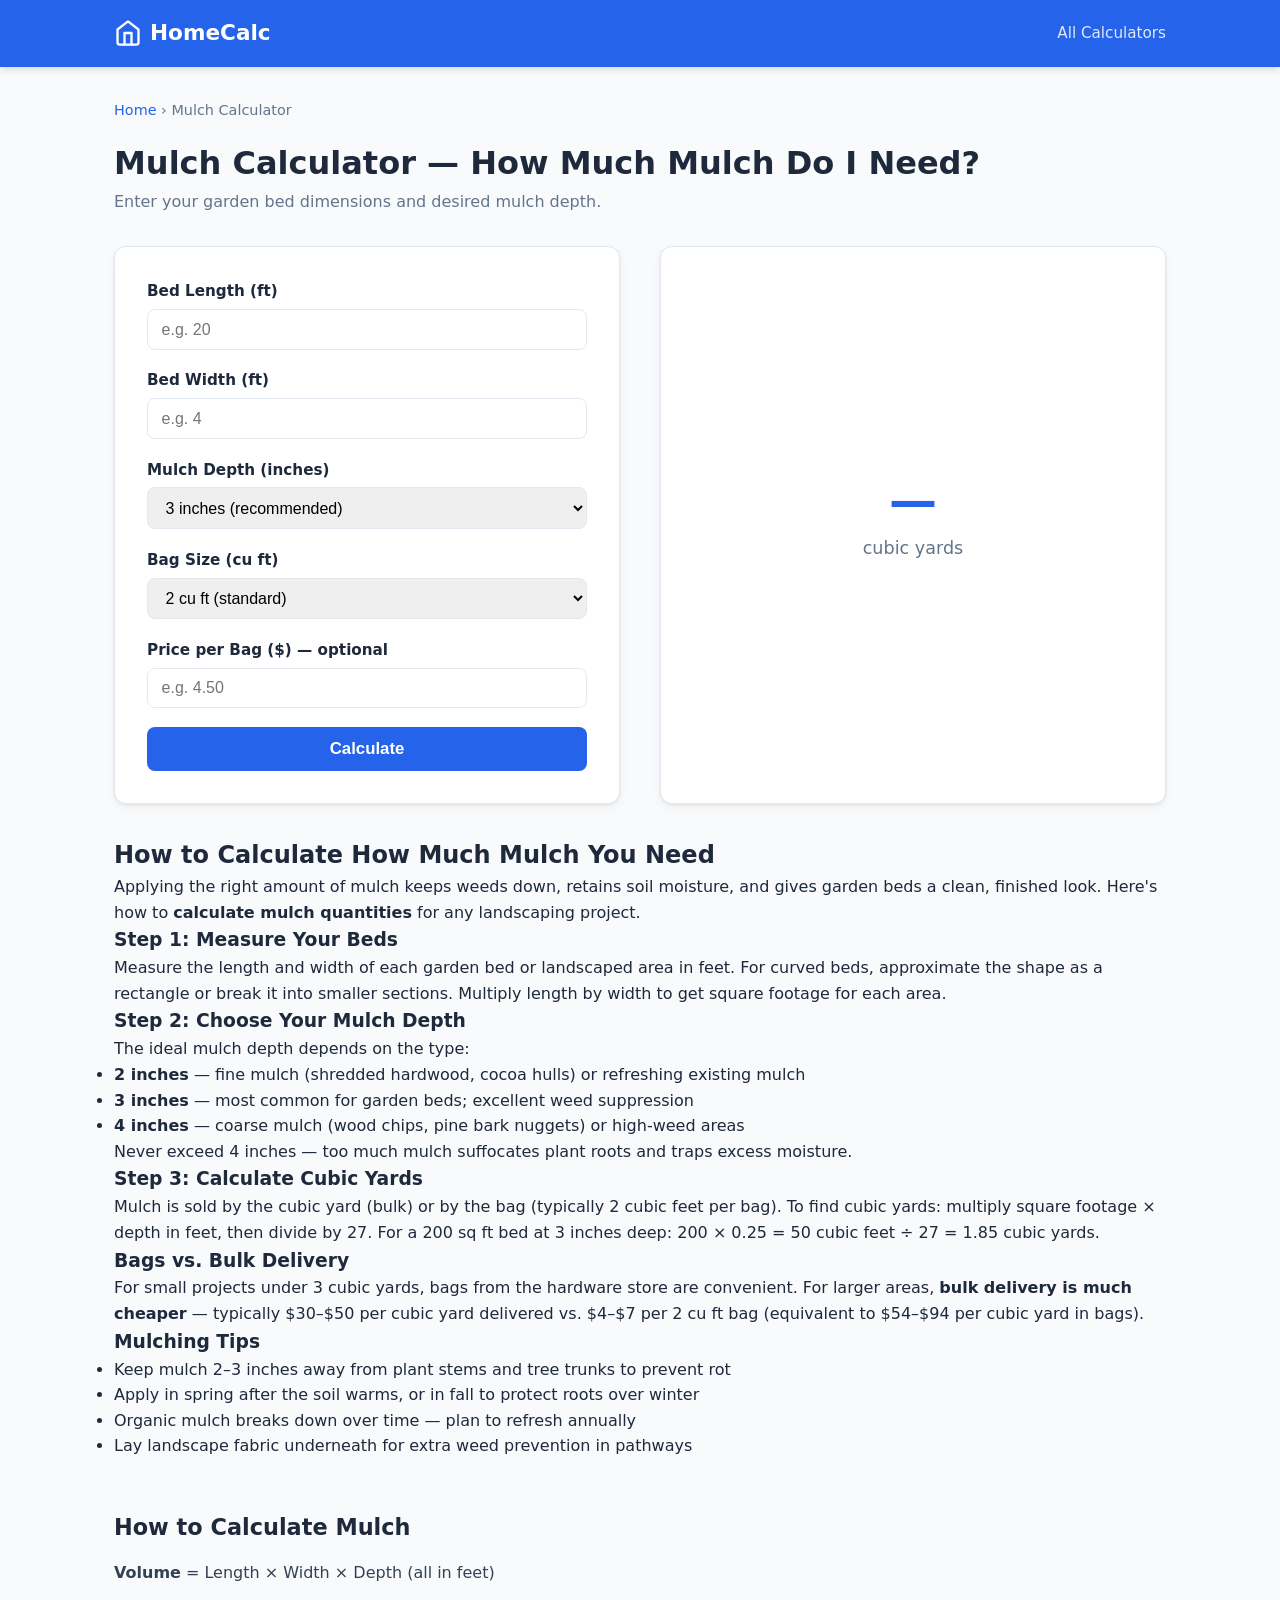
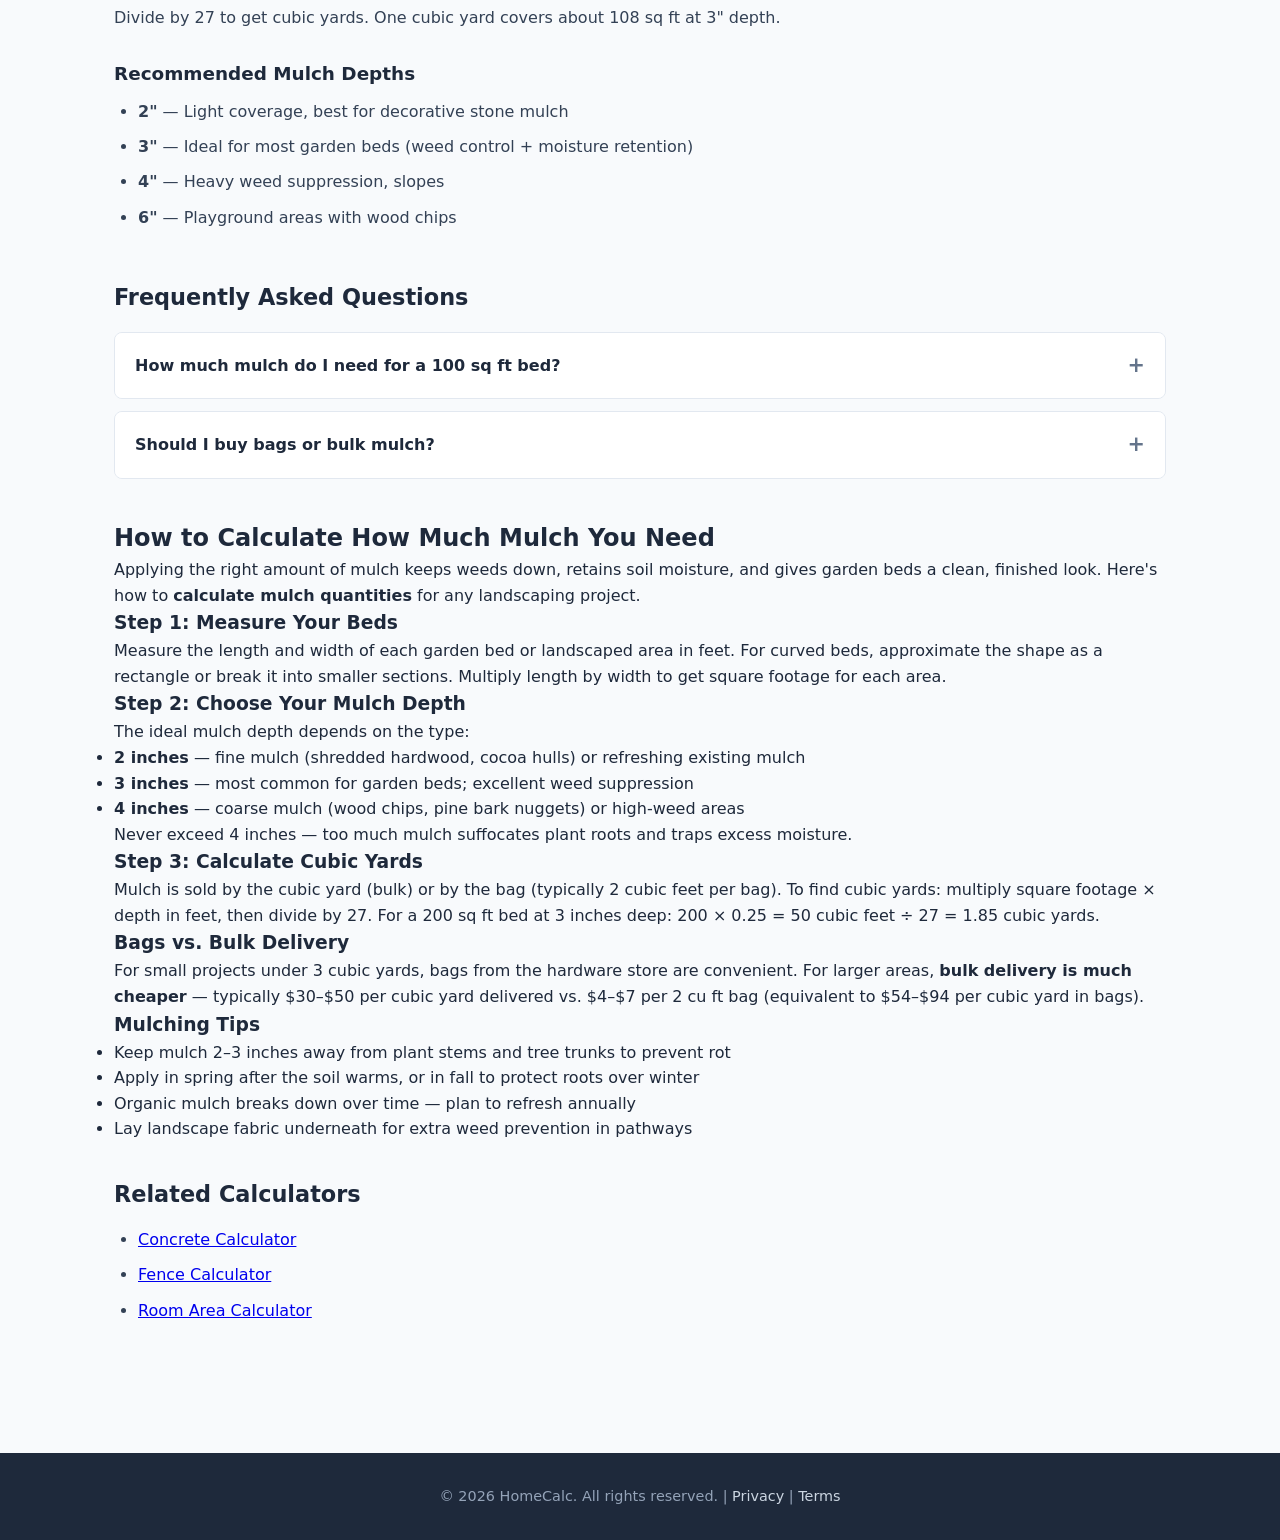
<file: mulch-calculator.html>
﻿<!DOCTYPE html>
<html lang="en">
<head>
  <meta charset="UTF-8">
  <meta name="viewport" content="width=device-width,initial-scale=1">
  <meta name="google-site-verification" content="Q2AYI2MsqWTyny8c1B74LeUb4-TZkfvewmYH_w3mawo" />
  <title>Mulch Calculator — How Much Mulch Do I Need? | HomeCalc</title>
  <meta name="description" content="How much mulch do I need? Calculate bags or cubic yards of mulch for your garden beds. Enter area and depth for instant results. Free mulch calculator.">
    <link rel="icon" href="data:image/svg+xml,%3Csvg xmlns='http://www.w3.org/2000/svg' viewBox='0 0 100 100'%3E%3Ctext y='.9em' font-size='90'%3E%F0%9F%8F%A0%3C/text%3E%3C/svg%3E">
  <link rel="canonical" href="https://medabrigh93.github.io/homecalc-/mulch-calculator.html">
  <meta property="og:type" content="website">
  <meta property="og:title" content="Mulch Calculator - How Much Mulch Do I Need?">
  <meta property="og:description" content="Calculate how many bags or cubic yards of mulch for your garden beds.">
  <meta property="og:url" content="https://medabrigh93.github.io/homecalc-/mulch-calculator.html">
  <meta property="og:site_name" content="HomeCalc">
  <meta name="twitter:card" content="summary">
  <meta name="twitter:title" content="Mulch Calculator - How Much Mulch Do I Need?">
  <meta name="twitter:description" content="Calculate how many bags or cubic yards of mulch for your garden beds.">
  <link rel="stylesheet" href="css/style.css">
  <script type="application/ld+json">
  {
  "@context": "https://schema.org",
  "@type": "FAQPage",
  "mainEntity": [
    {
      "@type": "Question",
      "name": "How much mulch do I need for a 100 sq ft bed?",
      "acceptedAnswer": {
        "@type": "Answer",
        "text": "At 3 inches deep, you need about 0.93 cubic yards or roughly 13 bags (2 cu ft each)."
      }
    },
    {
      "@type": "Question",
      "name": "Should I buy bags or bulk mulch?",
      "acceptedAnswer": {
        "@type": "Answer",
        "text": "For small beds (under 3 cubic yards), bags are fine. For larger areas, bulk delivery is cheaper."
      }
    }
  ]
}
  </script>
  <script type="application/ld+json">
  {
  "@context": "https://schema.org",
  "@type": "BreadcrumbList",
  "itemListElement": [
    {
      "@type": "ListItem",
      "position": 1,
      "name": "Home",
      "item": "https://medabrigh93.github.io/homecalc-/"
    },
    {
      "@type": "ListItem",
      "position": 2,
      "name": "Mulch Calculator",
      "item": "https://medabrigh93.github.io/homecalc-/mulch-calculator.html"
    }
  ]
}
  </script>
<!-- Google tag (gtag.js) -->
  <script async src="https://www.googletagmanager.com/gtag/js?id=G-N9TH2XX9B9"></script>
  <script>
    window.dataLayer = window.dataLayer || [];
    function gtag(){dataLayer.push(arguments);}
    gtag('js', new Date());
    gtag('config', 'G-N9TH2XX9B9');
  </script>
</head>
<body>

<header class="site-header">
  <div class="wrap">
    <a href="./" class="logo">
      <svg viewBox="0 0 24 24" fill="none" stroke="currentColor" stroke-width="2" stroke-linecap="round" stroke-linejoin="round"><path d="M3 9l9-7 9 7v11a2 2 0 0 1-2 2H5a2 2 0 0 1-2-2z"/><polyline points="9 22 9 12 15 12 15 22"/></svg>
      HomeCalc
    </a>
    <nav><a href="./">All Calculators</a></nav>
  </div>
</header>

<main class="wrap">
  <div class="breadcrumb"><a href="./">Home</a> &rsaquo; Mulch Calculator</div>

  <h1>Mulch Calculator — How Much Mulch Do I Need?</h1>
  <p style="color:var(--muted);margin-bottom:1.5rem">Enter your garden bed dimensions and desired mulch depth.</p>

  <div class="calc-page">
    <div class="calc-form">
      <label for="areaL">Bed Length (ft)</label>
      <input type="number" id="areaL" placeholder="e.g. 20" min="0" step="0.1">

      <label for="areaW">Bed Width (ft)</label>
      <input type="number" id="areaW" placeholder="e.g. 4" min="0" step="0.1">

      <label for="depth">Mulch Depth (inches)</label>
      <select id="depth">
        <option value="2">2 inches</option>
        <option value="3" selected>3 inches (recommended)</option>
        <option value="4">4 inches</option>
        <option value="6">6 inches</option>
      </select>

      <label for="bagSize">Bag Size (cu ft)</label>
      <select id="bagSize">
        <option value="2" selected>2 cu ft (standard)</option>
        <option value="3">3 cu ft (large)</option>
      </select>

      <label for="bagPrice">Price per Bag ($) — optional</label>
      <input type="number" id="bagPrice" placeholder="e.g. 4.50" min="0" step="0.01">

      <button class="btn" onclick="calculateMulch()">Calculate</button>
    </div>

    <div class="calc-result">
      <div class="big-number" id="result-yards">—</div>
      <div class="unit">cubic yards</div>
      <div class="detail" id="result-detail"></div>
    </div>
  </div>


  <section class="calc-section" style="margin-top:2rem">
    <h2>How to Calculate How Much Mulch You Need</h2>
    <p>Applying the right amount of mulch keeps weeds down, retains soil moisture, and gives garden beds a clean, finished look. Here's how to <strong>calculate mulch quantities</strong> for any landscaping project.</p>
    <h3>Step 1: Measure Your Beds</h3>
    <p>Measure the length and width of each garden bed or landscaped area in feet. For curved beds, approximate the shape as a rectangle or break it into smaller sections. Multiply length by width to get square footage for each area.</p>
    <h3>Step 2: Choose Your Mulch Depth</h3>
    <p>The ideal mulch depth depends on the type:</p>
    <ul>
      <li><strong>2 inches</strong> — fine mulch (shredded hardwood, cocoa hulls) or refreshing existing mulch</li>
      <li><strong>3 inches</strong> — most common for garden beds; excellent weed suppression</li>
      <li><strong>4 inches</strong> — coarse mulch (wood chips, pine bark nuggets) or high-weed areas</li>
    </ul>
    <p>Never exceed 4 inches — too much mulch suffocates plant roots and traps excess moisture.</p>
    <h3>Step 3: Calculate Cubic Yards</h3>
    <p>Mulch is sold by the cubic yard (bulk) or by the bag (typically 2 cubic feet per bag). To find cubic yards: multiply square footage &times; depth in feet, then divide by 27. For a 200 sq ft bed at 3 inches deep: 200 &times; 0.25 = 50 cubic feet &divide; 27 = 1.85 cubic yards.</p>
    <h3>Bags vs. Bulk Delivery</h3>
    <p>For small projects under 3 cubic yards, bags from the hardware store are convenient. For larger areas, <strong>bulk delivery is much cheaper</strong> — typically $30&ndash;$50 per cubic yard delivered vs. $4&ndash;$7 per 2 cu ft bag (equivalent to $54&ndash;$94 per cubic yard in bags).</p>
    <h3>Mulching Tips</h3>
    <ul>
      <li>Keep mulch 2&ndash;3 inches away from plant stems and tree trunks to prevent rot</li>
      <li>Apply in spring after the soil warms, or in fall to protect roots over winter</li>
      <li>Organic mulch breaks down over time — plan to refresh annually</li>
      <li>Lay landscape fabric underneath for extra weed prevention in pathways</li>
    </ul>
  </section>

  <!-- AD SLOT: Paste your AdSense code here --><div class="ad-slot"></div>

  <section class="info-section">
    <h2>How to Calculate Mulch</h2>
    <p><strong>Volume</strong> = Length × Width × Depth (all in feet)</p>
    <p>Divide by 27 to get cubic yards. One cubic yard covers about 108 sq ft at 3" depth.</p>

    <h3>Recommended Mulch Depths</h3>
    <ul>
      <li><strong>2"</strong> — Light coverage, best for decorative stone mulch</li>
      <li><strong>3"</strong> — Ideal for most garden beds (weed control + moisture retention)</li>
      <li><strong>4"</strong> — Heavy weed suppression, slopes</li>
      <li><strong>6"</strong> — Playground areas with wood chips</li>
    </ul>
  </section>

  <section class="faq">
    <h2>Frequently Asked Questions</h2>
    <div class="faq-item">
      <div class="faq-q">How much mulch do I need for a 100 sq ft bed?</div>
      <div class="faq-a">At 3 inches deep, you need about 0.93 cubic yards or roughly 13 bags (2 cu ft each).</div>
    </div>
    <div class="faq-item">
      <div class="faq-q">Should I buy bags or bulk mulch?</div>
      <div class="faq-a">For small beds (under 3 cubic yards), bags are fine. For larger areas, bulk delivery is cheaper — usually $25–50 per cubic yard delivered.</div>
    </div>
  </section>


  <section class="calc-section" style="margin-top:2rem">
    <h2>How to Calculate How Much Mulch You Need</h2>
    <p>Applying the right amount of mulch keeps weeds down, retains soil moisture, and gives garden beds a clean, finished look. Here's how to <strong>calculate mulch quantities</strong> for any landscaping project.</p>
    <h3>Step 1: Measure Your Beds</h3>
    <p>Measure the length and width of each garden bed or landscaped area in feet. For curved beds, approximate the shape as a rectangle or break it into smaller sections. Multiply length by width to get square footage for each area.</p>
    <h3>Step 2: Choose Your Mulch Depth</h3>
    <p>The ideal mulch depth depends on the type:</p>
    <ul>
      <li><strong>2 inches</strong> — fine mulch (shredded hardwood, cocoa hulls) or refreshing existing mulch</li>
      <li><strong>3 inches</strong> — most common for garden beds; excellent weed suppression</li>
      <li><strong>4 inches</strong> — coarse mulch (wood chips, pine bark nuggets) or high-weed areas</li>
    </ul>
    <p>Never exceed 4 inches — too much mulch suffocates plant roots and traps excess moisture.</p>
    <h3>Step 3: Calculate Cubic Yards</h3>
    <p>Mulch is sold by the cubic yard (bulk) or by the bag (typically 2 cubic feet per bag). To find cubic yards: multiply square footage &times; depth in feet, then divide by 27. For a 200 sq ft bed at 3 inches deep: 200 &times; 0.25 = 50 cubic feet &divide; 27 = 1.85 cubic yards.</p>
    <h3>Bags vs. Bulk Delivery</h3>
    <p>For small projects under 3 cubic yards, bags from the hardware store are convenient. For larger areas, <strong>bulk delivery is much cheaper</strong> — typically $30&ndash;$50 per cubic yard delivered vs. $4&ndash;$7 per 2 cu ft bag (equivalent to $54&ndash;$94 per cubic yard in bags).</p>
    <h3>Mulching Tips</h3>
    <ul>
      <li>Keep mulch 2&ndash;3 inches away from plant stems and tree trunks to prevent rot</li>
      <li>Apply in spring after the soil warms, or in fall to protect roots over winter</li>
      <li>Organic mulch breaks down over time — plan to refresh annually</li>
      <li>Lay landscape fabric underneath for extra weed prevention in pathways</li>
    </ul>
  </section>

  <!-- AD SLOT: Paste your AdSense code here --><div class="ad-slot"></div>

  <section class="info-section" style="margin-top:2rem">
    <h2>Related Calculators</h2>
    <ul>
    <li><a href="concrete-calculator.html">Concrete Calculator</a></li>
    <li><a href="fence-calculator.html">Fence Calculator</a></li>
    <li><a href="room-area-calculator.html">Room Area Calculator</a></li>
    </ul>
  </section>
</main>

<footer class="site-footer">
  <p>&copy; 2026 HomeCalc. All rights reserved. | <a href="privacy.html">Privacy</a> | <a href="terms.html">Terms</a></p>
</footer>

<script src="js/main.js" defer></script>
<script>
function calculateMulch() {
  const area = getVal('areaL') * getVal('areaW');
  const depthFt = getVal('depth') / 12;
  const bagSize = getVal('bagSize');
  const bagPrice = getVal('bagPrice');

  const volumeCuFt = area * depthFt;
  const cubicYards = volumeCuFt / 27;
  const bags = Math.ceil(volumeCuFt / bagSize);

  setResult('result-yards', cubicYards.toFixed(2));
  let detail = `Area: ${area.toFixed(0)} sq ft<br>` +
    `Volume: ${volumeCuFt.toFixed(1)} cu ft<br>` +
    `= ${cubicYards.toFixed(2)} cubic yards<br>` +
    `= ${bags} bags (${bagSize} cu ft each)`;

  if (bagPrice > 0) {
    detail += `<br><strong>Est. cost: $${(bags * bagPrice).toFixed(2)}</strong>`;
  }
  document.getElementById('result-detail').innerHTML = detail;
}
</script>
</body>
</html>
</file>
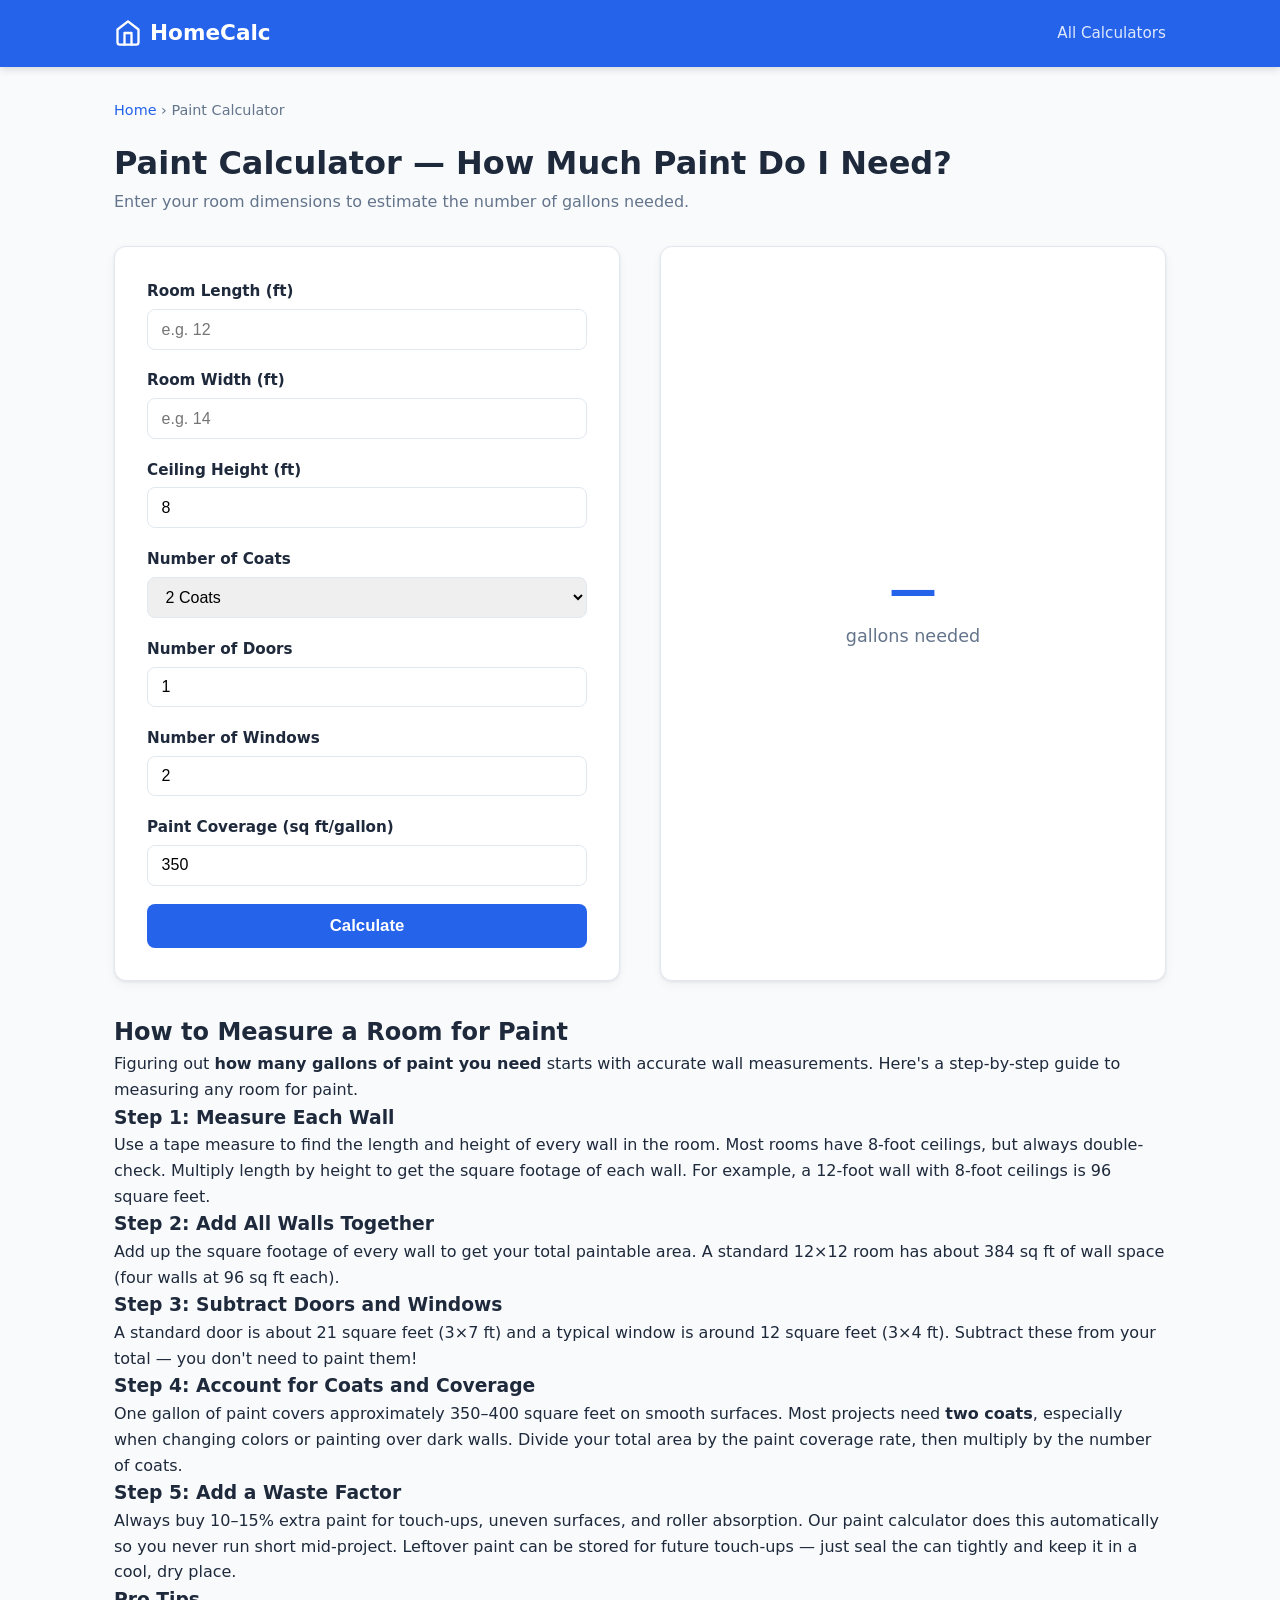
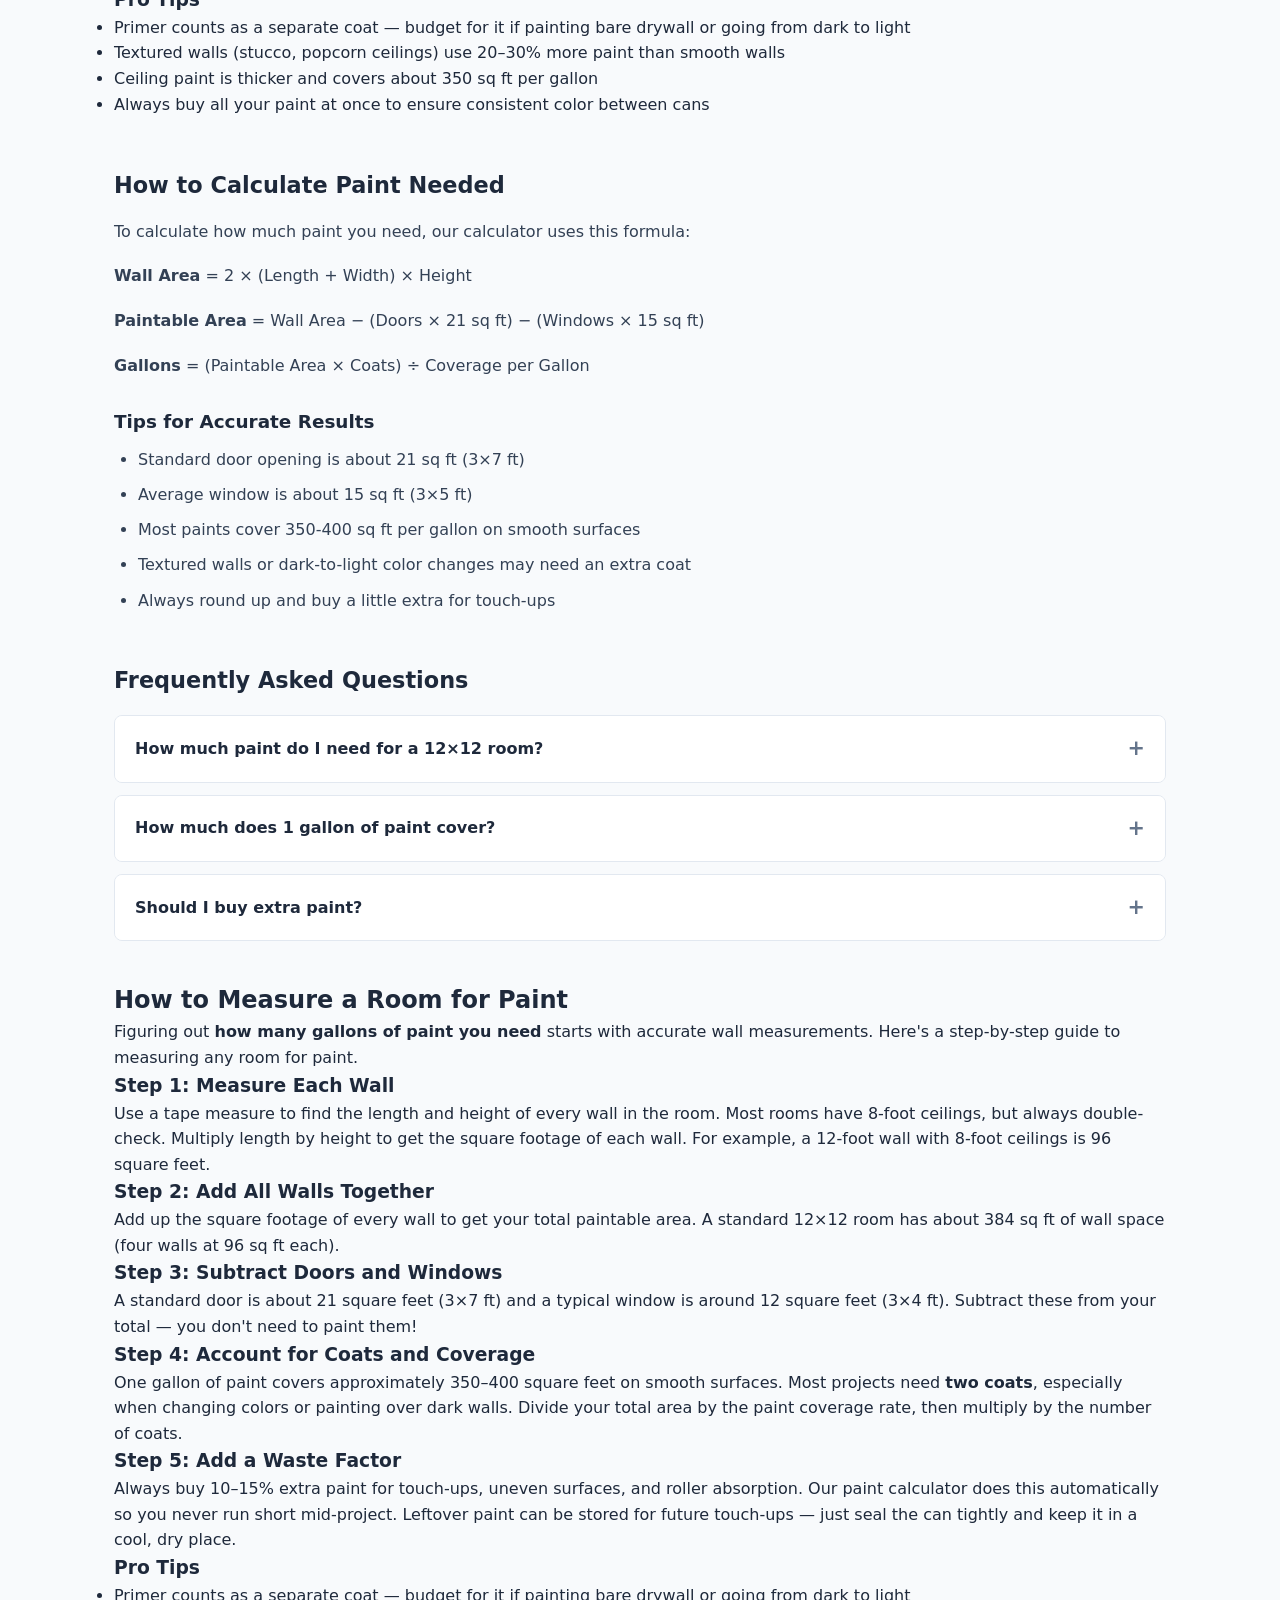
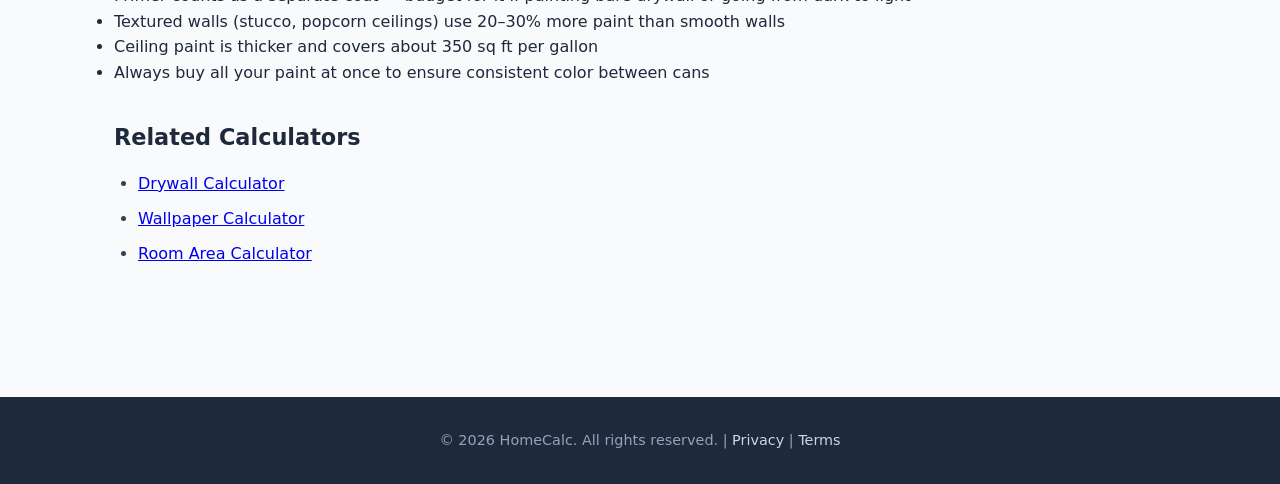
<file: paint-calculator.html>
﻿<!DOCTYPE html>
<html lang="en">
<head>
  <meta charset="UTF-8">
  <meta name="viewport" content="width=device-width,initial-scale=1">
  <meta name="google-site-verification" content="Q2AYI2MsqWTyny8c1B74LeUb4-TZkfvewmYH_w3mawo" />
  <title>Paint Calculator — How Much Paint Do I Need? | HomeCalc</title>
  <meta name="description" content="Calculate how many gallons of paint you need for any room. Enter wall dimensions, doors, and windows to get an instant estimate. Free paint calculator with waste factor.">
    <link rel="icon" href="data:image/svg+xml,%3Csvg xmlns='http://www.w3.org/2000/svg' viewBox='0 0 100 100'%3E%3Ctext y='.9em' font-size='90'%3E%F0%9F%8F%A0%3C/text%3E%3C/svg%3E">
  <link rel="canonical" href="https://medabrigh93.github.io/homecalc-/paint-calculator.html">
  <meta property="og:type" content="website">
  <meta property="og:title" content="Paint Calculator - How Much Paint Do I Need?">
  <meta property="og:description" content="Calculate how much paint you need for any room. Enter wall dimensions and get gallons needed instantly.">
  <meta property="og:url" content="https://medabrigh93.github.io/homecalc-/paint-calculator.html">
  <meta property="og:site_name" content="HomeCalc">
  <meta name="twitter:card" content="summary">
  <meta name="twitter:title" content="Paint Calculator - How Much Paint Do I Need?">
  <meta name="twitter:description" content="Calculate how much paint you need for any room. Enter wall dimensions and get gallons needed instantly.">
  <link rel="stylesheet" href="css/style.css">
  <script type="application/ld+json">
  {
    "@context": "https://schema.org",
    "@type": "FAQPage",
    "mainEntity": [
      {"@type": "Question", "name": "How much paint do I need for a 12x12 room?", "acceptedAnswer": {"@type": "Answer", "text": "A typical 12x12 room with 8-foot ceilings has about 384 sq ft of wall area. After subtracting doors and windows, you need roughly 1 gallon for one coat or 2 gallons for two coats."}},
      {"@type": "Question", "name": "How much does 1 gallon of paint cover?", "acceptedAnswer": {"@type": "Answer", "text": "One gallon of paint typically covers 350-400 square feet on smooth surfaces. Textured or porous surfaces may require more paint."}},
      {"@type": "Question", "name": "Should I buy extra paint?", "acceptedAnswer": {"@type": "Answer", "text": "Yes, it's recommended to buy 10-15% extra paint for touch-ups, waste, and uneven surfaces."}}
    ]
  }
  </script>
  <script type="application/ld+json">
  {
  "@context": "https://schema.org",
  "@type": "BreadcrumbList",
  "itemListElement": [
    {
      "@type": "ListItem",
      "position": 1,
      "name": "Home",
      "item": "https://medabrigh93.github.io/homecalc-/"
    },
    {
      "@type": "ListItem",
      "position": 2,
      "name": "Paint Calculator",
      "item": "https://medabrigh93.github.io/homecalc-/paint-calculator.html"
    }
  ]
}
  </script>
<!-- Google tag (gtag.js) -->
  <script async src="https://www.googletagmanager.com/gtag/js?id=G-N9TH2XX9B9"></script>
  <script>
    window.dataLayer = window.dataLayer || [];
    function gtag(){dataLayer.push(arguments);}
    gtag('js', new Date());
    gtag('config', 'G-N9TH2XX9B9');
  </script>
</head>
<body>

<header class="site-header">
  <div class="wrap">
    <a href="./" class="logo">
      <svg viewBox="0 0 24 24" fill="none" stroke="currentColor" stroke-width="2" stroke-linecap="round" stroke-linejoin="round"><path d="M3 9l9-7 9 7v11a2 2 0 0 1-2 2H5a2 2 0 0 1-2-2z"/><polyline points="9 22 9 12 15 12 15 22"/></svg>
      HomeCalc
    </a>
    <nav><a href="./">All Calculators</a></nav>
  </div>
</header>

<main class="wrap">
  <div class="breadcrumb"><a href="./">Home</a> &rsaquo; Paint Calculator</div>

  <h1>Paint Calculator — How Much Paint Do I Need?</h1>
  <p style="color:var(--muted);margin-bottom:1.5rem">Enter your room dimensions to estimate the number of gallons needed.</p>

  <div class="calc-page">
    <div class="calc-form">
      <label for="length">Room Length (ft)</label>
      <input type="number" id="length" placeholder="e.g. 12" min="0" step="0.1">

      <label for="width">Room Width (ft)</label>
      <input type="number" id="width" placeholder="e.g. 14" min="0" step="0.1">

      <label for="height">Ceiling Height (ft)</label>
      <input type="number" id="height" placeholder="e.g. 8" min="0" step="0.1" value="8">

      <label for="coats">Number of Coats</label>
      <select id="coats">
        <option value="1">1 Coat</option>
        <option value="2" selected>2 Coats</option>
        <option value="3">3 Coats</option>
      </select>

      <label for="doors">Number of Doors</label>
      <input type="number" id="doors" value="1" min="0">

      <label for="windows">Number of Windows</label>
      <input type="number" id="windows" value="2" min="0">

      <label for="coverage">Paint Coverage (sq ft/gallon)</label>
      <input type="number" id="coverage" value="350" min="1">

      <button class="btn" onclick="calculatePaint()">Calculate</button>
    </div>

    <div class="calc-result" id="result-panel">
      <div class="big-number" id="result-gallons">—</div>
      <div class="unit">gallons needed</div>
      <div class="detail" id="result-detail"></div>
    </div>
  </div>


  <section class="calc-section" style="margin-top:2rem">
    <h2>How to Measure a Room for Paint</h2>
    <p>Figuring out <strong>how many gallons of paint you need</strong> starts with accurate wall measurements. Here's a step-by-step guide to measuring any room for paint.</p>
    <h3>Step 1: Measure Each Wall</h3>
    <p>Use a tape measure to find the length and height of every wall in the room. Most rooms have 8-foot ceilings, but always double-check. Multiply length by height to get the square footage of each wall. For example, a 12-foot wall with 8-foot ceilings is 96 square feet.</p>
    <h3>Step 2: Add All Walls Together</h3>
    <p>Add up the square footage of every wall to get your total paintable area. A standard 12&times;12 room has about 384 sq ft of wall space (four walls at 96 sq ft each).</p>
    <h3>Step 3: Subtract Doors and Windows</h3>
    <p>A standard door is about 21 square feet (3&times;7 ft) and a typical window is around 12 square feet (3&times;4 ft). Subtract these from your total — you don't need to paint them!</p>
    <h3>Step 4: Account for Coats and Coverage</h3>
    <p>One gallon of paint covers approximately 350&ndash;400 square feet on smooth surfaces. Most projects need <strong>two coats</strong>, especially when changing colors or painting over dark walls. Divide your total area by the paint coverage rate, then multiply by the number of coats.</p>
    <h3>Step 5: Add a Waste Factor</h3>
    <p>Always buy 10&ndash;15% extra paint for touch-ups, uneven surfaces, and roller absorption. Our paint calculator does this automatically so you never run short mid-project. Leftover paint can be stored for future touch-ups — just seal the can tightly and keep it in a cool, dry place.</p>
    <h3>Pro Tips</h3>
    <ul>
      <li>Primer counts as a separate coat — budget for it if painting bare drywall or going from dark to light</li>
      <li>Textured walls (stucco, popcorn ceilings) use 20&ndash;30% more paint than smooth walls</li>
      <li>Ceiling paint is thicker and covers about 350 sq ft per gallon</li>
      <li>Always buy all your paint at once to ensure consistent color between cans</li>
    </ul>
  </section>

  <!-- AD SLOT: Paste your AdSense code here --><div class="ad-slot"></div>

  <section class="info-section">
    <h2>How to Calculate Paint Needed</h2>
    <p>To calculate how much paint you need, our calculator uses this formula:</p>
    <p><strong>Wall Area</strong> = 2 × (Length + Width) × Height</p>
    <p><strong>Paintable Area</strong> = Wall Area − (Doors × 21 sq ft) − (Windows × 15 sq ft)</p>
    <p><strong>Gallons</strong> = (Paintable Area × Coats) ÷ Coverage per Gallon</p>

    <h3>Tips for Accurate Results</h3>
    <ul>
      <li>Standard door opening is about 21 sq ft (3×7 ft)</li>
      <li>Average window is about 15 sq ft (3×5 ft)</li>
      <li>Most paints cover 350-400 sq ft per gallon on smooth surfaces</li>
      <li>Textured walls or dark-to-light color changes may need an extra coat</li>
      <li>Always round up and buy a little extra for touch-ups</li>
    </ul>
  </section>

  <section class="faq">
    <h2>Frequently Asked Questions</h2>
    <div class="faq-item">
      <div class="faq-q">How much paint do I need for a 12×12 room?</div>
      <div class="faq-a">A typical 12×12 room with 8-foot ceilings has about 384 sq ft of wall area. After subtracting a door and two windows, you'll need roughly 1 gallon for one coat or 2 gallons for two coats.</div>
    </div>
    <div class="faq-item">
      <div class="faq-q">How much does 1 gallon of paint cover?</div>
      <div class="faq-a">One gallon typically covers 350–400 square feet on smooth surfaces. Textured, porous, or unpainted surfaces may need more paint.</div>
    </div>
    <div class="faq-item">
      <div class="faq-q">Should I buy extra paint?</div>
      <div class="faq-a">Yes. We recommend buying 10–15% extra for touch-ups, waste, and uneven surfaces. Our calculator already factors this in.</div>
    </div>
  </section>


  <section class="calc-section" style="margin-top:2rem">
    <h2>How to Measure a Room for Paint</h2>
    <p>Figuring out <strong>how many gallons of paint you need</strong> starts with accurate wall measurements. Here's a step-by-step guide to measuring any room for paint.</p>
    <h3>Step 1: Measure Each Wall</h3>
    <p>Use a tape measure to find the length and height of every wall in the room. Most rooms have 8-foot ceilings, but always double-check. Multiply length by height to get the square footage of each wall. For example, a 12-foot wall with 8-foot ceilings is 96 square feet.</p>
    <h3>Step 2: Add All Walls Together</h3>
    <p>Add up the square footage of every wall to get your total paintable area. A standard 12&times;12 room has about 384 sq ft of wall space (four walls at 96 sq ft each).</p>
    <h3>Step 3: Subtract Doors and Windows</h3>
    <p>A standard door is about 21 square feet (3&times;7 ft) and a typical window is around 12 square feet (3&times;4 ft). Subtract these from your total — you don't need to paint them!</p>
    <h3>Step 4: Account for Coats and Coverage</h3>
    <p>One gallon of paint covers approximately 350&ndash;400 square feet on smooth surfaces. Most projects need <strong>two coats</strong>, especially when changing colors or painting over dark walls. Divide your total area by the paint coverage rate, then multiply by the number of coats.</p>
    <h3>Step 5: Add a Waste Factor</h3>
    <p>Always buy 10&ndash;15% extra paint for touch-ups, uneven surfaces, and roller absorption. Our paint calculator does this automatically so you never run short mid-project. Leftover paint can be stored for future touch-ups — just seal the can tightly and keep it in a cool, dry place.</p>
    <h3>Pro Tips</h3>
    <ul>
      <li>Primer counts as a separate coat — budget for it if painting bare drywall or going from dark to light</li>
      <li>Textured walls (stucco, popcorn ceilings) use 20&ndash;30% more paint than smooth walls</li>
      <li>Ceiling paint is thicker and covers about 350 sq ft per gallon</li>
      <li>Always buy all your paint at once to ensure consistent color between cans</li>
    </ul>
  </section>

  <!-- AD SLOT: Paste your AdSense code here --><div class="ad-slot"></div>

  <section class="info-section" style="margin-top:2rem">
    <h2>Related Calculators</h2>
    <ul>
    <li><a href="drywall-calculator.html">Drywall Calculator</a></li>
    <li><a href="wallpaper-calculator.html">Wallpaper Calculator</a></li>
    <li><a href="room-area-calculator.html">Room Area Calculator</a></li>
    </ul>
  </section>
</main>

<footer class="site-footer">
  <p>&copy; 2026 HomeCalc. All rights reserved. | <a href="privacy.html">Privacy</a> | <a href="terms.html">Terms</a></p>
</footer>

<script src="js/main.js" defer></script>
<script>
function calculatePaint() {
  const length = getVal('length');
  const width = getVal('width');
  const height = getVal('height');
  const coats = getVal('coats');
  const doors = getVal('doors');
  const windows = getVal('windows');
  const coverage = getVal('coverage') || 350;

  const wallArea = 2 * (length + width) * height;
  const doorArea = doors * 21;
  const windowArea = windows * 15;
  const paintableArea = Math.max(0, wallArea - doorArea - windowArea);
  const totalArea = paintableArea * coats;
  const gallons = totalArea / coverage;
  const withWaste = gallons * 1.1; // 10% waste
  const rounded = Math.ceil(withWaste);

  setResult('result-gallons', rounded);
  document.getElementById('result-detail').innerHTML =
    `Wall area: ${wallArea.toFixed(0)} sq ft<br>` +
    `Paintable area: ${paintableArea.toFixed(0)} sq ft<br>` +
    `Total with ${coats} coat(s): ${totalArea.toFixed(0)} sq ft<br>` +
    `Exact: ${withWaste.toFixed(1)} gallons (incl. 10% waste)`;
}
</script>
</body>
</html>
</file>
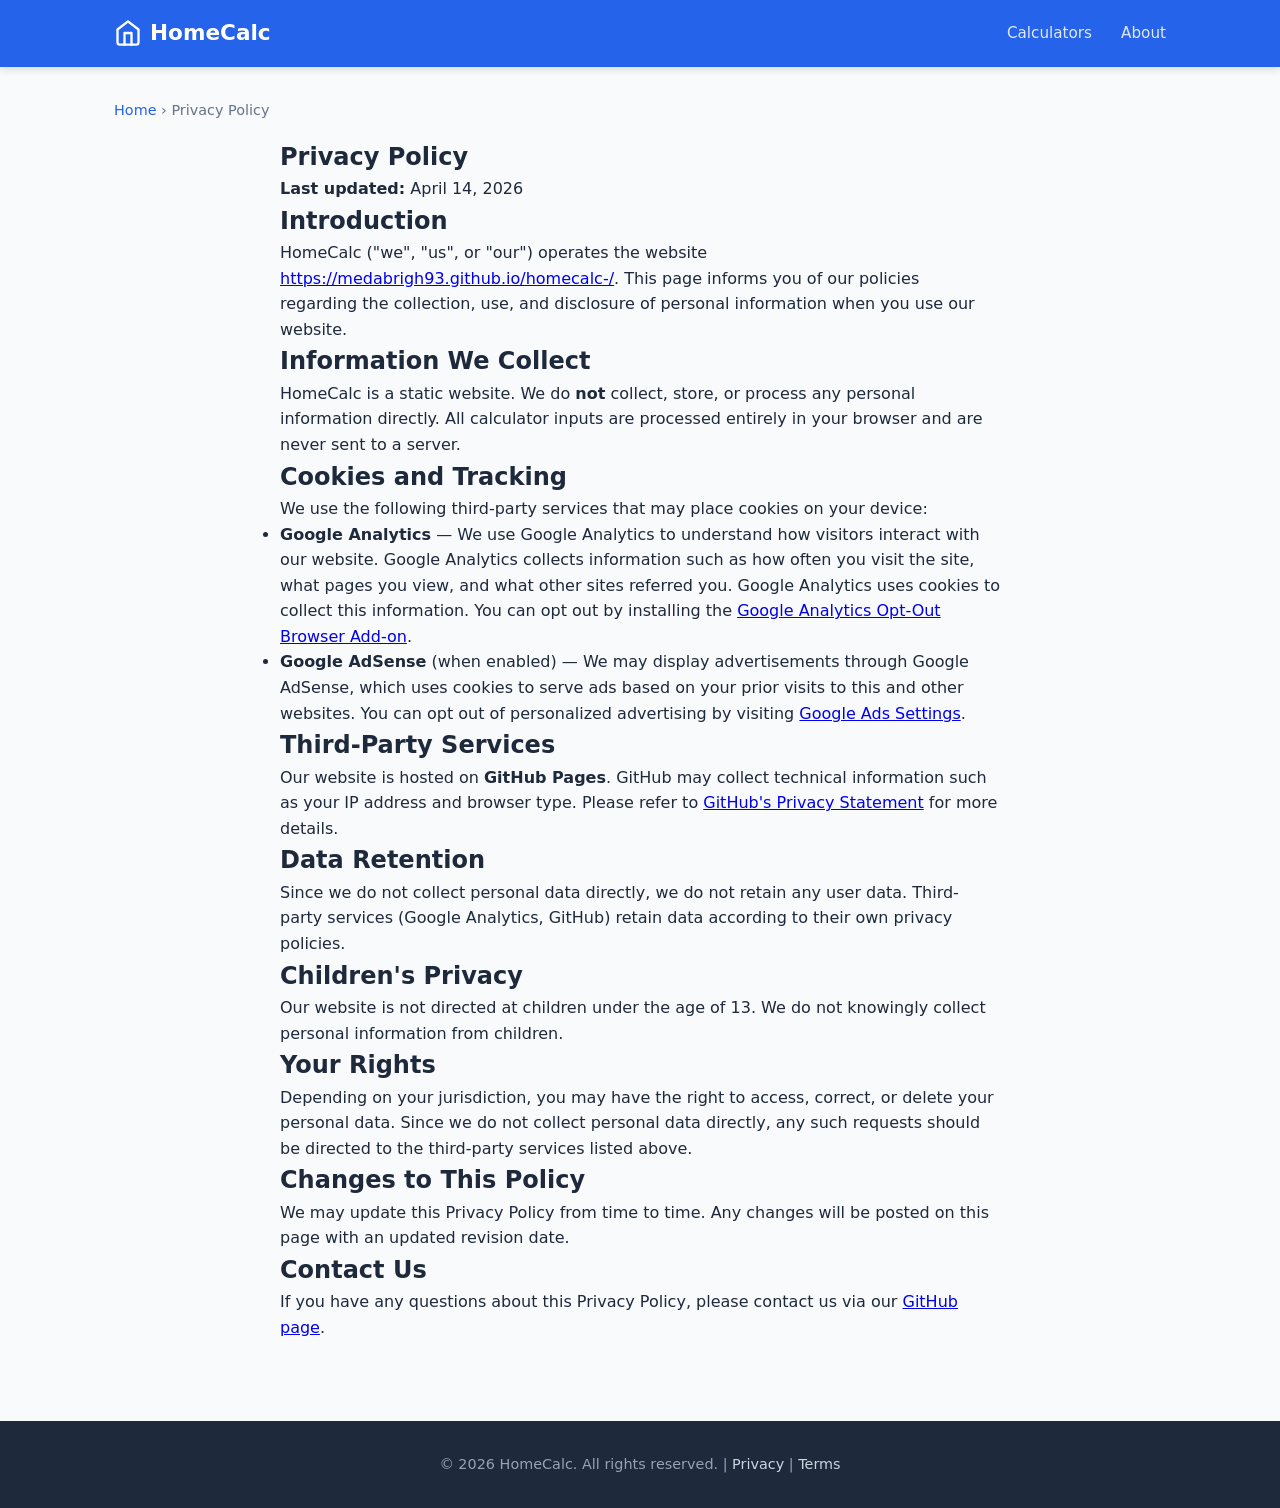
<file: privacy.html>
<!DOCTYPE html>
<html lang="en">
<head>
  <meta charset="UTF-8">
  <meta name="viewport" content="width=device-width,initial-scale=1">
  <meta name="google-site-verification" content="Q2AYI2MsqWTyny8c1B74LeUb4-TZkfvewmYH_w3mawo" />
  <title>Privacy Policy — HomeCalc</title>
  <meta name="description" content="Privacy Policy for HomeCalc — learn how we handle your data, cookies, and third-party services.">
  <link rel="icon" href="data:image/svg+xml,%3Csvg xmlns='http://www.w3.org/2000/svg' viewBox='0 0 100 100'%3E%3Ctext y='.9em' font-size='90'%3E%F0%9F%8F%A0%3C/text%3E%3C/svg%3E">
  <link rel="canonical" href="https://medabrigh93.github.io/homecalc-/privacy.html">
  <meta property="og:type" content="website">
  <meta property="og:title" content="Privacy Policy — HomeCalc">
  <meta property="og:description" content="Privacy Policy for HomeCalc.">
  <meta property="og:url" content="https://medabrigh93.github.io/homecalc-/privacy.html">
  <meta property="og:site_name" content="HomeCalc">
  <link rel="stylesheet" href="css/style.css">
  <!-- Google tag (gtag.js) -->
  <script async src="https://www.googletagmanager.com/gtag/js?id=G-N9TH2XX9B9"></script>
  <script>
    window.dataLayer = window.dataLayer || [];
    function gtag(){dataLayer.push(arguments);}
    gtag('js', new Date());
    gtag('config', 'G-N9TH2XX9B9');
  </script>
</head>
<body>

<header class="site-header">
  <div class="wrap">
    <a href="./" class="logo">
      <svg viewBox="0 0 24 24" fill="none" stroke="currentColor" stroke-width="2" stroke-linecap="round" stroke-linejoin="round"><path d="M3 9l9-7 9 7v11a2 2 0 0 1-2 2H5a2 2 0 0 1-2-2z"/><polyline points="9 22 9 12 15 12 15 22"/></svg>
      HomeCalc
    </a>
    <nav>
      <a href="./">Calculators</a>
      <a href="about.html">About</a>
    </nav>
  </div>
</header>

<main class="wrap">
  <div class="breadcrumb"><a href="./">Home</a> &rsaquo; Privacy Policy</div>

  <section class="calc-section" style="max-width:720px;margin:0 auto">
    <h1>Privacy Policy</h1>
    <p><strong>Last updated:</strong> April 14, 2026</p>

    <h2>Introduction</h2>
    <p>HomeCalc ("we", "us", or "our") operates the website <a href="https://medabrigh93.github.io/homecalc-/">https://medabrigh93.github.io/homecalc-/</a>. This page informs you of our policies regarding the collection, use, and disclosure of personal information when you use our website.</p>

    <h2>Information We Collect</h2>
    <p>HomeCalc is a static website. We do <strong>not</strong> collect, store, or process any personal information directly. All calculator inputs are processed entirely in your browser and are never sent to a server.</p>

    <h2>Cookies and Tracking</h2>
    <p>We use the following third-party services that may place cookies on your device:</p>
    <ul>
      <li><strong>Google Analytics</strong> — We use Google Analytics to understand how visitors interact with our website. Google Analytics collects information such as how often you visit the site, what pages you view, and what other sites referred you. Google Analytics uses cookies to collect this information. You can opt out by installing the <a href="https://tools.google.com/dlpage/gaoptout" rel="noopener" target="_blank">Google Analytics Opt-Out Browser Add-on</a>.</li>
      <li><strong>Google AdSense</strong> (when enabled) — We may display advertisements through Google AdSense, which uses cookies to serve ads based on your prior visits to this and other websites. You can opt out of personalized advertising by visiting <a href="https://www.google.com/settings/ads" rel="noopener" target="_blank">Google Ads Settings</a>.</li>
    </ul>

    <h2>Third-Party Services</h2>
    <p>Our website is hosted on <strong>GitHub Pages</strong>. GitHub may collect technical information such as your IP address and browser type. Please refer to <a href="https://docs.github.com/en/site-policy/privacy-policies/github-general-privacy-statement" rel="noopener" target="_blank">GitHub's Privacy Statement</a> for more details.</p>

    <h2>Data Retention</h2>
    <p>Since we do not collect personal data directly, we do not retain any user data. Third-party services (Google Analytics, GitHub) retain data according to their own privacy policies.</p>

    <h2>Children's Privacy</h2>
    <p>Our website is not directed at children under the age of 13. We do not knowingly collect personal information from children.</p>

    <h2>Your Rights</h2>
    <p>Depending on your jurisdiction, you may have the right to access, correct, or delete your personal data. Since we do not collect personal data directly, any such requests should be directed to the third-party services listed above.</p>

    <h2>Changes to This Policy</h2>
    <p>We may update this Privacy Policy from time to time. Any changes will be posted on this page with an updated revision date.</p>

    <h2>Contact Us</h2>
    <p>If you have any questions about this Privacy Policy, please contact us via our <a href="https://github.com/medabrigh93/homecalc-/issues" rel="noopener" target="_blank">GitHub page</a>.</p>
  </section>
</main>

<footer class="site-footer">
  <p>&copy; 2026 HomeCalc. All rights reserved. | <a href="privacy.html">Privacy</a> | <a href="terms.html">Terms</a></p>
</footer>

<script src="js/main.js" defer></script>
</body>
</html>
</file>
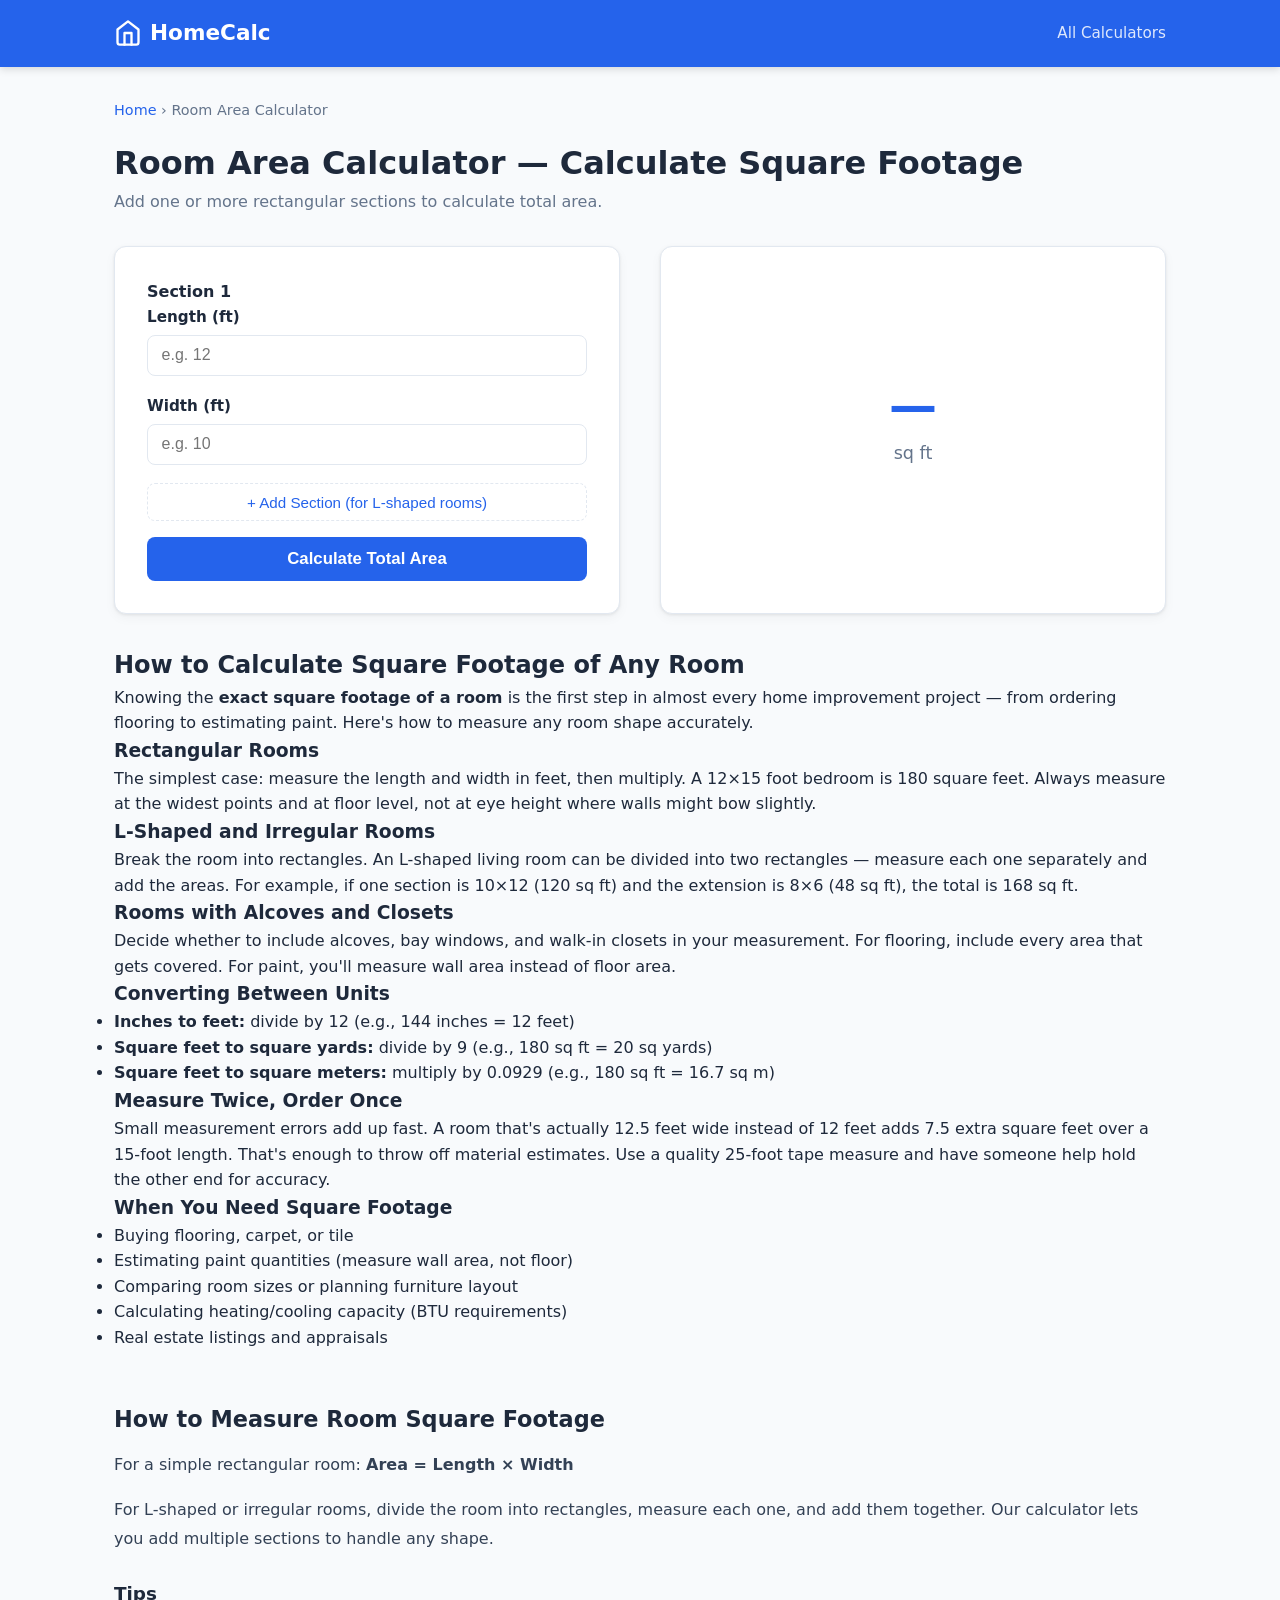
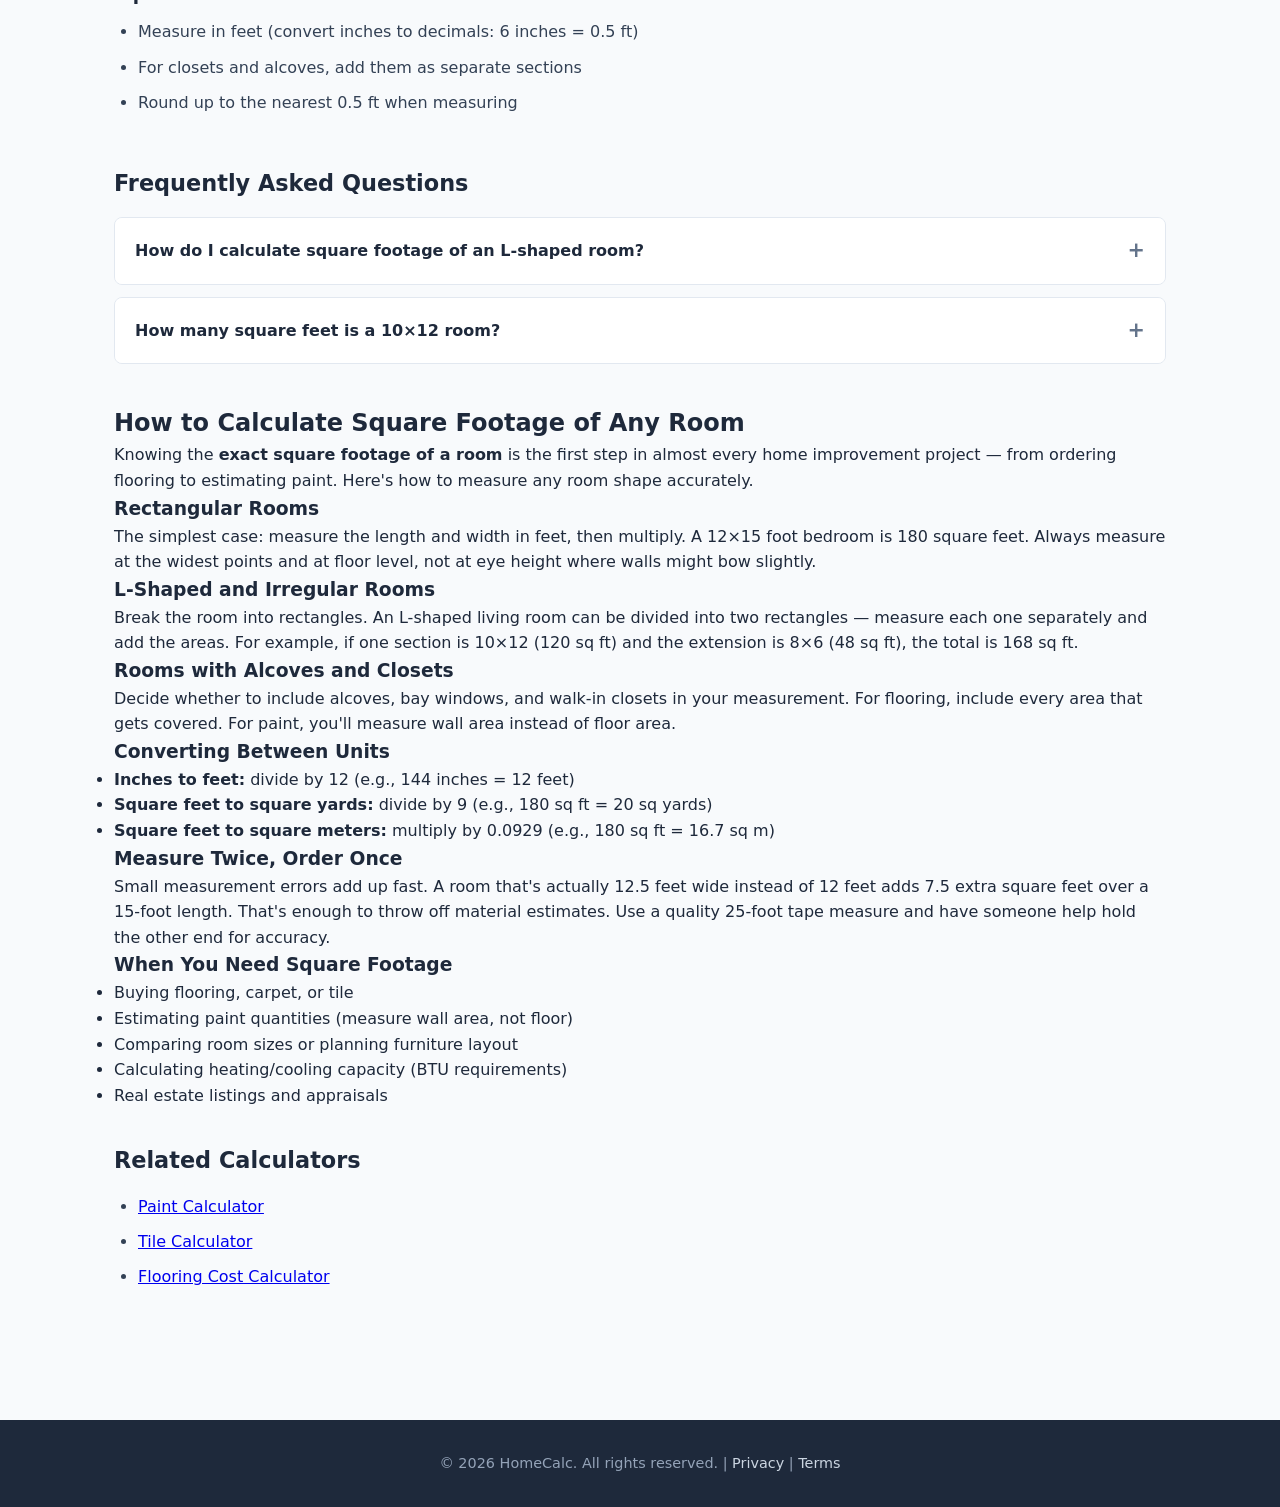
<file: room-area-calculator.html>
﻿<!DOCTYPE html>
<html lang="en">
<head>
  <meta charset="UTF-8">
  <meta name="viewport" content="width=device-width,initial-scale=1">
  <meta name="google-site-verification" content="Q2AYI2MsqWTyny8c1B74LeUb4-TZkfvewmYH_w3mawo" />
  <title>Room Area Calculator — Calculate Square Footage | HomeCalc</title>
  <meta name="description" content="Calculate the square footage of any room including L-shaped and multi-section layouts. Free room area calculator for flooring, paint, and more.">
    <link rel="icon" href="data:image/svg+xml,%3Csvg xmlns='http://www.w3.org/2000/svg' viewBox='0 0 100 100'%3E%3Ctext y='.9em' font-size='90'%3E%F0%9F%8F%A0%3C/text%3E%3C/svg%3E">
  <link rel="canonical" href="https://medabrigh93.github.io/homecalc-/room-area-calculator.html">
  <meta property="og:type" content="website">
  <meta property="og:title" content="Room Area Calculator - Calculate Square Footage">
  <meta property="og:description" content="Calculate the square footage of any room. Supports rectangular, L-shaped, and multi-section rooms.">
  <meta property="og:url" content="https://medabrigh93.github.io/homecalc-/room-area-calculator.html">
  <meta property="og:site_name" content="HomeCalc">
  <meta name="twitter:card" content="summary">
  <meta name="twitter:title" content="Room Area Calculator - Calculate Square Footage">
  <meta name="twitter:description" content="Calculate the square footage of any room. Supports rectangular, L-shaped, and multi-section rooms.">
  <link rel="stylesheet" href="css/style.css">
  <script type="application/ld+json">
  {
  "@context": "https://schema.org",
  "@type": "FAQPage",
  "mainEntity": [
    {
      "@type": "Question",
      "name": "How do I calculate square footage of an L-shaped room?",
      "acceptedAnswer": {
        "@type": "Answer",
        "text": "Divide the L into two rectangles. Measure length x width of each, then add them together."
      }
    },
    {
      "@type": "Question",
      "name": "How many square feet is a 10x12 room?",
      "acceptedAnswer": {
        "@type": "Answer",
        "text": "120 square feet (10 x 12 = 120)."
      }
    }
  ]
}
  </script>
  <script type="application/ld+json">
  {
  "@context": "https://schema.org",
  "@type": "BreadcrumbList",
  "itemListElement": [
    {
      "@type": "ListItem",
      "position": 1,
      "name": "Home",
      "item": "https://medabrigh93.github.io/homecalc-/"
    },
    {
      "@type": "ListItem",
      "position": 2,
      "name": "Room Area Calculator",
      "item": "https://medabrigh93.github.io/homecalc-/room-area-calculator.html"
    }
  ]
}
  </script>
<!-- Google tag (gtag.js) -->
  <script async src="https://www.googletagmanager.com/gtag/js?id=G-N9TH2XX9B9"></script>
  <script>
    window.dataLayer = window.dataLayer || [];
    function gtag(){dataLayer.push(arguments);}
    gtag('js', new Date());
    gtag('config', 'G-N9TH2XX9B9');
  </script>
</head>
<body>

<header class="site-header">
  <div class="wrap">
    <a href="./" class="logo">
      <svg viewBox="0 0 24 24" fill="none" stroke="currentColor" stroke-width="2" stroke-linecap="round" stroke-linejoin="round"><path d="M3 9l9-7 9 7v11a2 2 0 0 1-2 2H5a2 2 0 0 1-2-2z"/><polyline points="9 22 9 12 15 12 15 22"/></svg>
      HomeCalc
    </a>
    <nav><a href="./">All Calculators</a></nav>
  </div>
</header>

<main class="wrap">
  <div class="breadcrumb"><a href="./">Home</a> &rsaquo; Room Area Calculator</div>

  <h1>Room Area Calculator — Calculate Square Footage</h1>
  <p style="color:var(--muted);margin-bottom:1.5rem">Add one or more rectangular sections to calculate total area.</p>

  <div class="calc-page">
    <div class="calc-form">
      <div id="sections">
        <div class="section-group" data-index="0">
          <strong>Section 1</strong>
          <label>Length (ft)</label>
          <input type="number" class="sec-l" placeholder="e.g. 12" min="0" step="0.1">
          <label>Width (ft)</label>
          <input type="number" class="sec-w" placeholder="e.g. 10" min="0" step="0.1">
        </div>
      </div>

      <button type="button" style="background:none;border:1px dashed var(--border);color:var(--primary);padding:.6rem;border-radius:8px;width:100%;cursor:pointer;margin-bottom:1rem;font-size:.95rem" onclick="addSection()">+ Add Section (for L-shaped rooms)</button>

      <button class="btn" onclick="calculateArea()">Calculate Total Area</button>
    </div>

    <div class="calc-result">
      <div class="big-number" id="result-area">—</div>
      <div class="unit">sq ft</div>
      <div class="detail" id="result-detail"></div>
    </div>
  </div>


  <section class="calc-section" style="margin-top:2rem">
    <h2>How to Calculate Square Footage of Any Room</h2>
    <p>Knowing the <strong>exact square footage of a room</strong> is the first step in almost every home improvement project — from ordering flooring to estimating paint. Here's how to measure any room shape accurately.</p>
    <h3>Rectangular Rooms</h3>
    <p>The simplest case: measure the length and width in feet, then multiply. A 12&times;15 foot bedroom is 180 square feet. Always measure at the widest points and at floor level, not at eye height where walls might bow slightly.</p>
    <h3>L-Shaped and Irregular Rooms</h3>
    <p>Break the room into rectangles. An L-shaped living room can be divided into two rectangles — measure each one separately and add the areas. For example, if one section is 10&times;12 (120 sq ft) and the extension is 8&times;6 (48 sq ft), the total is 168 sq ft.</p>
    <h3>Rooms with Alcoves and Closets</h3>
    <p>Decide whether to include alcoves, bay windows, and walk-in closets in your measurement. For flooring, include every area that gets covered. For paint, you'll measure wall area instead of floor area.</p>
    <h3>Converting Between Units</h3>
    <ul>
      <li><strong>Inches to feet:</strong> divide by 12 (e.g., 144 inches = 12 feet)</li>
      <li><strong>Square feet to square yards:</strong> divide by 9 (e.g., 180 sq ft = 20 sq yards)</li>
      <li><strong>Square feet to square meters:</strong> multiply by 0.0929 (e.g., 180 sq ft = 16.7 sq m)</li>
    </ul>
    <h3>Measure Twice, Order Once</h3>
    <p>Small measurement errors add up fast. A room that's actually 12.5 feet wide instead of 12 feet adds 7.5 extra square feet over a 15-foot length. That's enough to throw off material estimates. Use a quality 25-foot tape measure and have someone help hold the other end for accuracy.</p>
    <h3>When You Need Square Footage</h3>
    <ul>
      <li>Buying flooring, carpet, or tile</li>
      <li>Estimating paint quantities (measure wall area, not floor)</li>
      <li>Comparing room sizes or planning furniture layout</li>
      <li>Calculating heating/cooling capacity (BTU requirements)</li>
      <li>Real estate listings and appraisals</li>
    </ul>
  </section>

  <!-- AD SLOT: Paste your AdSense code here --><div class="ad-slot"></div>

  <section class="info-section">
    <h2>How to Measure Room Square Footage</h2>
    <p>For a simple rectangular room: <strong>Area = Length × Width</strong></p>
    <p>For L-shaped or irregular rooms, divide the room into rectangles, measure each one, and add them together. Our calculator lets you add multiple sections to handle any shape.</p>

    <h3>Tips</h3>
    <ul>
      <li>Measure in feet (convert inches to decimals: 6 inches = 0.5 ft)</li>
      <li>For closets and alcoves, add them as separate sections</li>
      <li>Round up to the nearest 0.5 ft when measuring</li>
    </ul>
  </section>

  <section class="faq">
    <h2>Frequently Asked Questions</h2>
    <div class="faq-item">
      <div class="faq-q">How do I calculate square footage of an L-shaped room?</div>
      <div class="faq-a">Divide the L into two rectangles. Measure length × width of each, then add them. Use the "+ Add Section" button above to enter both.</div>
    </div>
    <div class="faq-item">
      <div class="faq-q">How many square feet is a 10×12 room?</div>
      <div class="faq-a">120 square feet (10 × 12 = 120).</div>
    </div>
  </section>


  <section class="calc-section" style="margin-top:2rem">
    <h2>How to Calculate Square Footage of Any Room</h2>
    <p>Knowing the <strong>exact square footage of a room</strong> is the first step in almost every home improvement project — from ordering flooring to estimating paint. Here's how to measure any room shape accurately.</p>
    <h3>Rectangular Rooms</h3>
    <p>The simplest case: measure the length and width in feet, then multiply. A 12&times;15 foot bedroom is 180 square feet. Always measure at the widest points and at floor level, not at eye height where walls might bow slightly.</p>
    <h3>L-Shaped and Irregular Rooms</h3>
    <p>Break the room into rectangles. An L-shaped living room can be divided into two rectangles — measure each one separately and add the areas. For example, if one section is 10&times;12 (120 sq ft) and the extension is 8&times;6 (48 sq ft), the total is 168 sq ft.</p>
    <h3>Rooms with Alcoves and Closets</h3>
    <p>Decide whether to include alcoves, bay windows, and walk-in closets in your measurement. For flooring, include every area that gets covered. For paint, you'll measure wall area instead of floor area.</p>
    <h3>Converting Between Units</h3>
    <ul>
      <li><strong>Inches to feet:</strong> divide by 12 (e.g., 144 inches = 12 feet)</li>
      <li><strong>Square feet to square yards:</strong> divide by 9 (e.g., 180 sq ft = 20 sq yards)</li>
      <li><strong>Square feet to square meters:</strong> multiply by 0.0929 (e.g., 180 sq ft = 16.7 sq m)</li>
    </ul>
    <h3>Measure Twice, Order Once</h3>
    <p>Small measurement errors add up fast. A room that's actually 12.5 feet wide instead of 12 feet adds 7.5 extra square feet over a 15-foot length. That's enough to throw off material estimates. Use a quality 25-foot tape measure and have someone help hold the other end for accuracy.</p>
    <h3>When You Need Square Footage</h3>
    <ul>
      <li>Buying flooring, carpet, or tile</li>
      <li>Estimating paint quantities (measure wall area, not floor)</li>
      <li>Comparing room sizes or planning furniture layout</li>
      <li>Calculating heating/cooling capacity (BTU requirements)</li>
      <li>Real estate listings and appraisals</li>
    </ul>
  </section>

  <!-- AD SLOT: Paste your AdSense code here --><div class="ad-slot"></div>

  <section class="info-section" style="margin-top:2rem">
    <h2>Related Calculators</h2>
    <ul>
    <li><a href="paint-calculator.html">Paint Calculator</a></li>
    <li><a href="tile-calculator.html">Tile Calculator</a></li>
    <li><a href="flooring-calculator.html">Flooring Cost Calculator</a></li>
    </ul>
  </section>
</main>

<footer class="site-footer">
  <p>&copy; 2026 HomeCalc. All rights reserved. | <a href="privacy.html">Privacy</a> | <a href="terms.html">Terms</a></p>
</footer>

<script src="js/main.js" defer></script>
<script>
let sectionCount = 1;

function addSection() {
  sectionCount++;
  const div = document.createElement('div');
  div.className = 'section-group';
  div.style.marginTop = '1rem';
  div.innerHTML = `
    <strong>Section ${sectionCount}</strong>
    <label>Length (ft)</label>
    <input type="number" class="sec-l" placeholder="e.g. 8" min="0" step="0.1">
    <label>Width (ft)</label>
    <input type="number" class="sec-w" placeholder="e.g. 6" min="0" step="0.1">
  `;
  document.getElementById('sections').appendChild(div);
}

function calculateArea() {
  const lengths = document.querySelectorAll('.sec-l');
  const widths = document.querySelectorAll('.sec-w');
  let total = 0;
  const parts = [];

  for (let i = 0; i < lengths.length; i++) {
    const l = parseFloat(lengths[i].value) || 0;
    const w = parseFloat(widths[i].value) || 0;
    const a = l * w;
    total += a;
    if (a > 0) parts.push(`Section ${i+1}: ${l} × ${w} = ${a.toFixed(1)} sq ft`);
  }

  setResult('result-area', total.toFixed(1));
  const sqm = total * 0.0929;
  document.getElementById('result-detail').innerHTML =
    parts.join('<br>') + `<br><br>= ${total.toFixed(1)} sq ft (${sqm.toFixed(1)} m²)`;
}
</script>
</body>
</html>
</file>
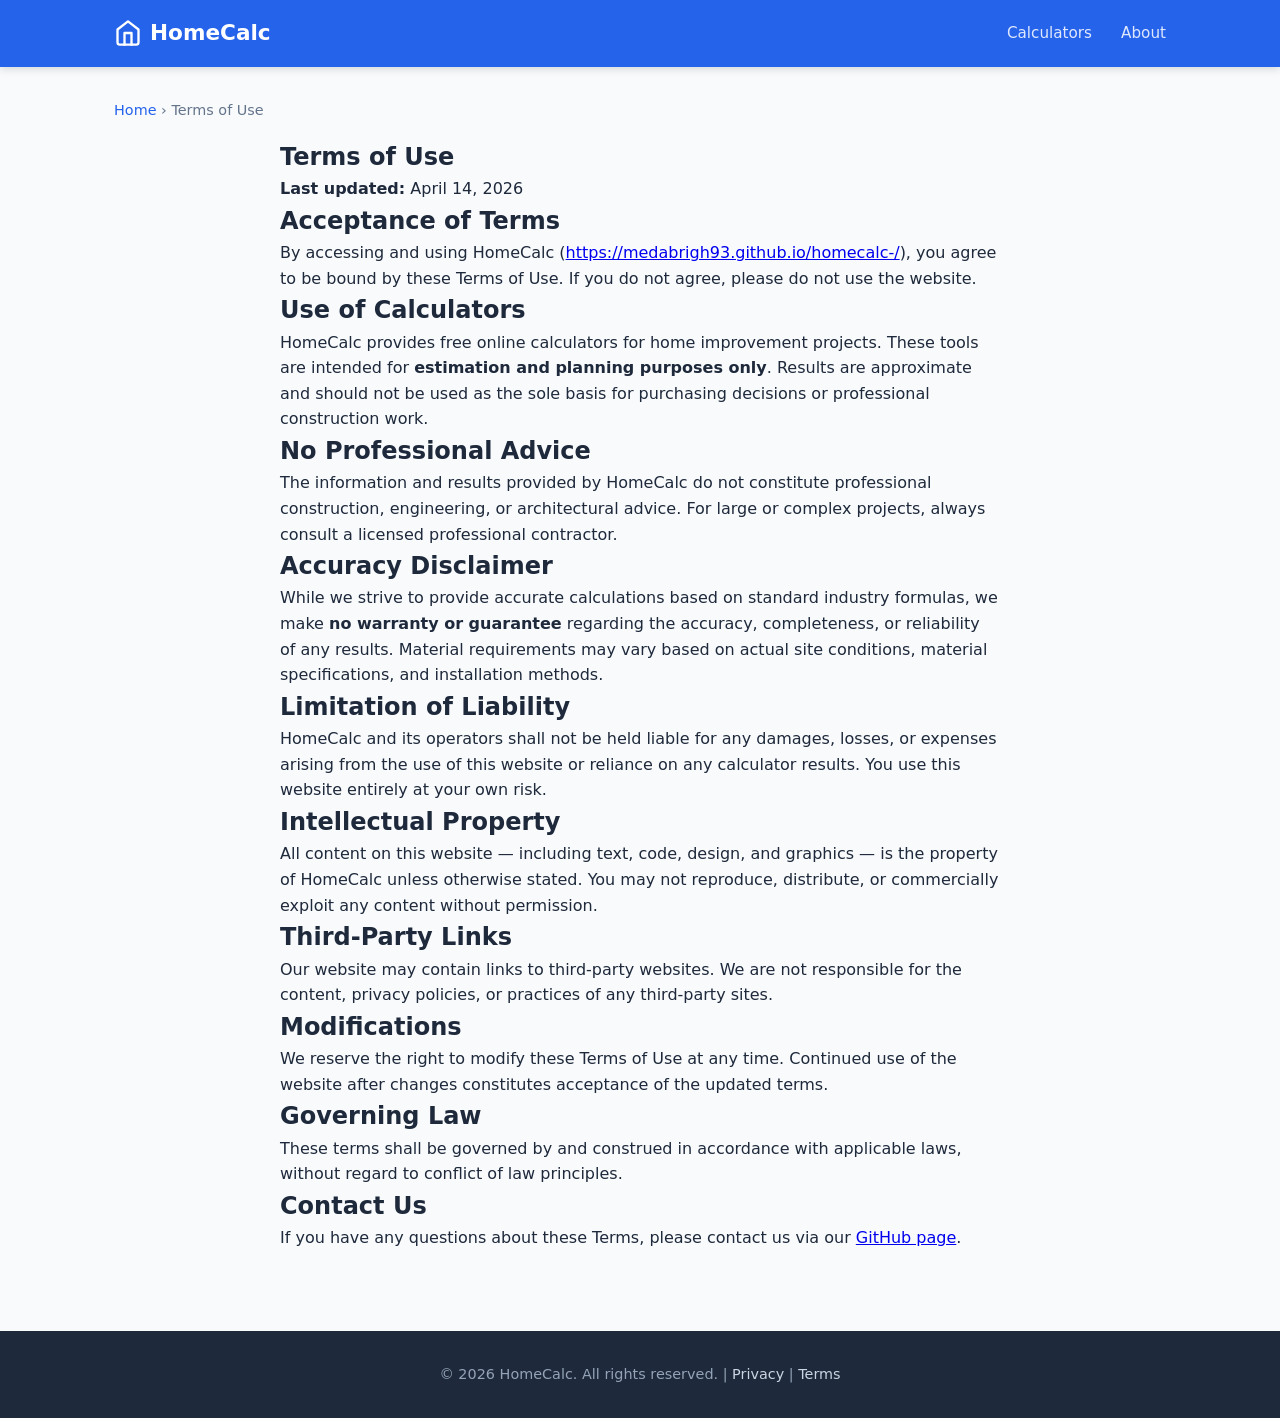
<file: terms.html>
<!DOCTYPE html>
<html lang="en">
<head>
  <meta charset="UTF-8">
  <meta name="viewport" content="width=device-width,initial-scale=1">
  <meta name="google-site-verification" content="Q2AYI2MsqWTyny8c1B74LeUb4-TZkfvewmYH_w3mawo" />
  <title>Terms of Use — HomeCalc</title>
  <meta name="description" content="Terms of Use for HomeCalc — conditions for using our free home improvement calculators.">
  <link rel="icon" href="data:image/svg+xml,%3Csvg xmlns='http://www.w3.org/2000/svg' viewBox='0 0 100 100'%3E%3Ctext y='.9em' font-size='90'%3E%F0%9F%8F%A0%3C/text%3E%3C/svg%3E">
  <link rel="canonical" href="https://medabrigh93.github.io/homecalc-/terms.html">
  <meta property="og:type" content="website">
  <meta property="og:title" content="Terms of Use — HomeCalc">
  <meta property="og:description" content="Terms of Use for HomeCalc.">
  <meta property="og:url" content="https://medabrigh93.github.io/homecalc-/terms.html">
  <meta property="og:site_name" content="HomeCalc">
  <link rel="stylesheet" href="css/style.css">
  <!-- Google tag (gtag.js) -->
  <script async src="https://www.googletagmanager.com/gtag/js?id=G-N9TH2XX9B9"></script>
  <script>
    window.dataLayer = window.dataLayer || [];
    function gtag(){dataLayer.push(arguments);}
    gtag('js', new Date());
    gtag('config', 'G-N9TH2XX9B9');
  </script>
</head>
<body>

<header class="site-header">
  <div class="wrap">
    <a href="./" class="logo">
      <svg viewBox="0 0 24 24" fill="none" stroke="currentColor" stroke-width="2" stroke-linecap="round" stroke-linejoin="round"><path d="M3 9l9-7 9 7v11a2 2 0 0 1-2 2H5a2 2 0 0 1-2-2z"/><polyline points="9 22 9 12 15 12 15 22"/></svg>
      HomeCalc
    </a>
    <nav>
      <a href="./">Calculators</a>
      <a href="about.html">About</a>
    </nav>
  </div>
</header>

<main class="wrap">
  <div class="breadcrumb"><a href="./">Home</a> &rsaquo; Terms of Use</div>

  <section class="calc-section" style="max-width:720px;margin:0 auto">
    <h1>Terms of Use</h1>
    <p><strong>Last updated:</strong> April 14, 2026</p>

    <h2>Acceptance of Terms</h2>
    <p>By accessing and using HomeCalc (<a href="https://medabrigh93.github.io/homecalc-/">https://medabrigh93.github.io/homecalc-/</a>), you agree to be bound by these Terms of Use. If you do not agree, please do not use the website.</p>

    <h2>Use of Calculators</h2>
    <p>HomeCalc provides free online calculators for home improvement projects. These tools are intended for <strong>estimation and planning purposes only</strong>. Results are approximate and should not be used as the sole basis for purchasing decisions or professional construction work.</p>

    <h2>No Professional Advice</h2>
    <p>The information and results provided by HomeCalc do not constitute professional construction, engineering, or architectural advice. For large or complex projects, always consult a licensed professional contractor.</p>

    <h2>Accuracy Disclaimer</h2>
    <p>While we strive to provide accurate calculations based on standard industry formulas, we make <strong>no warranty or guarantee</strong> regarding the accuracy, completeness, or reliability of any results. Material requirements may vary based on actual site conditions, material specifications, and installation methods.</p>

    <h2>Limitation of Liability</h2>
    <p>HomeCalc and its operators shall not be held liable for any damages, losses, or expenses arising from the use of this website or reliance on any calculator results. You use this website entirely at your own risk.</p>

    <h2>Intellectual Property</h2>
    <p>All content on this website — including text, code, design, and graphics — is the property of HomeCalc unless otherwise stated. You may not reproduce, distribute, or commercially exploit any content without permission.</p>

    <h2>Third-Party Links</h2>
    <p>Our website may contain links to third-party websites. We are not responsible for the content, privacy policies, or practices of any third-party sites.</p>

    <h2>Modifications</h2>
    <p>We reserve the right to modify these Terms of Use at any time. Continued use of the website after changes constitutes acceptance of the updated terms.</p>

    <h2>Governing Law</h2>
    <p>These terms shall be governed by and construed in accordance with applicable laws, without regard to conflict of law principles.</p>

    <h2>Contact Us</h2>
    <p>If you have any questions about these Terms, please contact us via our <a href="https://github.com/medabrigh93/homecalc-/issues" rel="noopener" target="_blank">GitHub page</a>.</p>
  </section>
</main>

<footer class="site-footer">
  <p>&copy; 2026 HomeCalc. All rights reserved. | <a href="privacy.html">Privacy</a> | <a href="terms.html">Terms</a></p>
</footer>

<script src="js/main.js" defer></script>
</body>
</html>
</file>
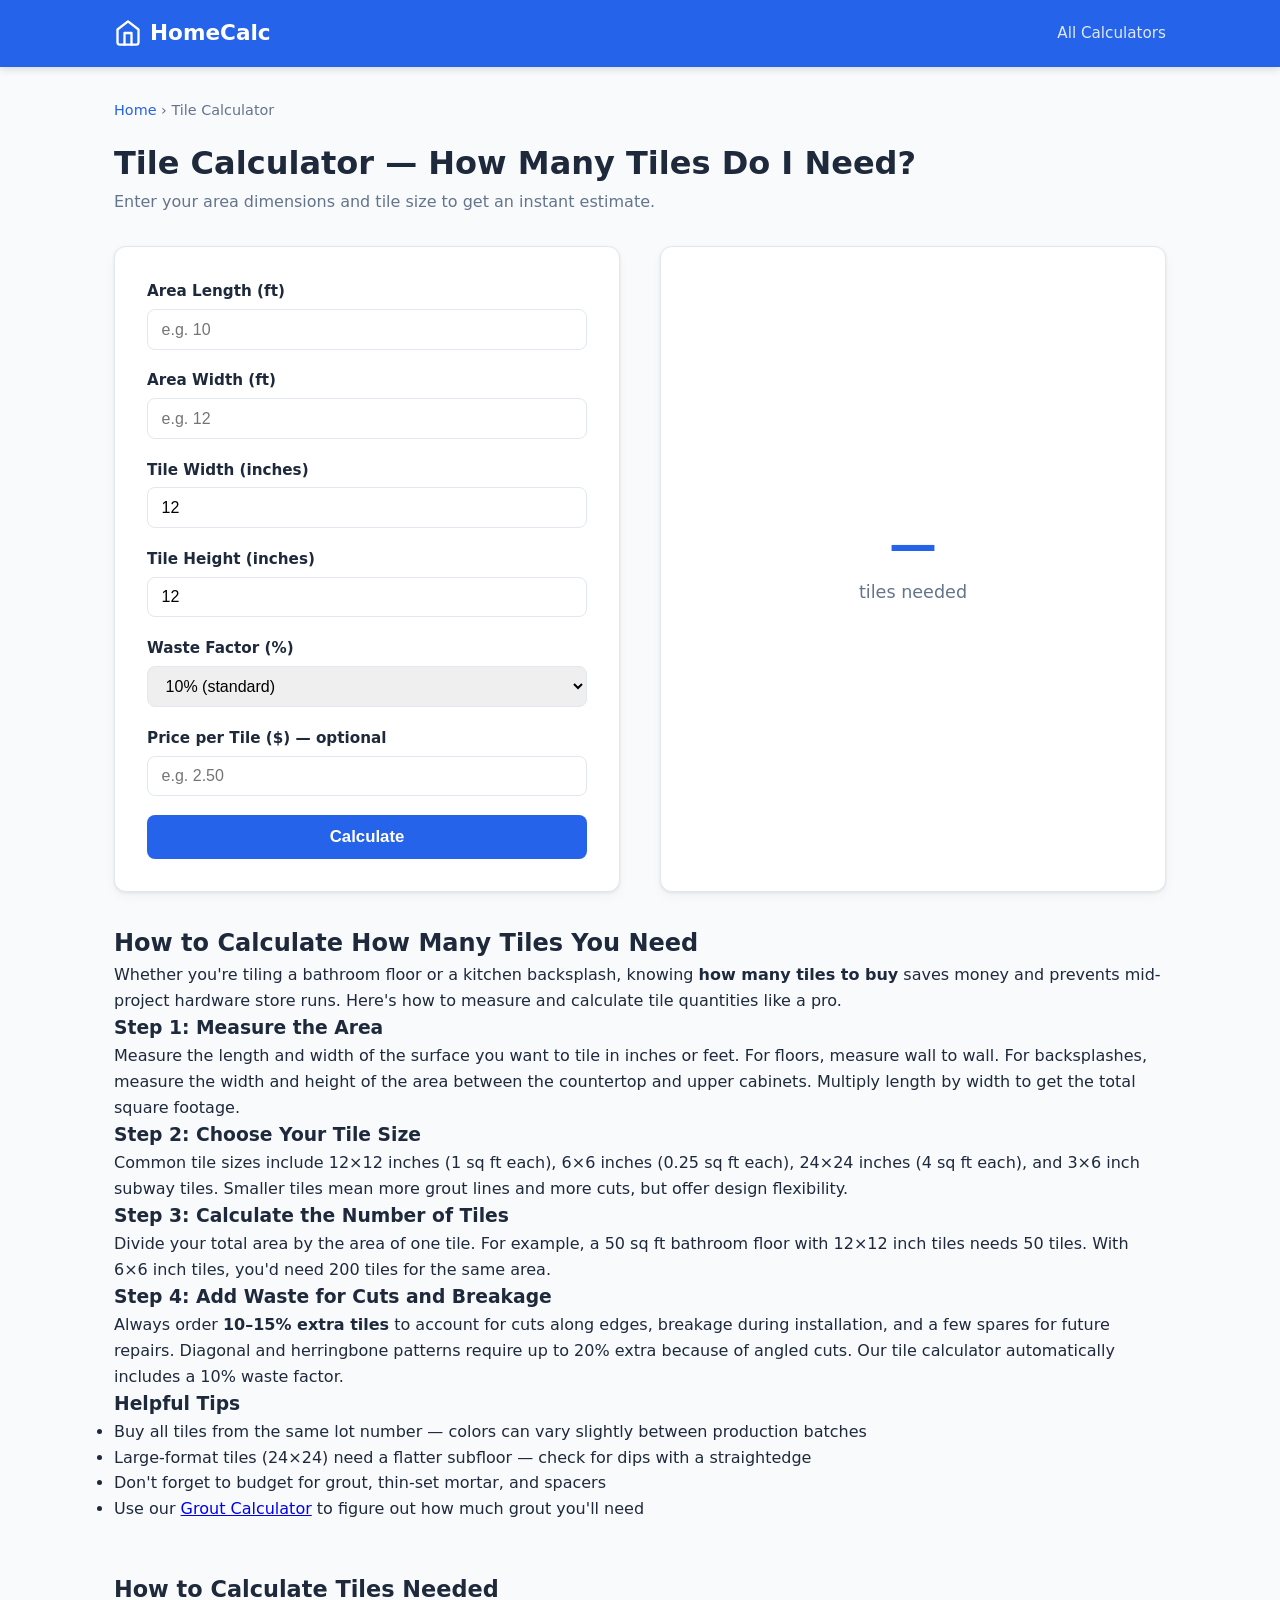
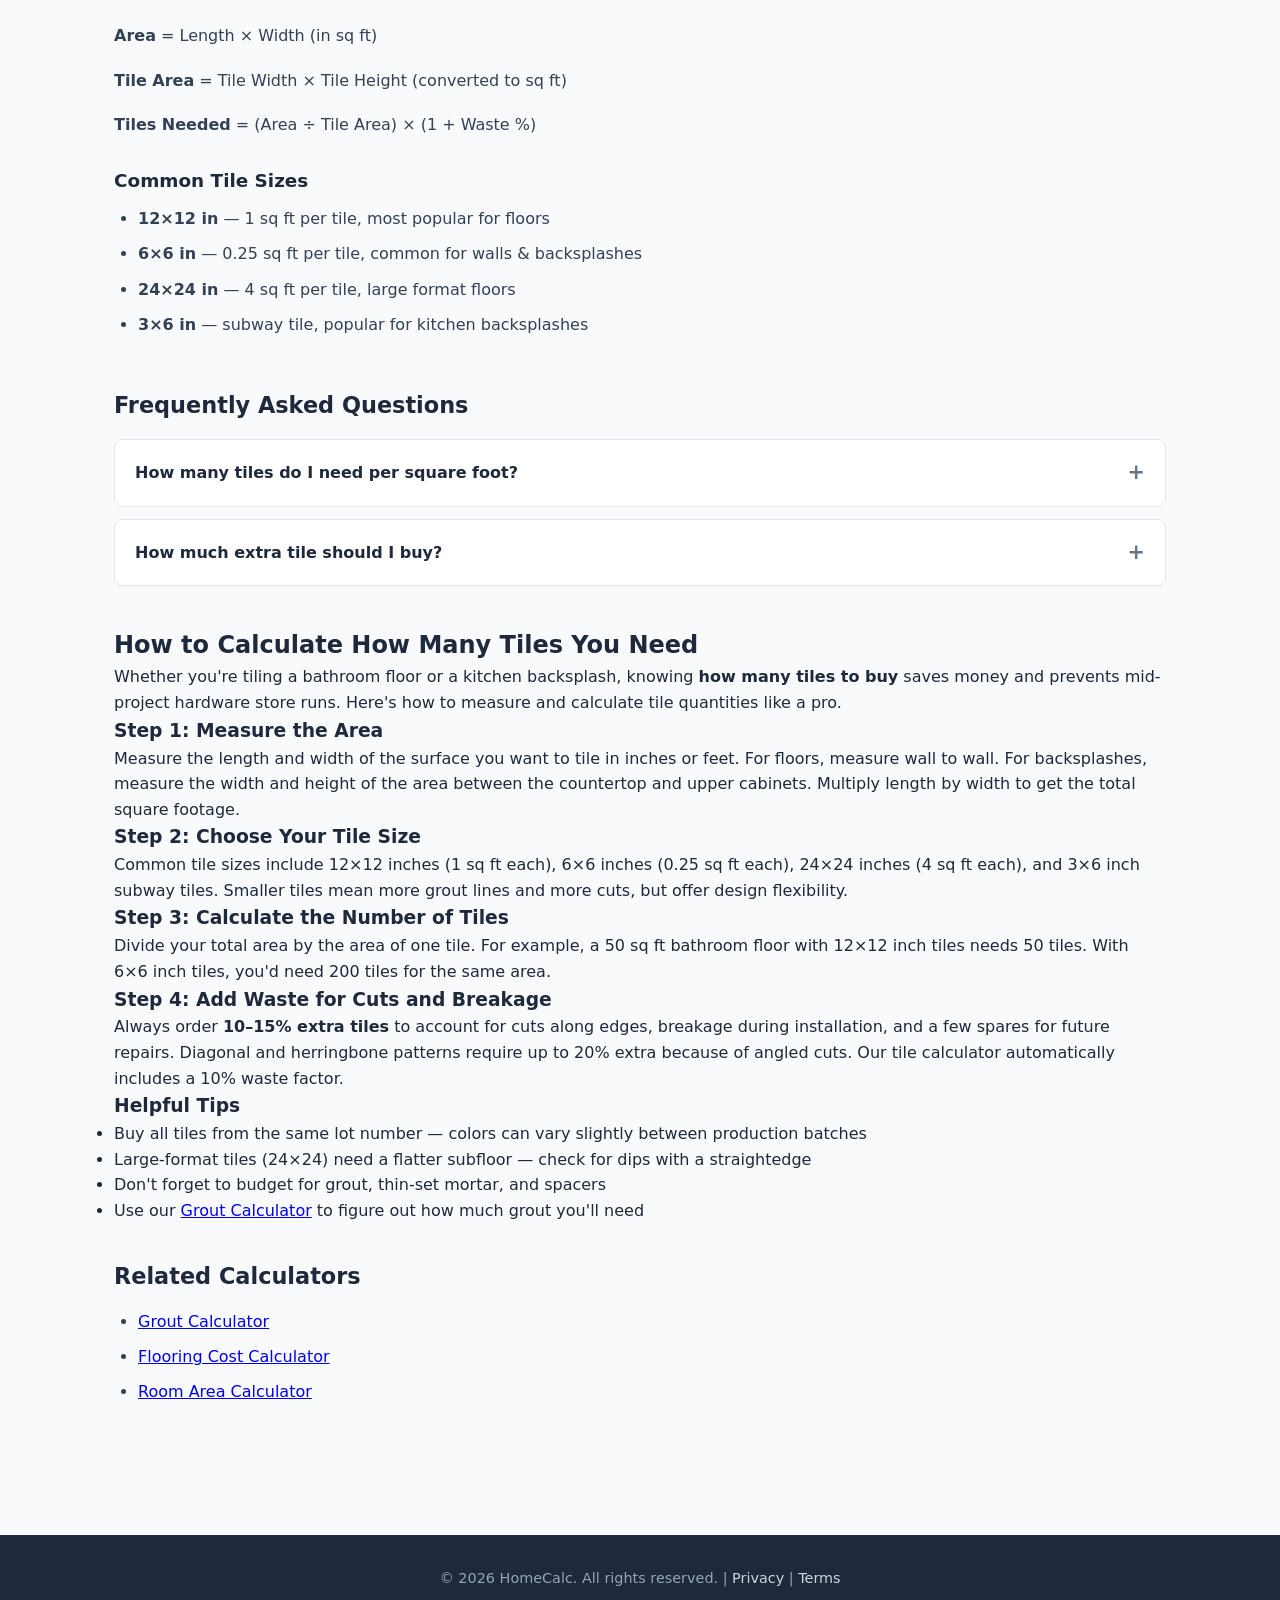
<file: tile-calculator.html>
﻿<!DOCTYPE html>
<html lang="en">
<head>
  <meta charset="UTF-8">
  <meta name="viewport" content="width=device-width,initial-scale=1">
  <meta name="google-site-verification" content="Q2AYI2MsqWTyny8c1B74LeUb4-TZkfvewmYH_w3mawo" />
  <title>Tile Calculator — How Many Tiles Do I Need? | HomeCalc</title>
  <meta name="description" content="How many tiles do I need? Enter your floor or wall area and tile size to get an instant count with waste factor. Free tile calculator for any project.">
    <link rel="icon" href="data:image/svg+xml,%3Csvg xmlns='http://www.w3.org/2000/svg' viewBox='0 0 100 100'%3E%3Ctext y='.9em' font-size='90'%3E%F0%9F%8F%A0%3C/text%3E%3C/svg%3E">
  <link rel="canonical" href="https://medabrigh93.github.io/homecalc-/tile-calculator.html">
  <meta property="og:type" content="website">
  <meta property="og:title" content="Tile Calculator - How Many Tiles Do I Need?">
  <meta property="og:description" content="Calculate how many tiles you need for your floor or wall project. Enter area and tile size to get an instant estimate.">
  <meta property="og:url" content="https://medabrigh93.github.io/homecalc-/tile-calculator.html">
  <meta property="og:site_name" content="HomeCalc">
  <meta name="twitter:card" content="summary">
  <meta name="twitter:title" content="Tile Calculator - How Many Tiles Do I Need?">
  <meta name="twitter:description" content="Calculate how many tiles you need for your floor or wall project. Enter area and tile size to get an instant estimate.">
  <link rel="stylesheet" href="css/style.css">
  <script type="application/ld+json">
  {
    "@context": "https://schema.org",
    "@type": "FAQPage",
    "mainEntity": [
      {"@type": "Question", "name": "How many tiles do I need per square foot?", "acceptedAnswer": {"@type": "Answer", "text": "It depends on tile size. For 12x12 inch tiles, you need 1 tile per sq ft. For 6x6 inch tiles, you need 4 tiles per sq ft."}},
      {"@type": "Question", "name": "How much extra tile should I buy?", "acceptedAnswer": {"@type": "Answer", "text": "Buy 10-15% extra for cuts, breakage, and waste. Complex patterns or diagonal layouts may need 15-20% extra."}}
    ]
  }
  </script>
  <script type="application/ld+json">
  {
  "@context": "https://schema.org",
  "@type": "BreadcrumbList",
  "itemListElement": [
    {
      "@type": "ListItem",
      "position": 1,
      "name": "Home",
      "item": "https://medabrigh93.github.io/homecalc-/"
    },
    {
      "@type": "ListItem",
      "position": 2,
      "name": "Tile Calculator",
      "item": "https://medabrigh93.github.io/homecalc-/tile-calculator.html"
    }
  ]
}
  </script>
<!-- Google tag (gtag.js) -->
  <script async src="https://www.googletagmanager.com/gtag/js?id=G-N9TH2XX9B9"></script>
  <script>
    window.dataLayer = window.dataLayer || [];
    function gtag(){dataLayer.push(arguments);}
    gtag('js', new Date());
    gtag('config', 'G-N9TH2XX9B9');
  </script>
</head>
<body>

<header class="site-header">
  <div class="wrap">
    <a href="./" class="logo">
      <svg viewBox="0 0 24 24" fill="none" stroke="currentColor" stroke-width="2" stroke-linecap="round" stroke-linejoin="round"><path d="M3 9l9-7 9 7v11a2 2 0 0 1-2 2H5a2 2 0 0 1-2-2z"/><polyline points="9 22 9 12 15 12 15 22"/></svg>
      HomeCalc
    </a>
    <nav><a href="./">All Calculators</a></nav>
  </div>
</header>

<main class="wrap">
  <div class="breadcrumb"><a href="./">Home</a> &rsaquo; Tile Calculator</div>

  <h1>Tile Calculator — How Many Tiles Do I Need?</h1>
  <p style="color:var(--muted);margin-bottom:1.5rem">Enter your area dimensions and tile size to get an instant estimate.</p>

  <div class="calc-page">
    <div class="calc-form">
      <label for="areaLength">Area Length (ft)</label>
      <input type="number" id="areaLength" placeholder="e.g. 10" min="0" step="0.1">

      <label for="areaWidth">Area Width (ft)</label>
      <input type="number" id="areaWidth" placeholder="e.g. 12" min="0" step="0.1">

      <label for="tileW">Tile Width (inches)</label>
      <input type="number" id="tileW" value="12" min="0.1" step="0.1">

      <label for="tileH">Tile Height (inches)</label>
      <input type="number" id="tileH" value="12" min="0.1" step="0.1">

      <label for="waste">Waste Factor (%)</label>
      <select id="waste">
        <option value="10" selected>10% (standard)</option>
        <option value="15">15% (diagonal/complex)</option>
        <option value="20">20% (intricate pattern)</option>
      </select>

      <label for="pricePerTile">Price per Tile ($) — optional</label>
      <input type="number" id="pricePerTile" placeholder="e.g. 2.50" min="0" step="0.01">

      <button class="btn" onclick="calculateTiles()">Calculate</button>
    </div>

    <div class="calc-result" id="result-panel">
      <div class="big-number" id="result-tiles">—</div>
      <div class="unit">tiles needed</div>
      <div class="detail" id="result-detail"></div>
    </div>
  </div>


  <section class="calc-section" style="margin-top:2rem">
    <h2>How to Calculate How Many Tiles You Need</h2>
    <p>Whether you're tiling a bathroom floor or a kitchen backsplash, knowing <strong>how many tiles to buy</strong> saves money and prevents mid-project hardware store runs. Here's how to measure and calculate tile quantities like a pro.</p>
    <h3>Step 1: Measure the Area</h3>
    <p>Measure the length and width of the surface you want to tile in inches or feet. For floors, measure wall to wall. For backsplashes, measure the width and height of the area between the countertop and upper cabinets. Multiply length by width to get the total square footage.</p>
    <h3>Step 2: Choose Your Tile Size</h3>
    <p>Common tile sizes include 12&times;12 inches (1 sq ft each), 6&times;6 inches (0.25 sq ft each), 24&times;24 inches (4 sq ft each), and 3&times;6 inch subway tiles. Smaller tiles mean more grout lines and more cuts, but offer design flexibility.</p>
    <h3>Step 3: Calculate the Number of Tiles</h3>
    <p>Divide your total area by the area of one tile. For example, a 50 sq ft bathroom floor with 12&times;12 inch tiles needs 50 tiles. With 6&times;6 inch tiles, you'd need 200 tiles for the same area.</p>
    <h3>Step 4: Add Waste for Cuts and Breakage</h3>
    <p>Always order <strong>10&ndash;15% extra tiles</strong> to account for cuts along edges, breakage during installation, and a few spares for future repairs. Diagonal and herringbone patterns require up to 20% extra because of angled cuts. Our tile calculator automatically includes a 10% waste factor.</p>
    <h3>Helpful Tips</h3>
    <ul>
      <li>Buy all tiles from the same lot number — colors can vary slightly between production batches</li>
      <li>Large-format tiles (24&times;24) need a flatter subfloor — check for dips with a straightedge</li>
      <li>Don't forget to budget for grout, thin-set mortar, and spacers</li>
      <li>Use our <a href="grout-calculator.html">Grout Calculator</a> to figure out how much grout you'll need</li>
    </ul>
  </section>

  <!-- AD SLOT: Paste your AdSense code here --><div class="ad-slot"></div>

  <section class="info-section">
    <h2>How to Calculate Tiles Needed</h2>
    <p><strong>Area</strong> = Length × Width (in sq ft)</p>
    <p><strong>Tile Area</strong> = Tile Width × Tile Height (converted to sq ft)</p>
    <p><strong>Tiles Needed</strong> = (Area ÷ Tile Area) × (1 + Waste %)</p>

    <h3>Common Tile Sizes</h3>
    <ul>
      <li><strong>12×12 in</strong> — 1 sq ft per tile, most popular for floors</li>
      <li><strong>6×6 in</strong> — 0.25 sq ft per tile, common for walls &amp; backsplashes</li>
      <li><strong>24×24 in</strong> — 4 sq ft per tile, large format floors</li>
      <li><strong>3×6 in</strong> — subway tile, popular for kitchen backsplashes</li>
    </ul>
  </section>

  <section class="faq">
    <h2>Frequently Asked Questions</h2>
    <div class="faq-item">
      <div class="faq-q">How many tiles do I need per square foot?</div>
      <div class="faq-a">It depends on tile size. For 12×12 inch tiles you need 1 tile per sq ft. For 6×6 inch tiles, you need 4 per sq ft. Our calculator handles any size.</div>
    </div>
    <div class="faq-item">
      <div class="faq-q">How much extra tile should I buy?</div>
      <div class="faq-a">Buy 10–15% extra for cuts, breakage, and waste. Complex patterns or diagonal layouts may need 15–20% extra.</div>
    </div>
  </section>


  <section class="calc-section" style="margin-top:2rem">
    <h2>How to Calculate How Many Tiles You Need</h2>
    <p>Whether you're tiling a bathroom floor or a kitchen backsplash, knowing <strong>how many tiles to buy</strong> saves money and prevents mid-project hardware store runs. Here's how to measure and calculate tile quantities like a pro.</p>
    <h3>Step 1: Measure the Area</h3>
    <p>Measure the length and width of the surface you want to tile in inches or feet. For floors, measure wall to wall. For backsplashes, measure the width and height of the area between the countertop and upper cabinets. Multiply length by width to get the total square footage.</p>
    <h3>Step 2: Choose Your Tile Size</h3>
    <p>Common tile sizes include 12&times;12 inches (1 sq ft each), 6&times;6 inches (0.25 sq ft each), 24&times;24 inches (4 sq ft each), and 3&times;6 inch subway tiles. Smaller tiles mean more grout lines and more cuts, but offer design flexibility.</p>
    <h3>Step 3: Calculate the Number of Tiles</h3>
    <p>Divide your total area by the area of one tile. For example, a 50 sq ft bathroom floor with 12&times;12 inch tiles needs 50 tiles. With 6&times;6 inch tiles, you'd need 200 tiles for the same area.</p>
    <h3>Step 4: Add Waste for Cuts and Breakage</h3>
    <p>Always order <strong>10&ndash;15% extra tiles</strong> to account for cuts along edges, breakage during installation, and a few spares for future repairs. Diagonal and herringbone patterns require up to 20% extra because of angled cuts. Our tile calculator automatically includes a 10% waste factor.</p>
    <h3>Helpful Tips</h3>
    <ul>
      <li>Buy all tiles from the same lot number — colors can vary slightly between production batches</li>
      <li>Large-format tiles (24&times;24) need a flatter subfloor — check for dips with a straightedge</li>
      <li>Don't forget to budget for grout, thin-set mortar, and spacers</li>
      <li>Use our <a href="grout-calculator.html">Grout Calculator</a> to figure out how much grout you'll need</li>
    </ul>
  </section>

  <!-- AD SLOT: Paste your AdSense code here --><div class="ad-slot"></div>

  <section class="info-section" style="margin-top:2rem">
    <h2>Related Calculators</h2>
    <ul>
    <li><a href="grout-calculator.html">Grout Calculator</a></li>
    <li><a href="flooring-calculator.html">Flooring Cost Calculator</a></li>
    <li><a href="room-area-calculator.html">Room Area Calculator</a></li>
    </ul>
  </section>
</main>

<footer class="site-footer">
  <p>&copy; 2026 HomeCalc. All rights reserved. | <a href="privacy.html">Privacy</a> | <a href="terms.html">Terms</a></p>
</footer>

<script src="js/main.js" defer></script>
<script>
function calculateTiles() {
  const areaLength = getVal('areaLength');
  const areaWidth = getVal('areaWidth');
  const tileW = getVal('tileW');
  const tileH = getVal('tileH');
  const waste = getVal('waste') / 100;
  const price = getVal('pricePerTile');

  const areaSqFt = areaLength * areaWidth;
  const tileSqFt = (tileW * tileH) / 144;
  const tilesExact = areaSqFt / tileSqFt;
  const tilesWithWaste = Math.ceil(tilesExact * (1 + waste));

  setResult('result-tiles', tilesWithWaste);

  let detail = `Area: ${areaSqFt.toFixed(1)} sq ft<br>` +
    `Tile area: ${tileSqFt.toFixed(3)} sq ft<br>` +
    `Tiles (no waste): ${Math.ceil(tilesExact)}<br>` +
    `Tiles (with ${(waste*100).toFixed(0)}% waste): ${tilesWithWaste}`;

  if (price > 0) {
    detail += `<br><strong>Est. cost: $${(tilesWithWaste * price).toFixed(2)}</strong>`;
  }
  document.getElementById('result-detail').innerHTML = detail;
}
</script>
</body>
</html>
</file>
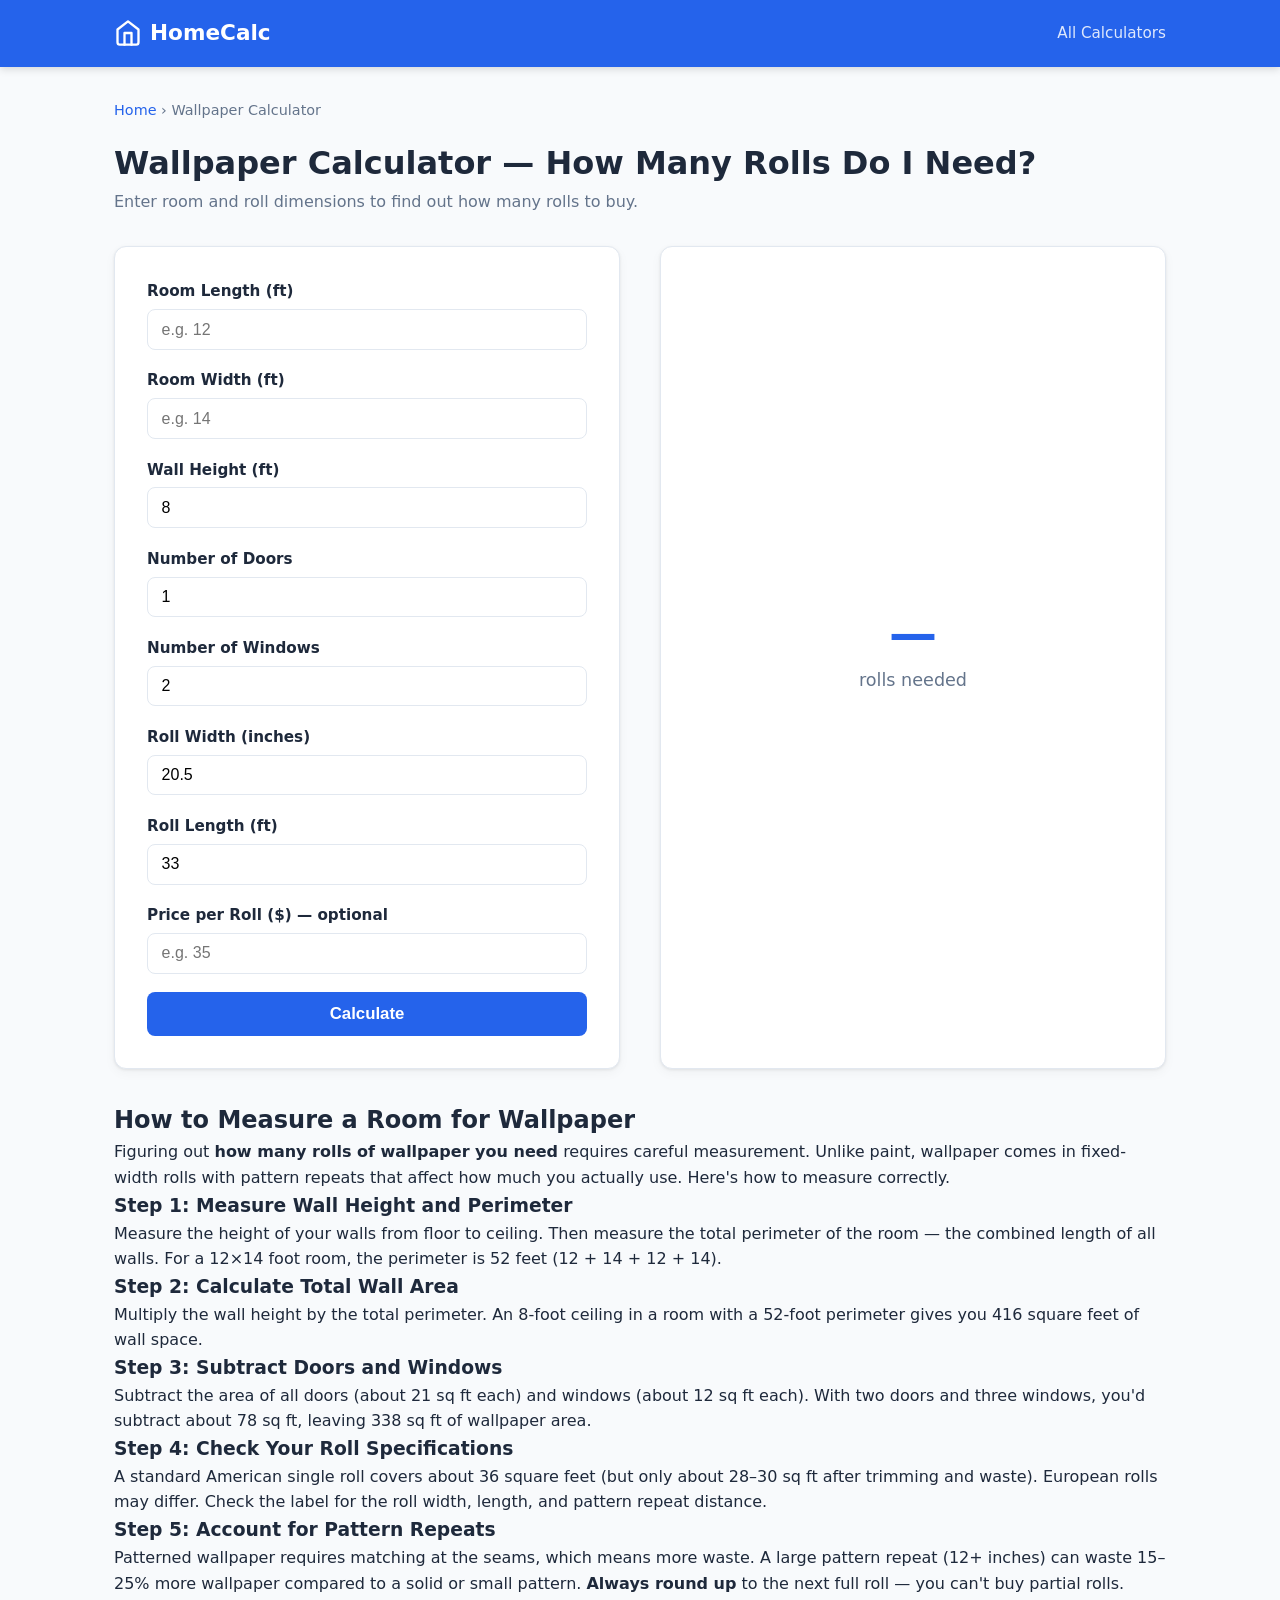
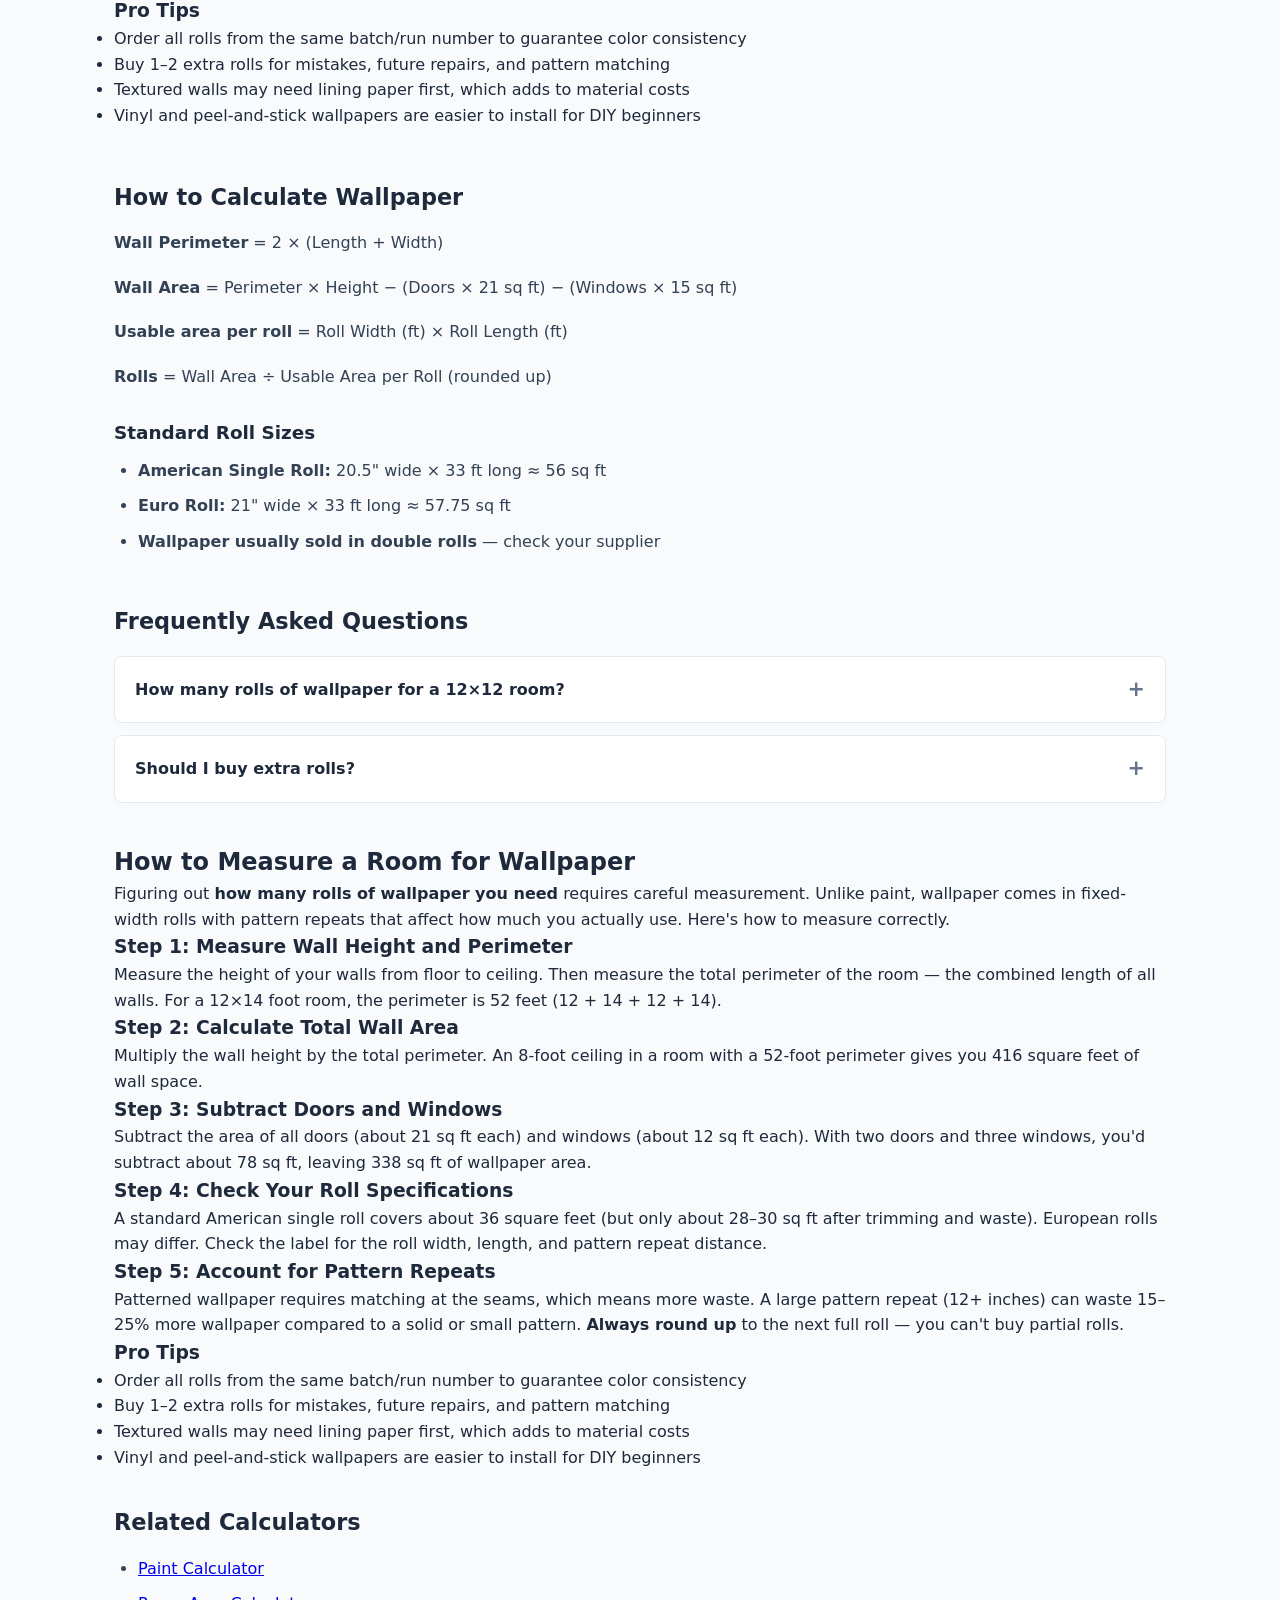
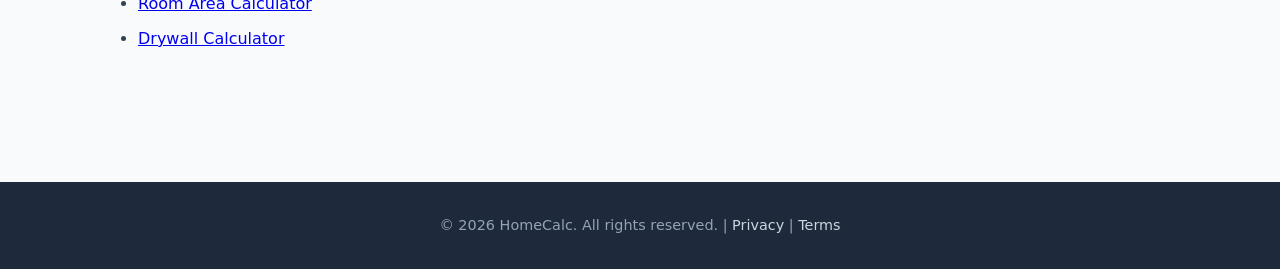
<file: wallpaper-calculator.html>
﻿<!DOCTYPE html>
<html lang="en">
<head>
  <meta charset="UTF-8">
  <meta name="viewport" content="width=device-width,initial-scale=1">
  <meta name="google-site-verification" content="Q2AYI2MsqWTyny8c1B74LeUb4-TZkfvewmYH_w3mawo" />
  <title>Wallpaper Calculator — How Many Rolls Do I Need? | HomeCalc</title>
  <meta name="description" content="How many rolls of wallpaper do I need? Enter room dimensions, roll size, and openings for an instant estimate. Free wallpaper roll calculator.">
    <link rel="icon" href="data:image/svg+xml,%3Csvg xmlns='http://www.w3.org/2000/svg' viewBox='0 0 100 100'%3E%3Ctext y='.9em' font-size='90'%3E%F0%9F%8F%A0%3C/text%3E%3C/svg%3E">
  <link rel="canonical" href="https://medabrigh93.github.io/homecalc-/wallpaper-calculator.html">
  <meta property="og:type" content="website">
  <meta property="og:title" content="Wallpaper Calculator - How Many Rolls Do I Need?">
  <meta property="og:description" content="Calculate how many rolls of wallpaper you need. Enter room dimensions, roll size, and subtract doors and windows.">
  <meta property="og:url" content="https://medabrigh93.github.io/homecalc-/wallpaper-calculator.html">
  <meta property="og:site_name" content="HomeCalc">
  <meta name="twitter:card" content="summary">
  <meta name="twitter:title" content="Wallpaper Calculator - How Many Rolls Do I Need?">
  <meta name="twitter:description" content="Calculate how many rolls of wallpaper you need. Enter room dimensions, roll size, and subtract doors and windows.">
  <link rel="stylesheet" href="css/style.css">
  <script type="application/ld+json">
  {
  "@context": "https://schema.org",
  "@type": "FAQPage",
  "mainEntity": [
    {
      "@type": "Question",
      "name": "How many rolls of wallpaper for a 12x12 room?",
      "acceptedAnswer": {
        "@type": "Answer",
        "text": "With 8 ft ceilings and standard rolls (20.5\" x 33'), you'd need about 7-8 single rolls after subtracting doors and windows."
      }
    },
    {
      "@type": "Question",
      "name": "Should I buy extra rolls?",
      "acceptedAnswer": {
        "@type": "Answer",
        "text": "Yes - buy 1-2 extra rolls to account for pattern matching, mistakes, and future repairs."
      }
    }
  ]
}
  </script>
  <script type="application/ld+json">
  {
  "@context": "https://schema.org",
  "@type": "BreadcrumbList",
  "itemListElement": [
    {
      "@type": "ListItem",
      "position": 1,
      "name": "Home",
      "item": "https://medabrigh93.github.io/homecalc-/"
    },
    {
      "@type": "ListItem",
      "position": 2,
      "name": "Wallpaper Calculator",
      "item": "https://medabrigh93.github.io/homecalc-/wallpaper-calculator.html"
    }
  ]
}
  </script>
<!-- Google tag (gtag.js) -->
  <script async src="https://www.googletagmanager.com/gtag/js?id=G-N9TH2XX9B9"></script>
  <script>
    window.dataLayer = window.dataLayer || [];
    function gtag(){dataLayer.push(arguments);}
    gtag('js', new Date());
    gtag('config', 'G-N9TH2XX9B9');
  </script>
</head>
<body>

<header class="site-header">
  <div class="wrap">
    <a href="./" class="logo">
      <svg viewBox="0 0 24 24" fill="none" stroke="currentColor" stroke-width="2" stroke-linecap="round" stroke-linejoin="round"><path d="M3 9l9-7 9 7v11a2 2 0 0 1-2 2H5a2 2 0 0 1-2-2z"/><polyline points="9 22 9 12 15 12 15 22"/></svg>
      HomeCalc
    </a>
    <nav><a href="./">All Calculators</a></nav>
  </div>
</header>

<main class="wrap">
  <div class="breadcrumb"><a href="./">Home</a> &rsaquo; Wallpaper Calculator</div>

  <h1>Wallpaper Calculator — How Many Rolls Do I Need?</h1>
  <p style="color:var(--muted);margin-bottom:1.5rem">Enter room and roll dimensions to find out how many rolls to buy.</p>

  <div class="calc-page">
    <div class="calc-form">
      <label for="roomL">Room Length (ft)</label>
      <input type="number" id="roomL" placeholder="e.g. 12" min="0" step="0.1">

      <label for="roomW">Room Width (ft)</label>
      <input type="number" id="roomW" placeholder="e.g. 14" min="0" step="0.1">

      <label for="roomH">Wall Height (ft)</label>
      <input type="number" id="roomH" value="8" min="0" step="0.1">

      <label for="doors">Number of Doors</label>
      <input type="number" id="doors" value="1" min="0">

      <label for="windows">Number of Windows</label>
      <input type="number" id="windows" value="2" min="0">

      <label for="rollW">Roll Width (inches)</label>
      <input type="number" id="rollW" value="20.5" min="0.1" step="0.1">

      <label for="rollL">Roll Length (ft)</label>
      <input type="number" id="rollL" value="33" min="0.1" step="0.1">

      <label for="priceRoll">Price per Roll ($) — optional</label>
      <input type="number" id="priceRoll" placeholder="e.g. 35" min="0" step="0.01">

      <button class="btn" onclick="calculateWallpaper()">Calculate</button>
    </div>

    <div class="calc-result">
      <div class="big-number" id="result-rolls">—</div>
      <div class="unit">rolls needed</div>
      <div class="detail" id="result-detail"></div>
    </div>
  </div>


  <section class="calc-section" style="margin-top:2rem">
    <h2>How to Measure a Room for Wallpaper</h2>
    <p>Figuring out <strong>how many rolls of wallpaper you need</strong> requires careful measurement. Unlike paint, wallpaper comes in fixed-width rolls with pattern repeats that affect how much you actually use. Here's how to measure correctly.</p>
    <h3>Step 1: Measure Wall Height and Perimeter</h3>
    <p>Measure the height of your walls from floor to ceiling. Then measure the total perimeter of the room — the combined length of all walls. For a 12&times;14 foot room, the perimeter is 52 feet (12 + 14 + 12 + 14).</p>
    <h3>Step 2: Calculate Total Wall Area</h3>
    <p>Multiply the wall height by the total perimeter. An 8-foot ceiling in a room with a 52-foot perimeter gives you 416 square feet of wall space.</p>
    <h3>Step 3: Subtract Doors and Windows</h3>
    <p>Subtract the area of all doors (about 21 sq ft each) and windows (about 12 sq ft each). With two doors and three windows, you'd subtract about 78 sq ft, leaving 338 sq ft of wallpaper area.</p>
    <h3>Step 4: Check Your Roll Specifications</h3>
    <p>A standard American single roll covers about 36 square feet (but only about 28&ndash;30 sq ft after trimming and waste). European rolls may differ. Check the label for the roll width, length, and pattern repeat distance.</p>
    <h3>Step 5: Account for Pattern Repeats</h3>
    <p>Patterned wallpaper requires matching at the seams, which means more waste. A large pattern repeat (12+ inches) can waste 15&ndash;25% more wallpaper compared to a solid or small pattern. <strong>Always round up</strong> to the next full roll — you can't buy partial rolls.</p>
    <h3>Pro Tips</h3>
    <ul>
      <li>Order all rolls from the same batch/run number to guarantee color consistency</li>
      <li>Buy 1&ndash;2 extra rolls for mistakes, future repairs, and pattern matching</li>
      <li>Textured walls may need lining paper first, which adds to material costs</li>
      <li>Vinyl and peel-and-stick wallpapers are easier to install for DIY beginners</li>
    </ul>
  </section>

  <!-- AD SLOT: Paste your AdSense code here --><div class="ad-slot"></div>

  <section class="info-section">
    <h2>How to Calculate Wallpaper</h2>
    <p><strong>Wall Perimeter</strong> = 2 × (Length + Width)</p>
    <p><strong>Wall Area</strong> = Perimeter × Height − (Doors × 21 sq ft) − (Windows × 15 sq ft)</p>
    <p><strong>Usable area per roll</strong> = Roll Width (ft) × Roll Length (ft)</p>
    <p><strong>Rolls</strong> = Wall Area ÷ Usable Area per Roll (rounded up)</p>

    <h3>Standard Roll Sizes</h3>
    <ul>
      <li><strong>American Single Roll:</strong> 20.5" wide × 33 ft long ≈ 56 sq ft</li>
      <li><strong>Euro Roll:</strong> 21" wide × 33 ft long ≈ 57.75 sq ft</li>
      <li><strong>Wallpaper usually sold in double rolls</strong> — check your supplier</li>
    </ul>
  </section>

  <section class="faq">
    <h2>Frequently Asked Questions</h2>
    <div class="faq-item">
      <div class="faq-q">How many rolls of wallpaper for a 12×12 room?</div>
      <div class="faq-a">With 8 ft ceilings and standard rolls (20.5" × 33'), you'd need about 7–8 single rolls after subtracting doors and windows.</div>
    </div>
    <div class="faq-item">
      <div class="faq-q">Should I buy extra rolls?</div>
      <div class="faq-a">Yes — buy 1–2 extra rolls to account for pattern matching, mistakes, and future repairs. Dye lots can vary between batches.</div>
    </div>
  </section>


  <section class="calc-section" style="margin-top:2rem">
    <h2>How to Measure a Room for Wallpaper</h2>
    <p>Figuring out <strong>how many rolls of wallpaper you need</strong> requires careful measurement. Unlike paint, wallpaper comes in fixed-width rolls with pattern repeats that affect how much you actually use. Here's how to measure correctly.</p>
    <h3>Step 1: Measure Wall Height and Perimeter</h3>
    <p>Measure the height of your walls from floor to ceiling. Then measure the total perimeter of the room — the combined length of all walls. For a 12&times;14 foot room, the perimeter is 52 feet (12 + 14 + 12 + 14).</p>
    <h3>Step 2: Calculate Total Wall Area</h3>
    <p>Multiply the wall height by the total perimeter. An 8-foot ceiling in a room with a 52-foot perimeter gives you 416 square feet of wall space.</p>
    <h3>Step 3: Subtract Doors and Windows</h3>
    <p>Subtract the area of all doors (about 21 sq ft each) and windows (about 12 sq ft each). With two doors and three windows, you'd subtract about 78 sq ft, leaving 338 sq ft of wallpaper area.</p>
    <h3>Step 4: Check Your Roll Specifications</h3>
    <p>A standard American single roll covers about 36 square feet (but only about 28&ndash;30 sq ft after trimming and waste). European rolls may differ. Check the label for the roll width, length, and pattern repeat distance.</p>
    <h3>Step 5: Account for Pattern Repeats</h3>
    <p>Patterned wallpaper requires matching at the seams, which means more waste. A large pattern repeat (12+ inches) can waste 15&ndash;25% more wallpaper compared to a solid or small pattern. <strong>Always round up</strong> to the next full roll — you can't buy partial rolls.</p>
    <h3>Pro Tips</h3>
    <ul>
      <li>Order all rolls from the same batch/run number to guarantee color consistency</li>
      <li>Buy 1&ndash;2 extra rolls for mistakes, future repairs, and pattern matching</li>
      <li>Textured walls may need lining paper first, which adds to material costs</li>
      <li>Vinyl and peel-and-stick wallpapers are easier to install for DIY beginners</li>
    </ul>
  </section>

  <!-- AD SLOT: Paste your AdSense code here --><div class="ad-slot"></div>

  <section class="info-section" style="margin-top:2rem">
    <h2>Related Calculators</h2>
    <ul>
    <li><a href="paint-calculator.html">Paint Calculator</a></li>
    <li><a href="room-area-calculator.html">Room Area Calculator</a></li>
    <li><a href="drywall-calculator.html">Drywall Calculator</a></li>
    </ul>
  </section>
</main>

<footer class="site-footer">
  <p>&copy; 2026 HomeCalc. All rights reserved. | <a href="privacy.html">Privacy</a> | <a href="terms.html">Terms</a></p>
</footer>

<script src="js/main.js" defer></script>
<script>
function calculateWallpaper() {
  const roomL = getVal('roomL');
  const roomW = getVal('roomW');
  const roomH = getVal('roomH');
  const doors = getVal('doors');
  const windows = getVal('windows');
  const rollW = getVal('rollW') / 12; // to feet
  const rollL = getVal('rollL');
  const price = getVal('priceRoll');

  const perimeter = 2 * (roomL + roomW);
  const wallArea = perimeter * roomH;
  const subtract = doors * 21 + windows * 15;
  const netArea = Math.max(0, wallArea - subtract);

  const rollArea = rollW * rollL;
  const rolls = Math.ceil(netArea / rollArea);
  const withExtra = rolls + 1; // always add 1 extra roll

  setResult('result-rolls', withExtra);
  let detail = `Wall area: ${wallArea.toFixed(0)} sq ft<br>` +
    `After doors/windows: ${netArea.toFixed(0)} sq ft<br>` +
    `Roll coverage: ${rollArea.toFixed(1)} sq ft<br>` +
    `Rolls needed: ${rolls} + 1 extra`;
  if (price > 0) {
    detail += `<br><strong>Est. cost: $${(withExtra * price).toFixed(2)}</strong>`;
  }
  document.getElementById('result-detail').innerHTML = detail;
}
</script>
</body>
</html>
</file>
<file: css/style.css>
*,*::before,*::after{box-sizing:border-box;margin:0;padding:0}
:root{
  --primary:#2563eb;
  --primary-dark:#1d4ed8;
  --accent:#f59e0b;
  --bg:#f8fafc;
  --card:#fff;
  --text:#1e293b;
  --muted:#64748b;
  --border:#e2e8f0;
  --radius:12px;
  --shadow:0 1px 3px rgba(0,0,0,.08),0 4px 12px rgba(0,0,0,.04);
  --max-w:1100px;
}
html{font-size:16px;scroll-behavior:smooth}
body{font-family:'Segoe UI',system-ui,-apple-system,sans-serif;background:var(--bg);color:var(--text);line-height:1.6}

/* HEADER */
.site-header{background:var(--primary);color:#fff;padding:1rem 0;position:sticky;top:0;z-index:100;box-shadow:0 2px 8px rgba(0,0,0,.15)}
.site-header .wrap{max-width:var(--max-w);margin:auto;padding:0 1.5rem;display:flex;align-items:center;justify-content:space-between}
.site-header a{color:#fff;text-decoration:none}
.logo{font-size:1.35rem;font-weight:700;display:flex;align-items:center;gap:.5rem}
.logo svg{width:28px;height:28px}
nav a{margin-left:1.5rem;font-size:.95rem;opacity:.85;transition:opacity .2s}
nav a:hover{opacity:1}

/* HERO */
.hero{background:linear-gradient(135deg,var(--primary),var(--primary-dark));color:#fff;padding:3.5rem 1.5rem;text-align:center}
.hero h1{font-size:2.2rem;margin-bottom:.75rem}
.hero p{font-size:1.15rem;opacity:.9;max-width:600px;margin:auto}

/* MAIN */
.wrap{max-width:var(--max-w);margin:auto;padding:2rem 1.5rem}

/* CALCULATOR GRID (homepage) */
.calc-grid{display:grid;grid-template-columns:repeat(auto-fill,minmax(280px,1fr));gap:1.5rem;margin-top:1.5rem}
.calc-card{background:var(--card);border:1px solid var(--border);border-radius:var(--radius);padding:1.75rem;text-decoration:none;color:var(--text);transition:transform .2s,box-shadow .2s;box-shadow:var(--shadow)}
.calc-card:hover{transform:translateY(-3px);box-shadow:0 6px 20px rgba(0,0,0,.1)}
.calc-card .icon{font-size:2rem;margin-bottom:.75rem}
.calc-card h2{font-size:1.15rem;margin-bottom:.4rem}
.calc-card p{font-size:.9rem;color:var(--muted)}

/* CALCULATOR PAGE LAYOUT */
.calc-page{display:grid;grid-template-columns:1fr 1fr;gap:2.5rem;margin:2rem 0}
@media(max-width:768px){.calc-page{grid-template-columns:1fr}}
.calc-form{background:var(--card);border:1px solid var(--border);border-radius:var(--radius);padding:2rem;box-shadow:var(--shadow)}
.calc-result{background:var(--card);border:1px solid var(--border);border-radius:var(--radius);padding:2rem;box-shadow:var(--shadow);display:flex;flex-direction:column;justify-content:center;align-items:center;text-align:center;min-height:200px}
.calc-result .big-number{font-size:3rem;font-weight:700;color:var(--primary);line-height:1.2}
.calc-result .unit{font-size:1.1rem;color:var(--muted);margin-top:.25rem}
.calc-result .detail{margin-top:1rem;font-size:.95rem;color:var(--muted)}

/* FORMS */
label{display:block;font-weight:600;margin-bottom:.35rem;font-size:.95rem}
input[type="number"],select{width:100%;padding:.65rem .85rem;border:1px solid var(--border);border-radius:8px;font-size:1rem;margin-bottom:1.15rem;transition:border-color .2s}
input[type="number"]:focus,select:focus{outline:none;border-color:var(--primary);box-shadow:0 0 0 3px rgba(37,99,235,.15)}
.input-group{position:relative}
.input-group .suffix{position:absolute;right:.85rem;top:50%;transform:translateY(-50%);color:var(--muted);font-size:.9rem;pointer-events:none}
.btn{display:inline-block;background:var(--primary);color:#fff;border:none;padding:.75rem 2rem;border-radius:8px;font-size:1.05rem;font-weight:600;cursor:pointer;transition:background .2s;width:100%}
.btn:hover{background:var(--primary-dark)}

/* INFO SECTION */
.info-section{margin:3rem 0;line-height:1.8}
.info-section h2{font-size:1.4rem;margin-bottom:.75rem;color:var(--text)}
.info-section h3{font-size:1.15rem;margin:1.5rem 0 .5rem}
.info-section p{margin-bottom:1rem;color:#334155}
.info-section ul{margin:0 0 1rem 1.5rem}
.info-section li{margin-bottom:.4rem;color:#334155}

/* FAQ */
.faq{margin:2.5rem 0}
.faq h2{font-size:1.4rem;margin-bottom:1rem}
.faq-item{border:1px solid var(--border);border-radius:8px;margin-bottom:.75rem;overflow:hidden}
.faq-q{padding:1rem 1.25rem;font-weight:600;cursor:pointer;display:flex;justify-content:space-between;align-items:center;background:var(--card)}
.faq-q::after{content:'+';font-size:1.3rem;color:var(--muted);transition:transform .2s}
.faq-item.open .faq-q::after{transform:rotate(45deg)}
.faq-a{padding:0 1.25rem;max-height:0;overflow:hidden;transition:max-height .3s ease,padding .3s ease}
.faq-item.open .faq-a{max-height:300px;padding:0 1.25rem 1rem}

/* BREADCRUMB */
.breadcrumb{font-size:.9rem;color:var(--muted);margin-bottom:1rem}
.breadcrumb a{color:var(--primary);text-decoration:none}
.breadcrumb a:hover{text-decoration:underline}

/* FOOTER */
.site-footer{background:#1e293b;color:#94a3b8;text-align:center;padding:2rem 1.5rem;margin-top:3rem;font-size:.9rem}
.site-footer a{color:#cbd5e1;text-decoration:none}
.site-footer a:hover{color:#fff}

/* AD SLOT — hidden until you paste your AdSense code */
.ad-slot:empty{display:none}
</file>
